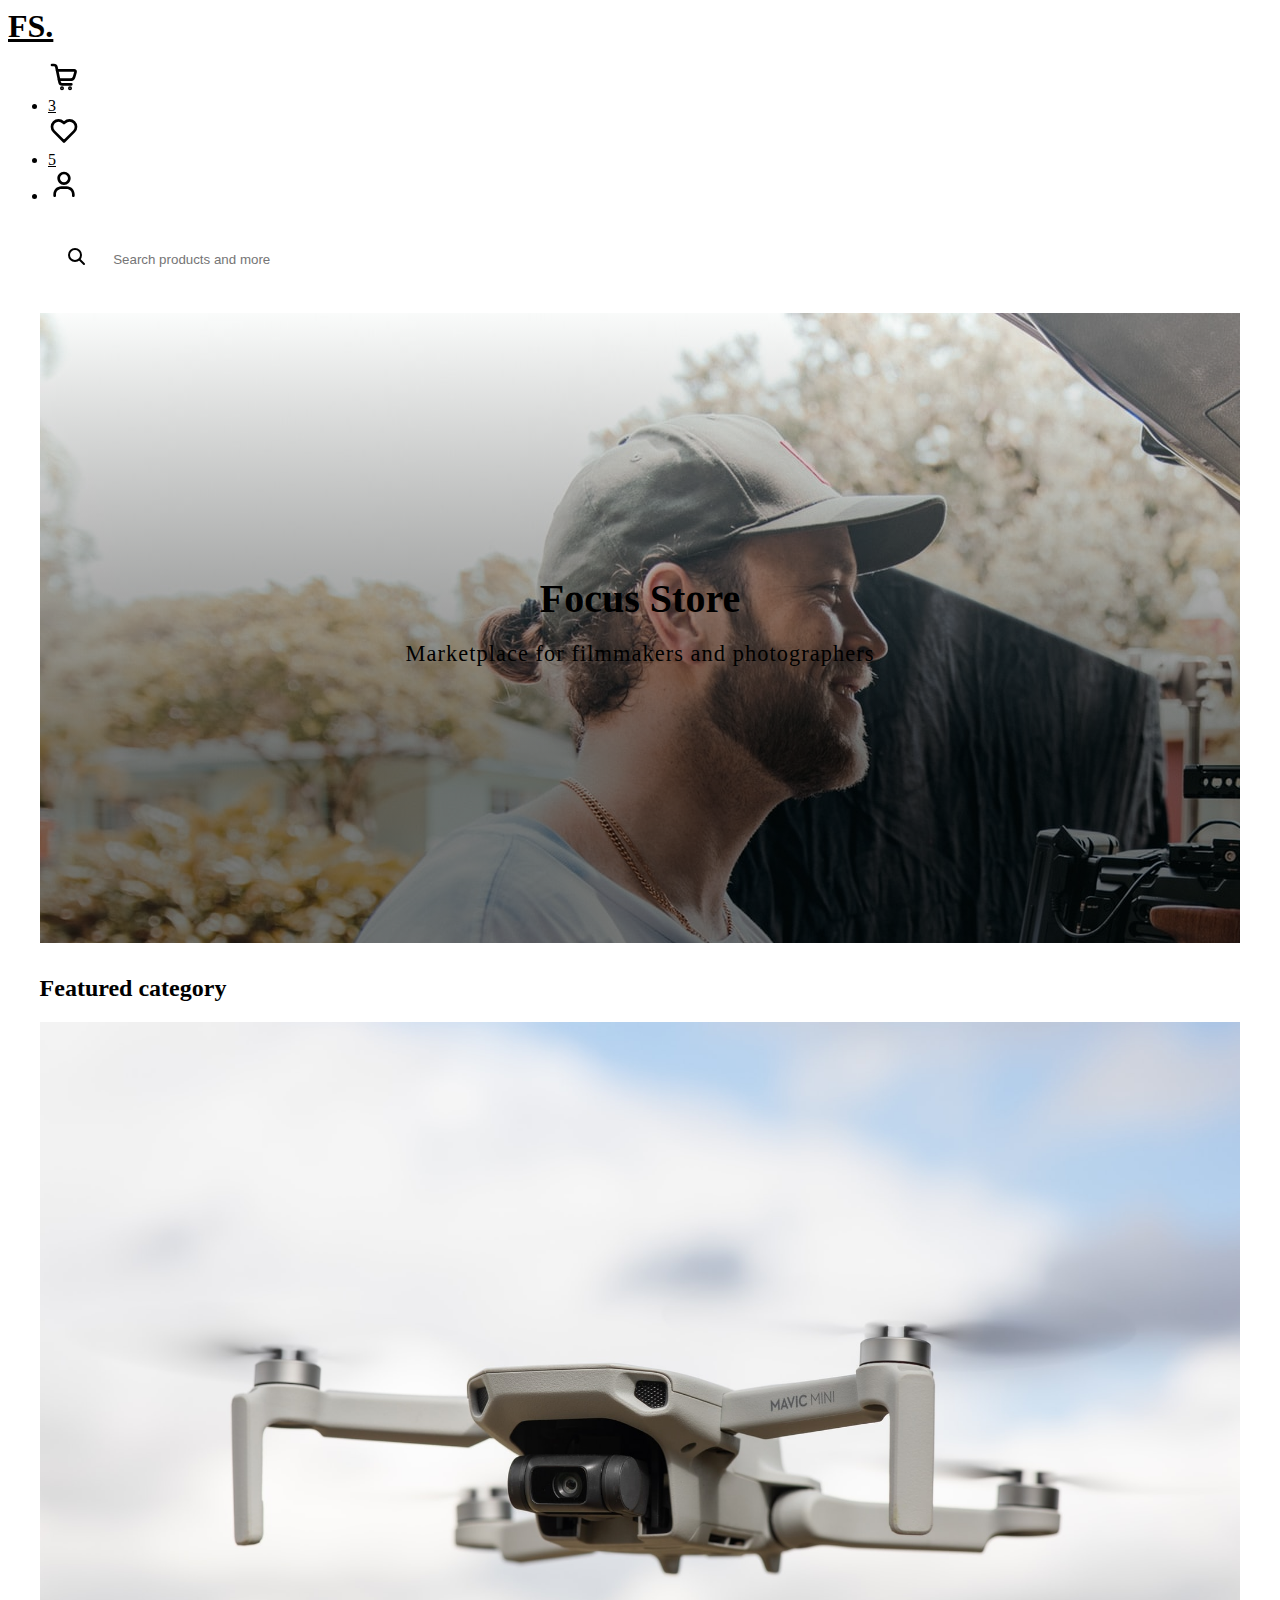
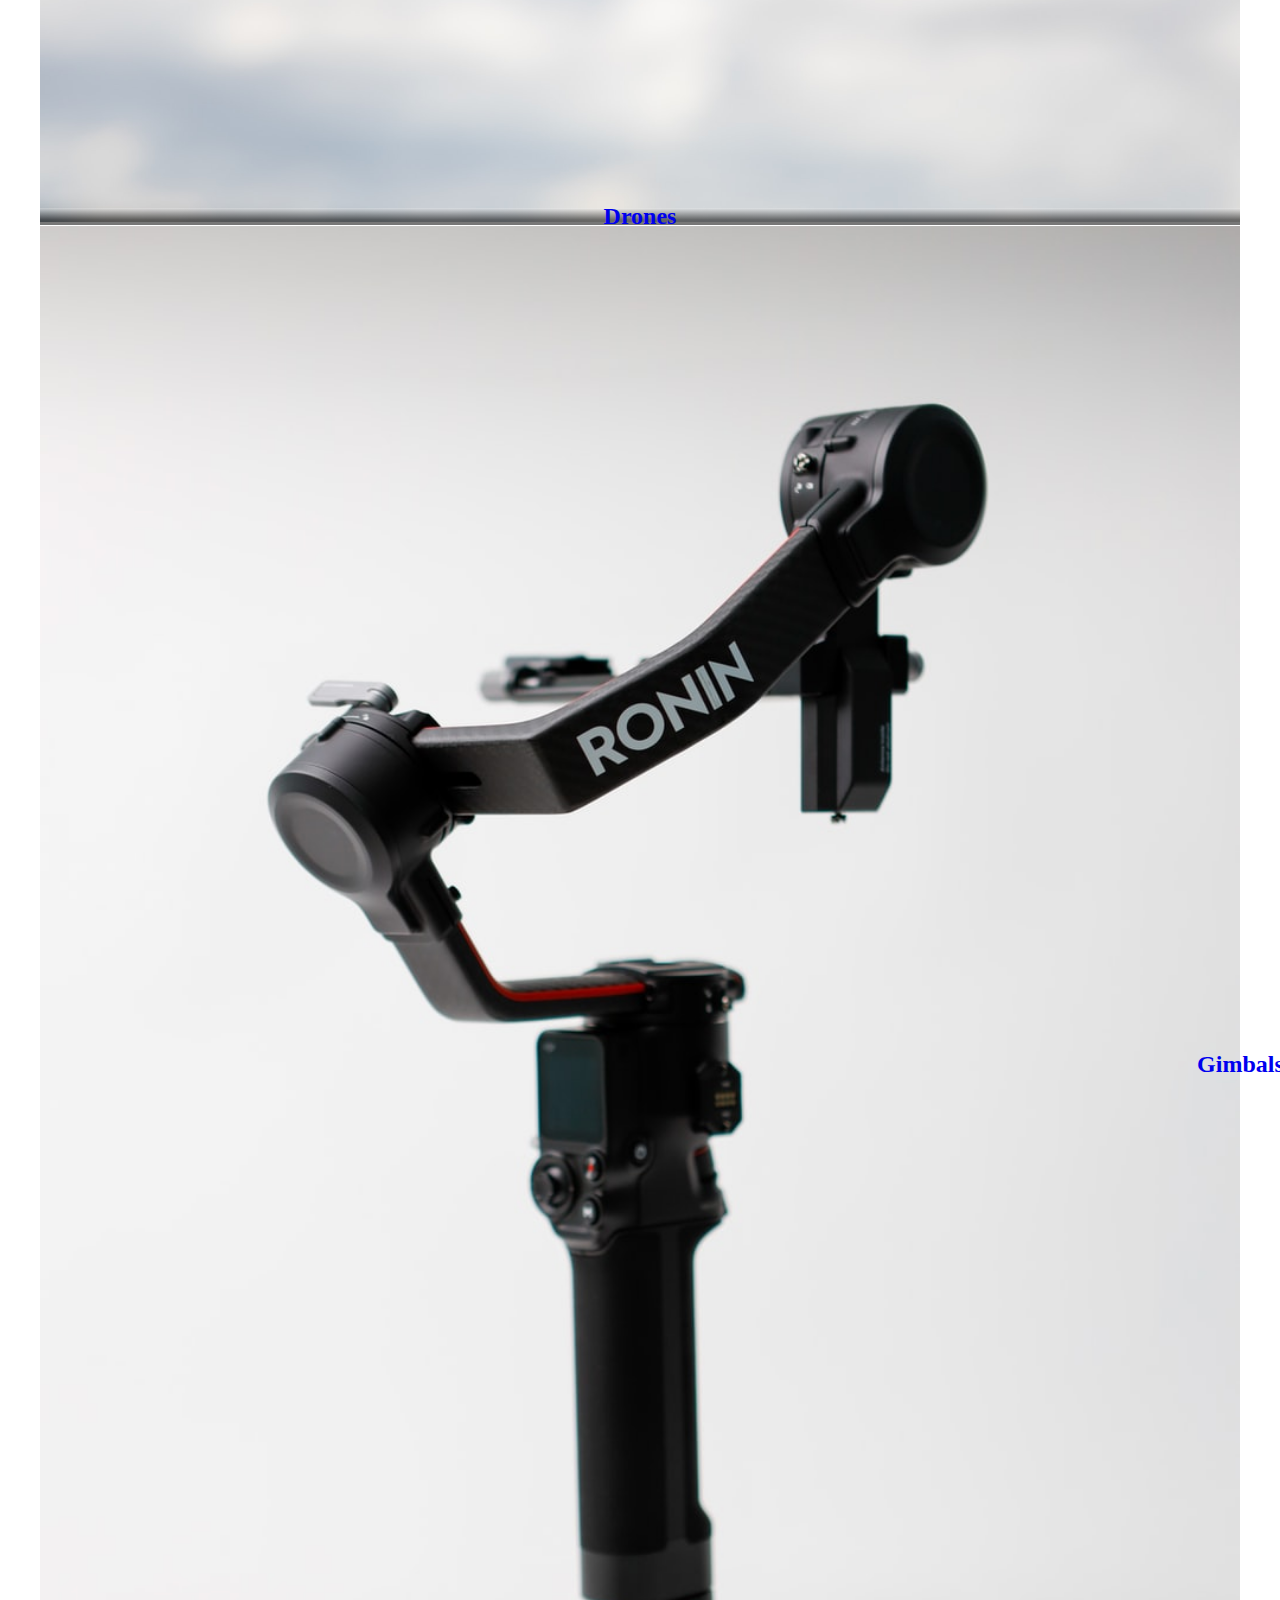
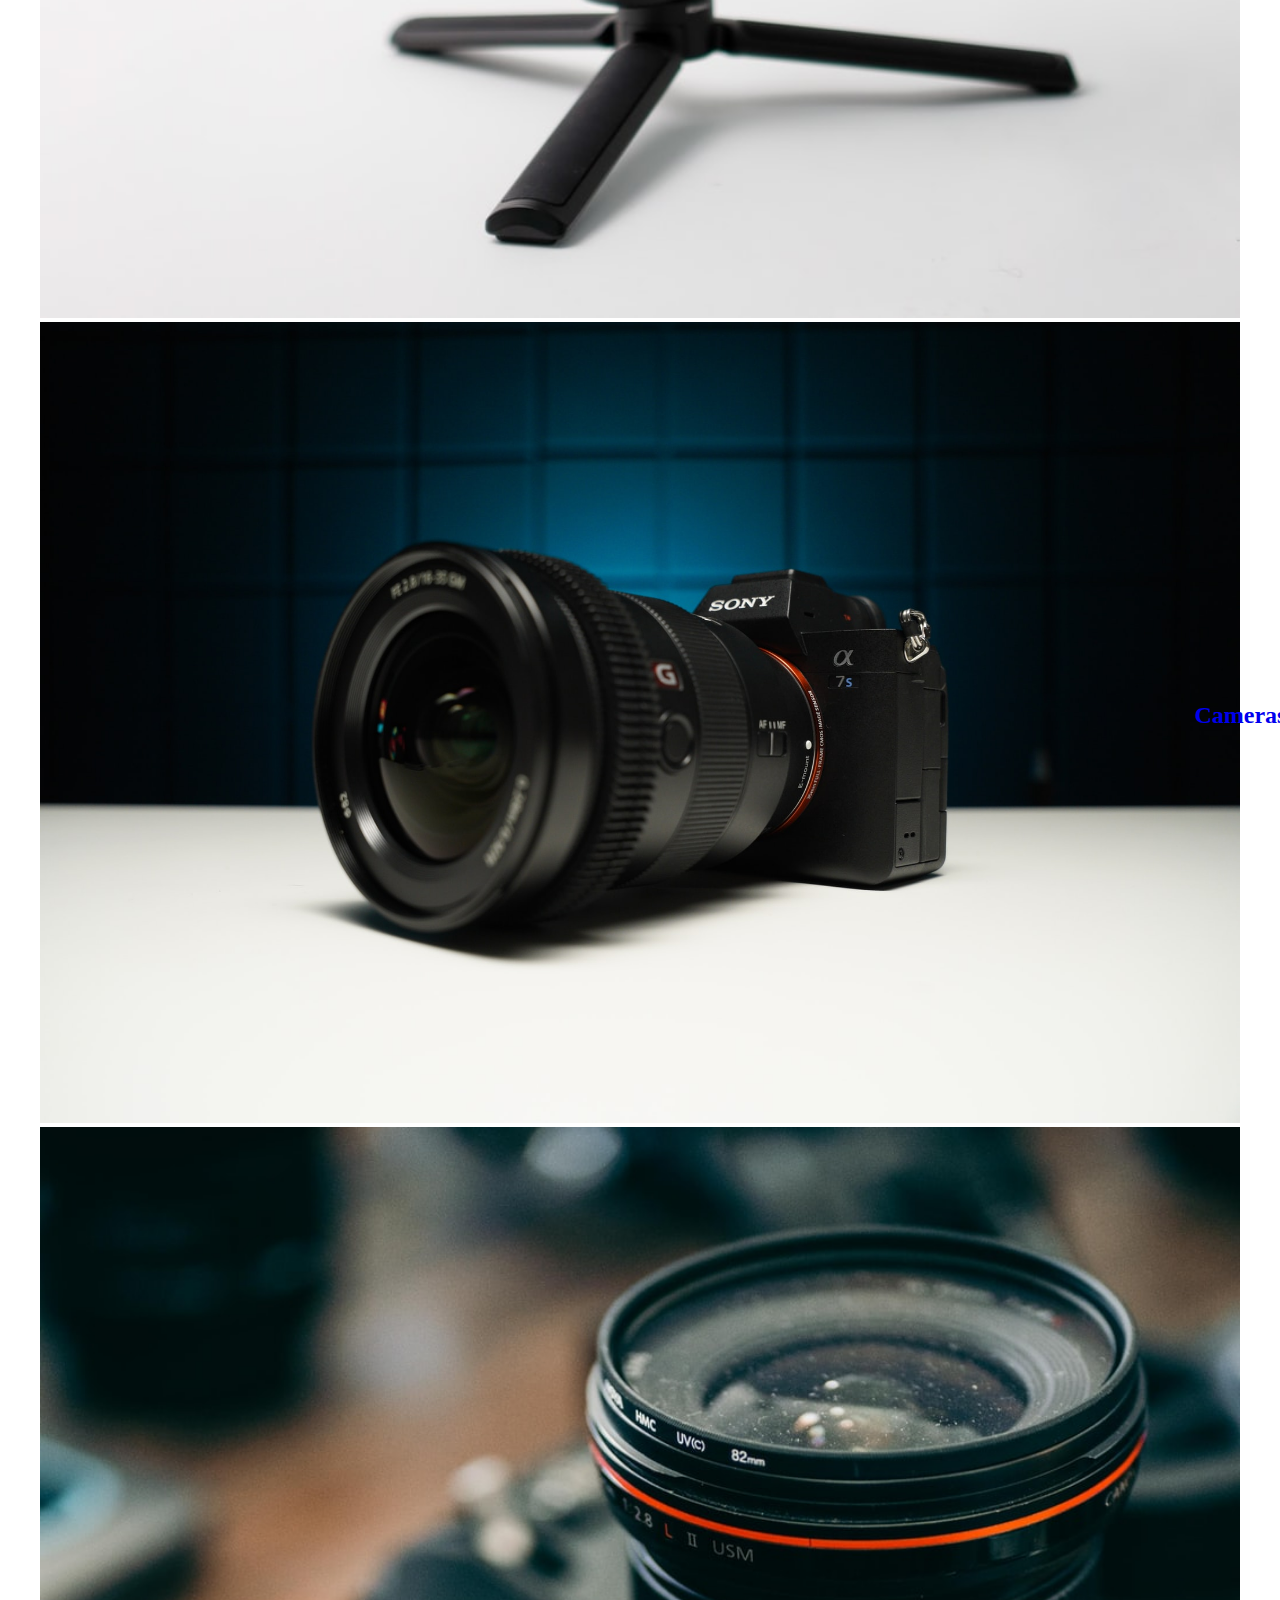
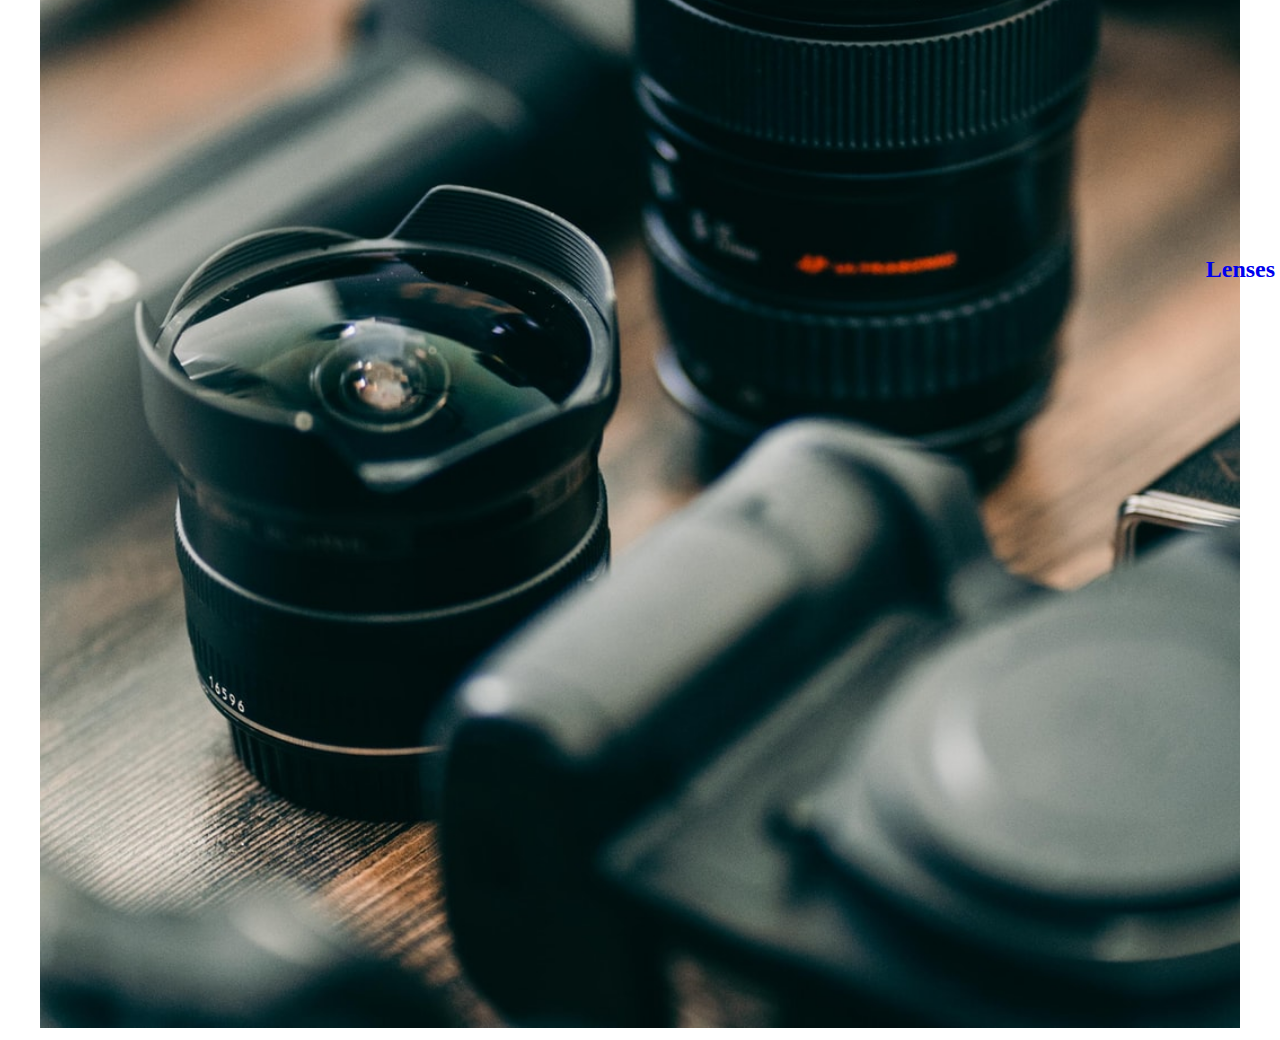
<file: index.html>
<!DOCTYPE html>
<html lang="en">
  <head>
    <meta charset="UTF-8" />
    <meta http-equiv="X-UA-Compatible" content="IE=edge" />
    <meta name="viewport" content="width=device-width, initial-scale=1.0" />
    <link
      rel="icon"
      href="data:image/svg+xml,<svg xmlns=%22http://www.w3.org/2000/svg%22 viewBox=%220 0 100 100%22><text y=%22.9em%22 font-size=%2290%22>📷</text></svg>"
    />
    <link
      href="https://fonts.googleapis.com/css?family=Material+Icons|Material+Icons+Outlined|Material+Icons+Two+Tone|Material+Icons+Round|Material+Icons+Sharp"
      rel="stylesheet"
    />
    <link
      rel="stylesheet"
      href="https://focus-ui.netlify.app/css/components.css"
    />
    <link rel="stylesheet" href="./css/home.css" />
    <title>Home | Focus Store</title>
  </head>
  <body>
    <nav class="navbar">
      <div class="logo">
        <a href="/">FS.</a>
      </div>

      <ul role="list" class="links">
        <li>
          <a class="nav-link" href="./pages/cart.html">
            <div class="icon-badge">
              <img class="icon" src="./assets/icons/cart.svg" alt="cart icon" />
              <div>3</div>
            </div>
          </a>
        </li>
        <li>
          <a class="nav-link" href="./pages/wishlist.html">
            <div class="icon-badge">
              <img
                class="icon"
                src="./assets/icons/wishlist.svg"
                alt="wishlist"
              />
              <div>5</div>
            </div>
          </a>
        </li>
        <li>
          <a class="nav-link" href="./pages/signup.html">
            <div class="icon-badge">
              <img
                class="icon"
                src="./assets/icons/user.svg"
                alt="user-profile icon"
              />
            </div>
          </a>
        </li>
      </ul>
    </nav>

    <div class="wrapper">
      <div class="search-bar">
        <label for="search">
          <img
            class="search-bar-icon"
            src="./assets/icons/search.svg"
            alt="search icon"
          />
        </label>
        <input
          id="search"
          type="text"
          autocomplete="off"
          placeholder="Search products and more"
        />
      </div>

      <header class="hero-section">
        <div class="overlay">
          <h1 class="hero-title">Focus Store</h1>
          <p class="hero-description">
            Marketplace for filmmakers and photographers
          </p>
        </div>
        <img src="./assets/hero section/hero-banner.jpeg" alt="hero banner" />
      </header>

      <h2 class="text-xl text-center m-xl-tb">Featured category</h2>

      <div class="grid-container auto m-md-tb">
        <a href="./pages/drones.html" class="category-card">
          <div class="overlay">
            <h2>Drones</h2>
          </div>
          <img src="./assets/category/drone.jpeg" alt="drone" />
        </a>
        <a href="./pages/gimbals.html" class="category-card">
          <div class="overlay">
            <h2>Gimbals</h2>
          </div>
          <img src="./assets/category/gimbal.jpeg" alt="gimbal" />
        </a>
        <a href="./pages/cameras.html" class="category-card">
          <div class="overlay">
            <h2>Cameras</h2>
          </div>
          <img src="./assets/category/camera.jpeg" alt="camera" />
        </a>
        <a href="./pages/lenses.html" class="category-card">
          <div class="overlay">
            <h2>Lenses</h2>
          </div>
          <img src="./assets/category/lenses.jpeg" alt="lenses" />
        </a>
      </div>
    </div>
  </body>
</html>
</file>
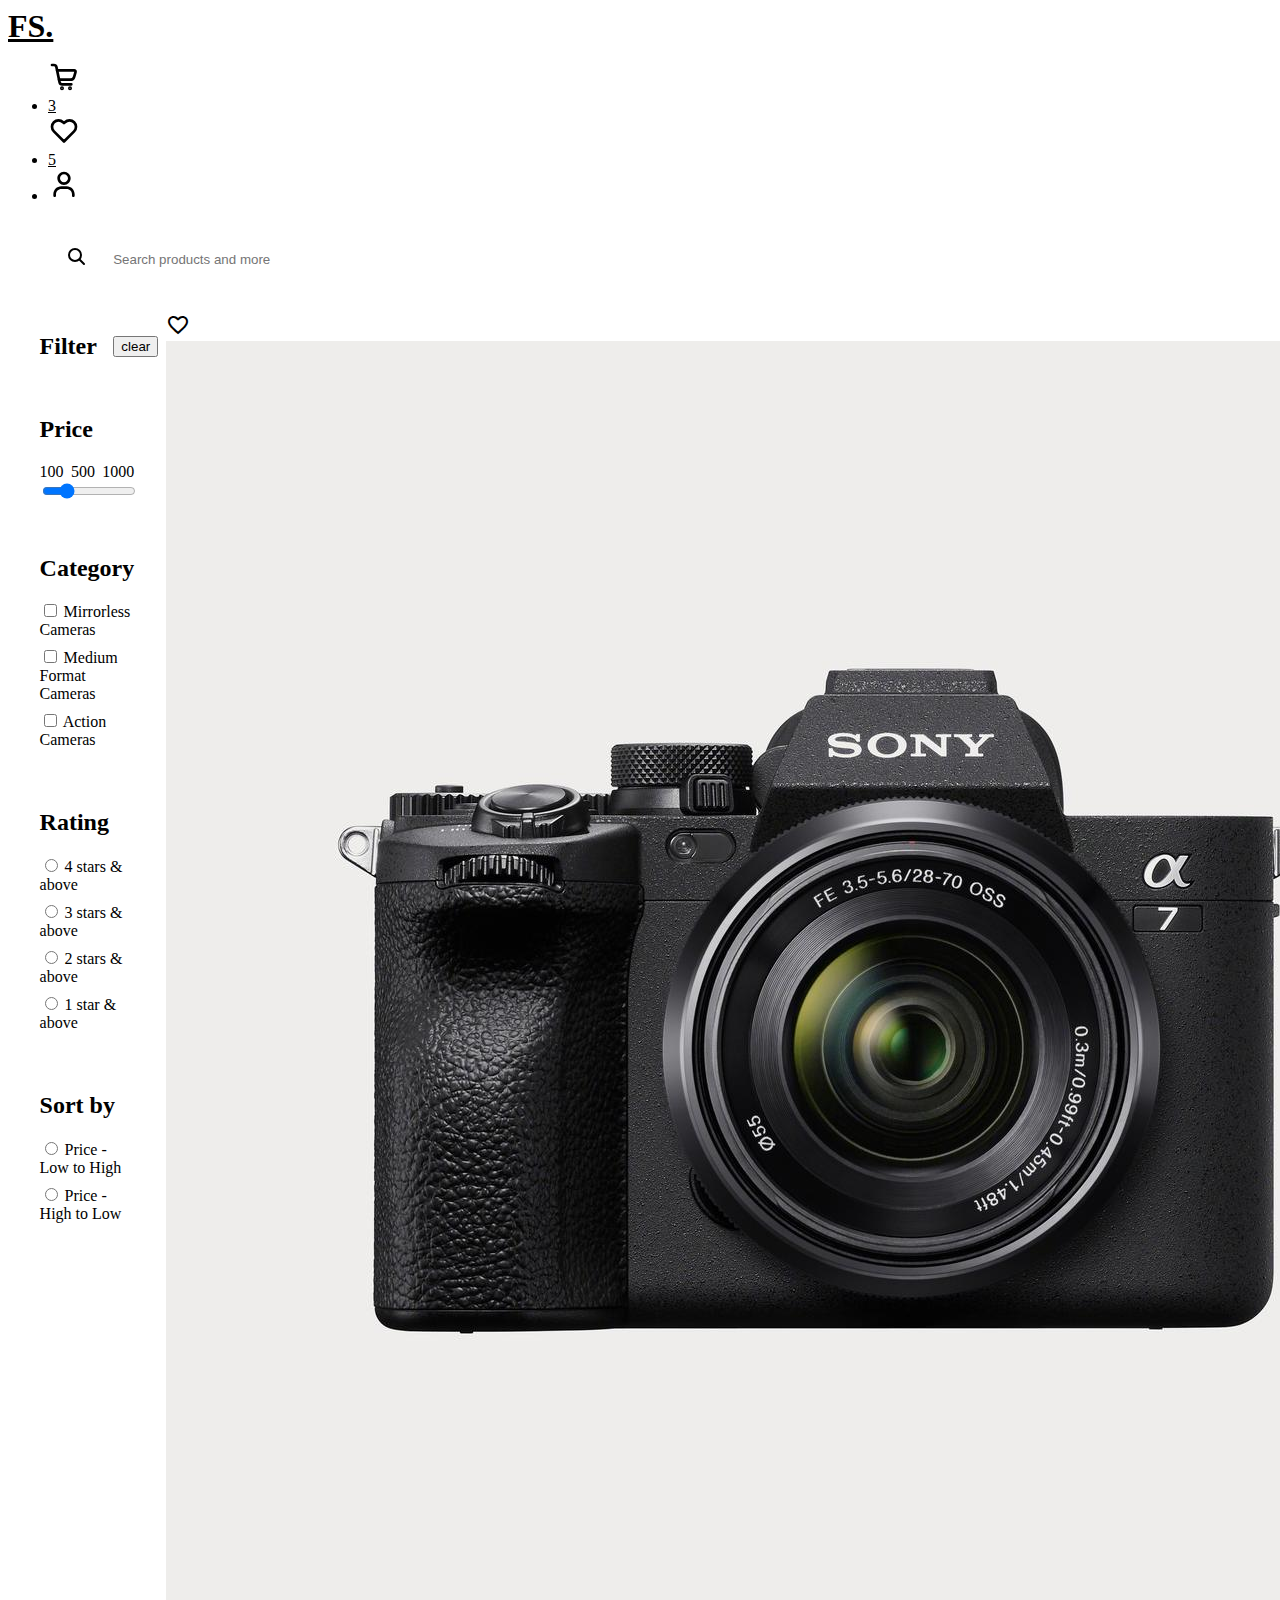
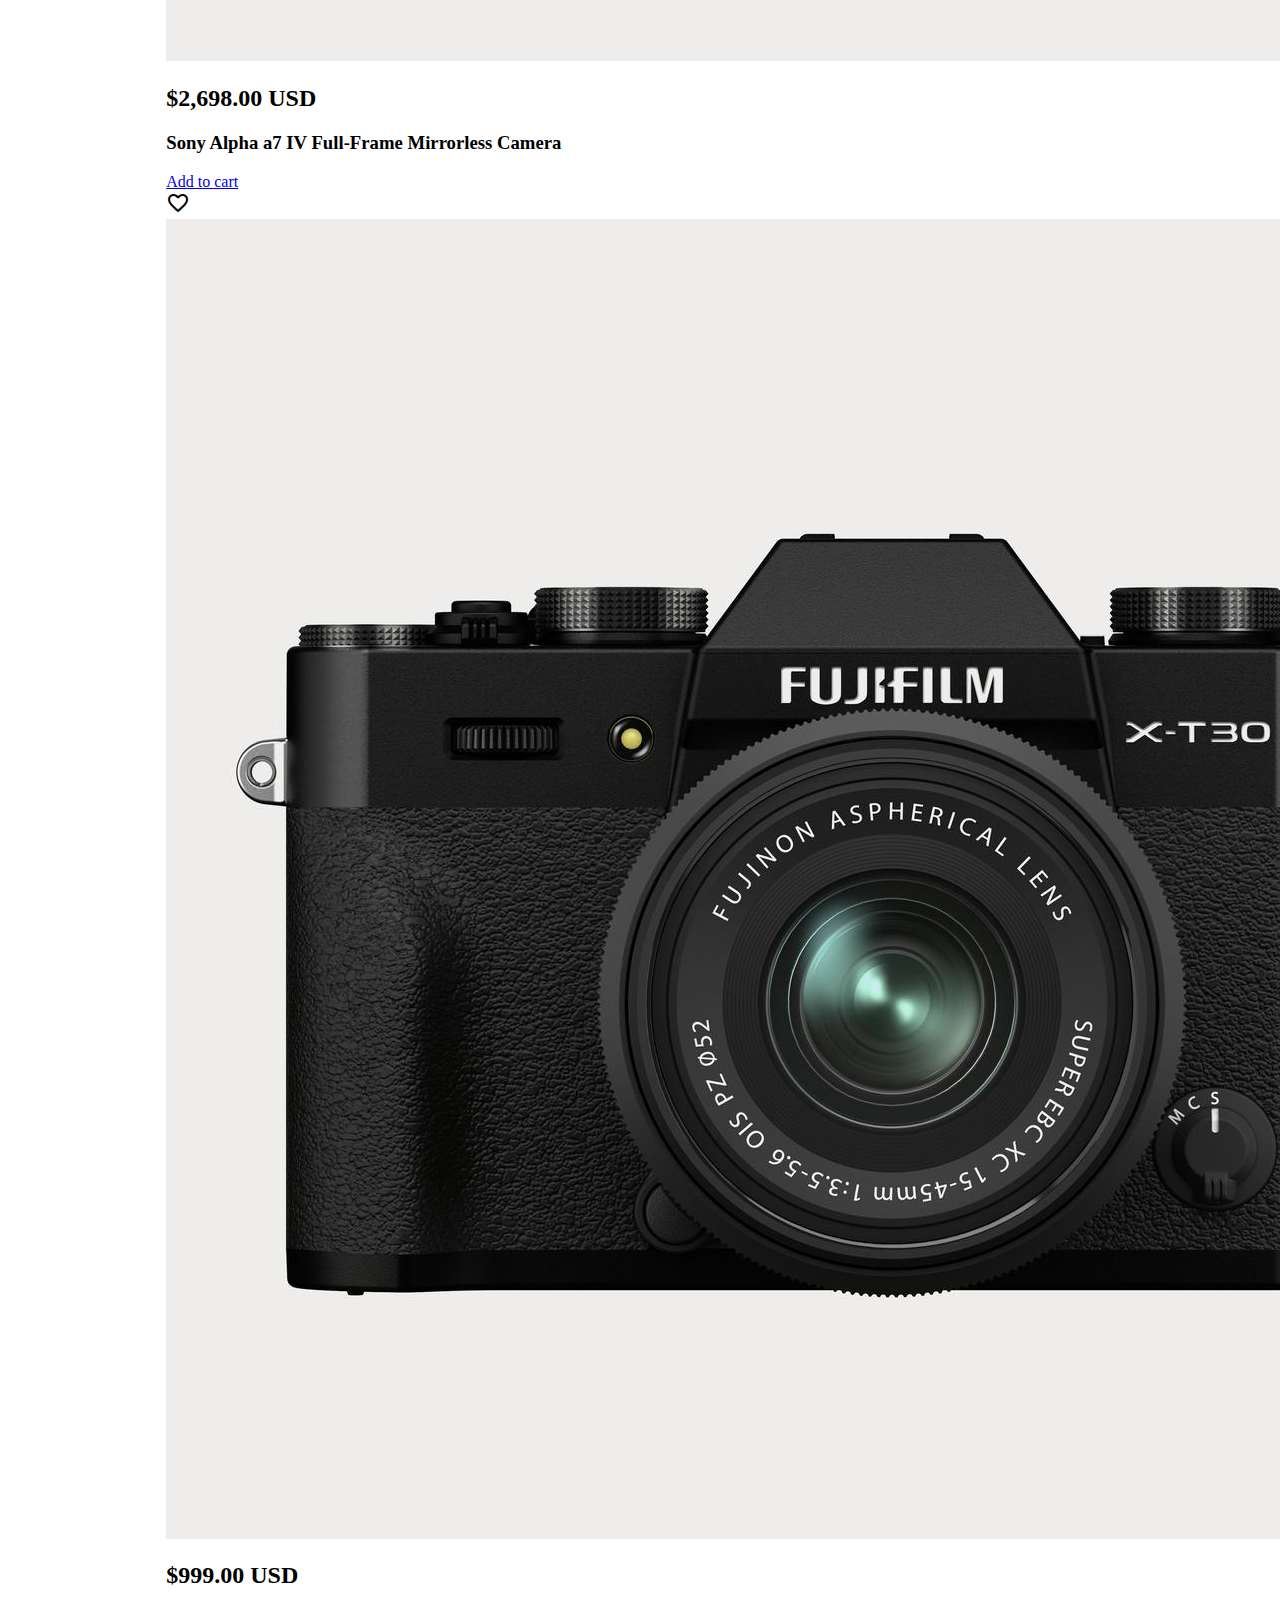
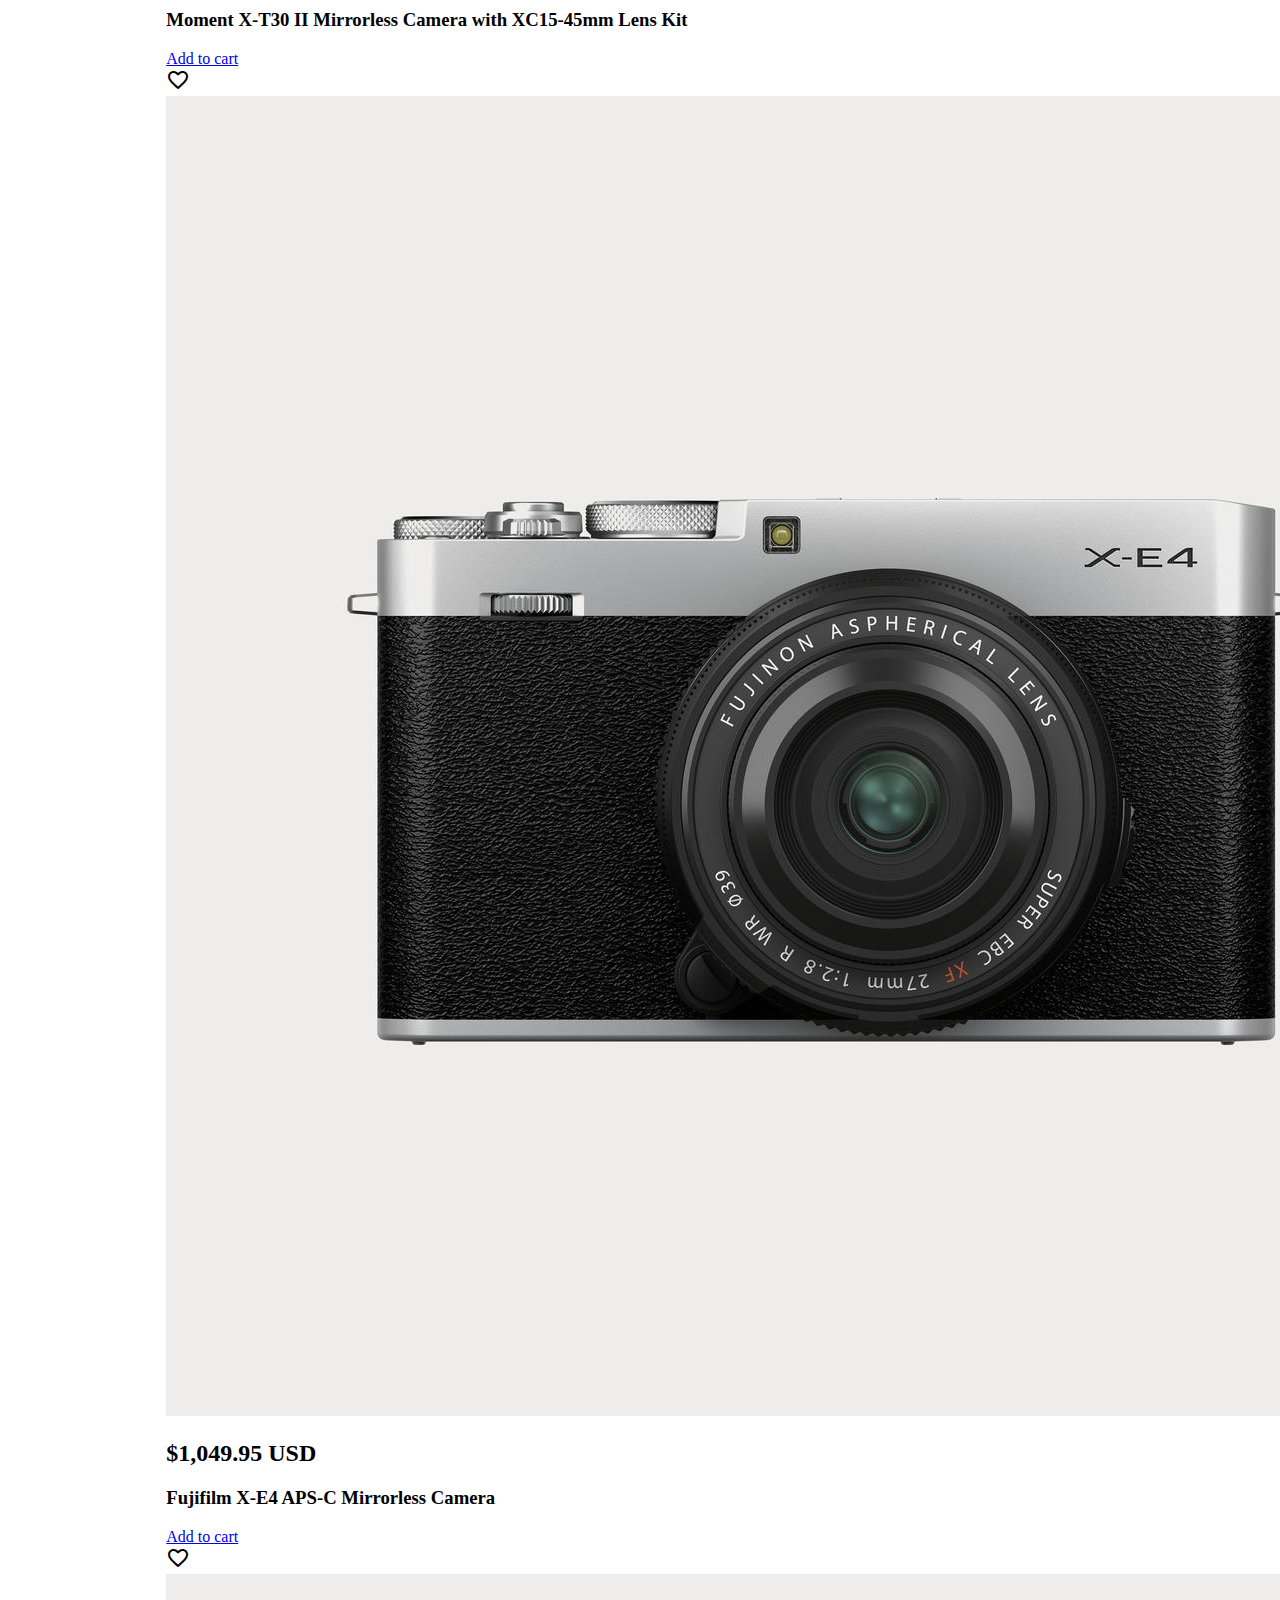
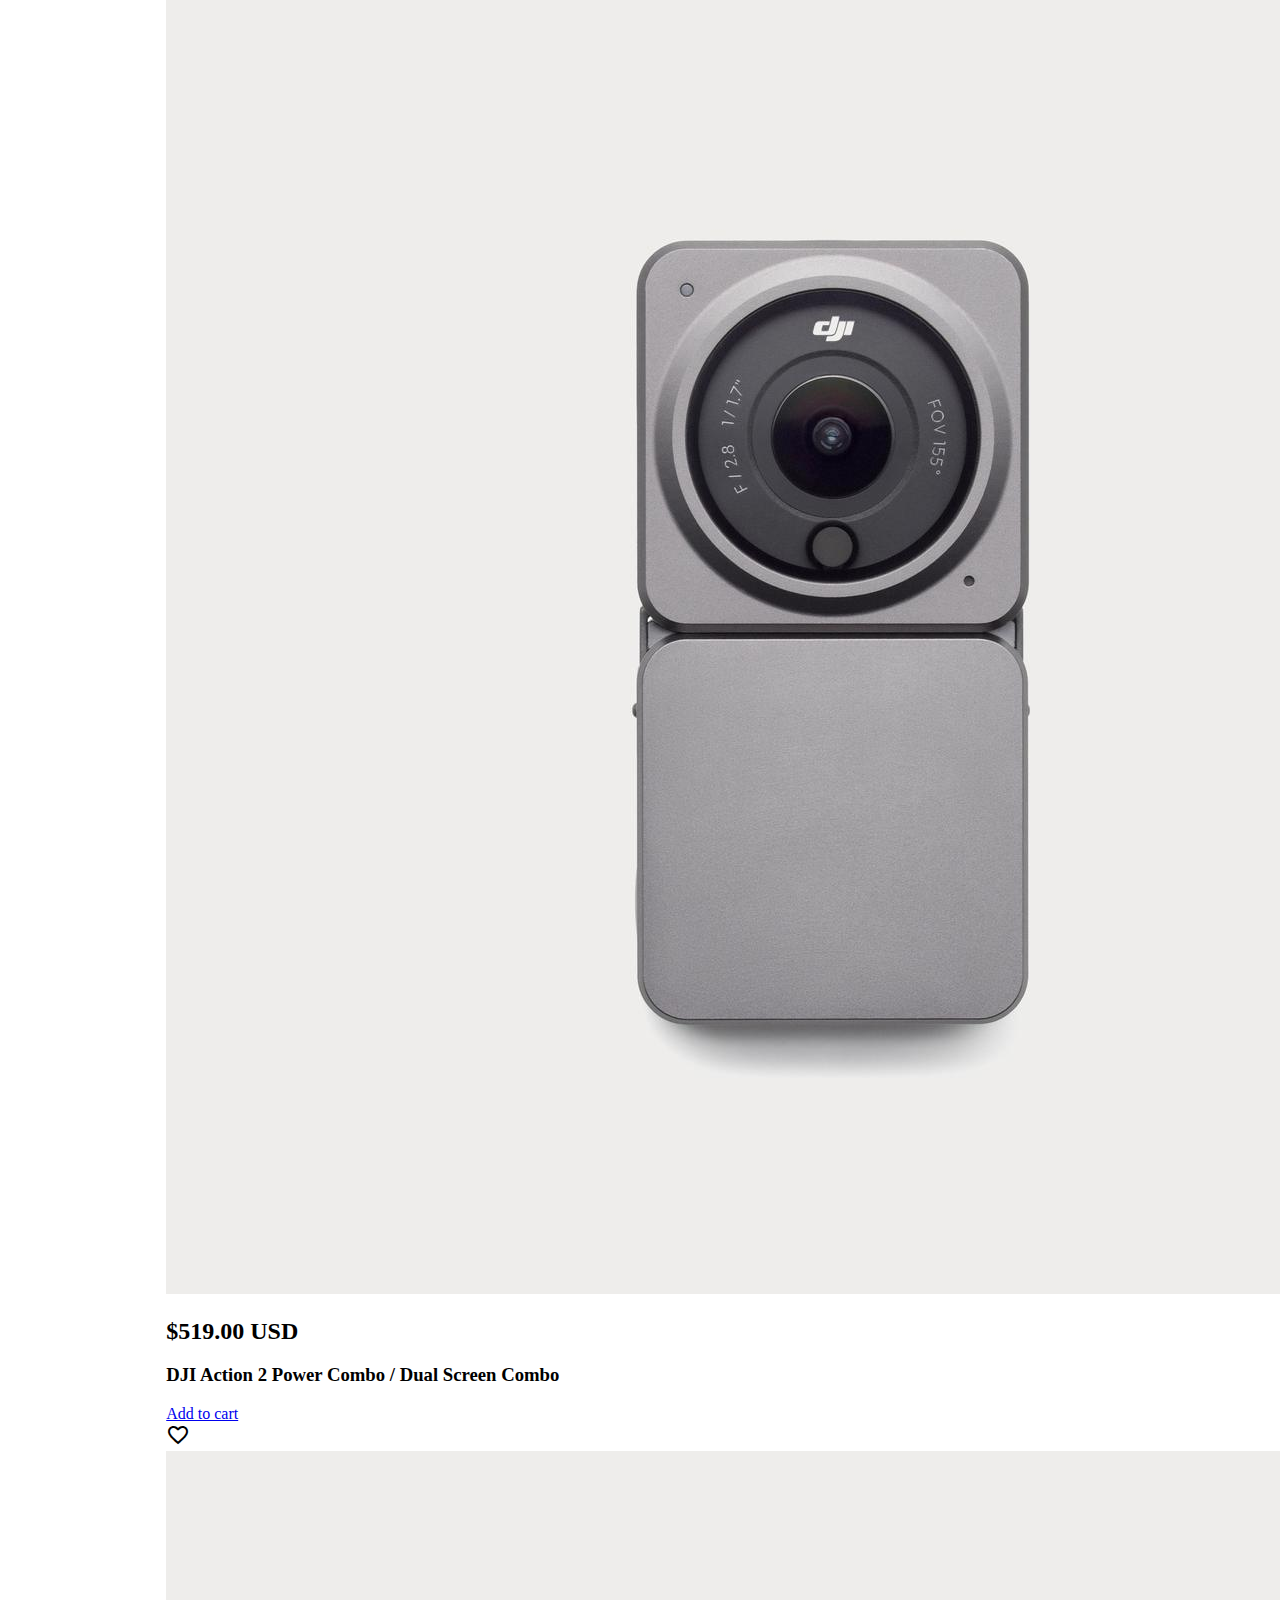
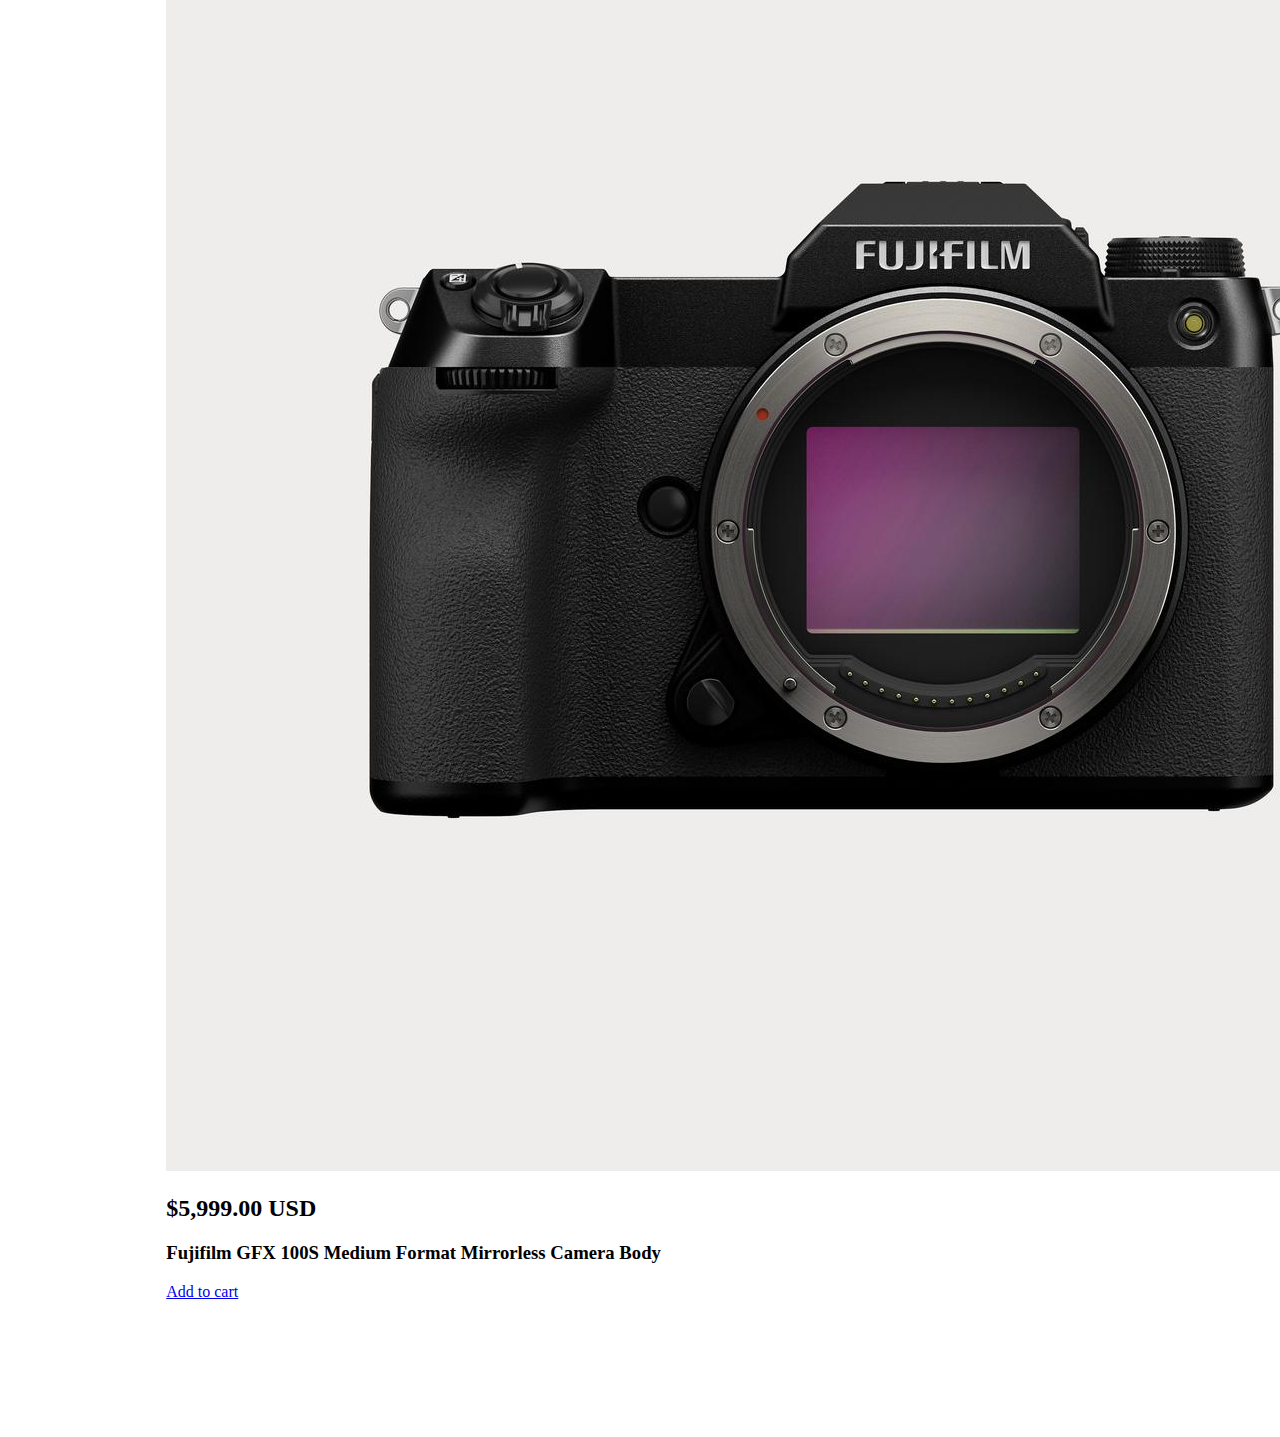
<file: pages/cameras.html>
<!DOCTYPE html>
<html lang="en">
  <head>
    <meta charset="UTF-8" />
    <meta http-equiv="X-UA-Compatible" content="IE=edge" />
    <meta name="viewport" content="width=device-width, initial-scale=1.0" />
    <link
      rel="icon"
      href="data:image/svg+xml,<svg xmlns=%22http://www.w3.org/2000/svg%22 viewBox=%220 0 100 100%22><text y=%22.9em%22 font-size=%2290%22>📷</text></svg>"
    />
    <link
      href="https://fonts.googleapis.com/css?family=Material+Icons|Material+Icons+Outlined|Material+Icons+Two+Tone|Material+Icons+Round|Material+Icons+Sharp"
      rel="stylesheet"
    />
    <link
      rel="stylesheet"
      href="https://focus-ui.netlify.app/css/components.css"
    />
    <link rel="stylesheet" href="../css/product.css" />
    <title>Cameras | Focus Store</title>
  </head>
  <body>
    <nav class="navbar">
      <div class="logo">
        <a href="../index.html">FS.</a>
      </div>

      <ul role="list" class="links">
        <li>
          <a class="nav-link" href="./cart.html">
            <div class="icon-badge">
              <img
                class="icon"
                src="../assets/icons/cart.svg"
                alt="cart icon"
              />
              <div>3</div>
            </div>
          </a>
        </li>
        <li>
          <a class="nav-link" href="./wishlist.html">
            <div class="icon-badge">
              <img
                class="icon"
                src="../assets/icons/wishlist.svg"
                alt="wishlist"
              />
              <div>5</div>
            </div>
          </a>
        </li>
        <li>
          <a class="nav-link" href="./signup.html">
            <div class="icon-badge">
              <img
                class="icon"
                src="../assets/icons/user.svg"
                alt="user-profile icon"
              />
            </div>
          </a>
        </li>
      </ul>
    </nav>

    <div class="wrapper">
      <div class="search-bar">
        <label for="search">
          <img
            class="search-bar-icon"
            src="../assets/icons/search.svg"
            alt="search icon"
          />
        </label>
        <input
          id="search"
          type="text"
          autocomplete="off"
          placeholder="Search products and more"
        />
      </div>
      <div class="filter-mobile">
        <div class="filter-header">
          <div>
            <span class="material-icons-outlined icon-filter">
              filter_list
            </span>
            <span>Filter</span>
          </div>
          <span class="material-icons-outlined icon-expand"> expand_less </span>
        </div>
        <div class="filter-body">
          <div class="filter-controls m-xs-b">
            <button class="btn btn-secondary">clear</button>
          </div>

          <div class="filter-section">
            <h2 class="text-base">Price</h2>
            <div class="slider-range m-xs-t">
              <span>100</span>
              <span>500</span>
              <span>1000</span>
            </div>
            <input
              class="slider"
              type="range"
              min="100"
              max="1000"
              value="300"
            />
          </div>
          <div class="filter-section">
            <h2 class="text-base">Category</h2>
            <label for="Mirrorless-Cameras">
              <input
                type="checkbox"
                name="Mirrorless-Cameras"
                id="Mirrorless-Cameras"
              />
              Mirrorless Cameras
            </label>
            <label for="Medium-Format-Cameras">
              <input
                type="checkbox"
                name="Medium-Format-Cameras"
                id="Medium-Format-Cameras"
              />
              Medium Format Cameras
            </label>
            <label for="Action-Cameras">
              <input
                type="checkbox"
                name="Action-Cameras"
                id="Action-Cameras"
              />
              Action Cameras
            </label>
          </div>
          <div class="filter-section">
            <h2 class="text-base">Rating</h2>
            <label for="4-stars-&-above">
              <input type="radio" name="rating" id="4-stars-&-above" />
              4 stars & above
            </label>
            <label for="3-stars-&-above">
              <input type="radio" name="rating" id="3-stars-&-above" />
              3 stars & above
            </label>
            <label for="2-stars-&-above">
              <input type="radio" name="rating" id="2-stars-&-above" />
              2 stars & above
            </label>
            <label for="1-star-&-above">
              <input type="radio" name="rating" id="1-star-&-above" />
              1 star & above
            </label>
          </div>
          <div class="filter-section">
            <h2 class="text-base">Sort by</h2>
            <label for="low-to-high">
              <input type="radio" name="sort-by-price" id="low-to-high" />
              Price - Low to High
            </label>
            <label for="high-to-low">
              <input type="radio" name="sort-by-price" id="high-to-low" />
              Price - High to Low
            </label>
          </div>
        </div>
      </div>
      <div class="main-wrapper">
        <aside class="sidebar-filter">
          <div class="filter-controls m-xs-b">
            <h2 class="text-base">Filter</h2>
            <button class="btn btn-secondary">clear</button>
          </div>

          <div class="filter-section">
            <h2 class="text-base">Price</h2>
            <div class="slider-range m-xs-t">
              <span>100</span>
              <span>500</span>
              <span>1000</span>
            </div>
            <input
              class="slider"
              type="range"
              min="100"
              max="1000"
              value="300"
            />
          </div>
          <div class="filter-section">
            <h2 class="text-base">Category</h2>
            <label for="Mirrorless-Cameras">
              <input
                type="checkbox"
                name="Mirrorless-Cameras"
                id="Mirrorless-Cameras"
              />
              Mirrorless Cameras
            </label>
            <label for="Medium-Format-Cameras">
              <input
                type="checkbox"
                name="Medium-Format-Cameras"
                id="Medium-Format-Cameras"
              />
              Medium Format Cameras
            </label>
            <label for="Action-Cameras">
              <input
                type="checkbox"
                name="Action-Cameras"
                id="Action-Cameras"
              />
              Action Cameras
            </label>
          </div>
          <div class="filter-section">
            <h2 class="text-base">Rating</h2>
            <label for="4-stars-&-above">
              <input type="radio" name="rating" id="4-stars-&-above" />
              4 stars & above
            </label>
            <label for="3-stars-&-above">
              <input type="radio" name="rating" id="3-stars-&-above" />
              3 stars & above
            </label>
            <label for="2-stars-&-above">
              <input type="radio" name="rating" id="2-stars-&-above" />
              2 stars & above
            </label>
            <label for="1-star-&-above">
              <input type="radio" name="rating" id="1-star-&-above" />
              1 star & above
            </label>
          </div>
          <div class="filter-section">
            <h2 class="text-base">Sort by</h2>
            <label for="low-to-high">
              <input type="radio" name="sort-by-price" id="low-to-high" />
              Price - Low to High
            </label>
            <label for="high-to-low">
              <input type="radio" name="sort-by-price" id="high-to-low" />
              Price - High to Low
            </label>
          </div>
        </aside>
        <main class="main-content grid-container auto">
          <div class="card">
            <span class="material-icons-outlined card-icon-like">
              favorite_border
            </span>
            <div class="card-header m-xs-tb">
              <img
                class="card-img m-xs-tb"
                src="../assets/product/cameras/sony-alpha-a7-IV.jpeg"
                alt="..."
              />
            </div>
            <div class="card-body m-xs-tb">
              <h2 class="item-price m-xs-tb">$2,698.00 USD</h2>
              <h3 class="card-title m-xs-tb">
                Sony Alpha a7 IV Full-Frame Mirrorless Camera
              </h3>
            </div>
            <div class="card-footer m-xs-tb">
              <a class="btn btn-primary card-btn" href="#">Add to cart</a>
            </div>
          </div>
          <div class="card">
            <span class="material-icons-outlined card-icon-like">
              favorite_border
            </span>
            <div class="card-header m-xs-tb">
              <img
                class="card-img m-xs-tb"
                src="../assets/product/cameras/X-130-II.jpeg"
                alt="..."
              />
            </div>
            <div class="card-body m-xs-tb">
              <h2 class="item-price m-xs-tb">$999.00 USD</h2>
              <h3 class="card-title m-xs-tb">
                Moment X-T30 II Mirrorless Camera with XC15-45mm Lens Kit
              </h3>
            </div>
            <div class="card-footer m-xs-tb">
              <a class="btn btn-primary card-btn" href="#">Add to cart</a>
            </div>
          </div>
          <div class="card">
            <span class="material-icons-outlined card-icon-like">
              favorite_border
            </span>
            <div class="card-header m-xs-tb">
              <img
                class="card-img m-xs-tb"
                src="../assets/product/cameras/fujifilm-X-E4.jpeg"
                alt="..."
              />
            </div>
            <div class="card-body m-xs-tb">
              <h2 class="item-price m-xs-tb">$1,049.95 USD</h2>
              <h3 class="card-title m-xs-tb">
                Fujifilm X-E4 APS-C Mirrorless Camera
              </h3>
            </div>
            <div class="card-footer m-xs-tb">
              <a class="btn btn-primary card-btn" href="#">Add to cart</a>
            </div>
          </div>
          <div class="card">
            <span class="material-icons-outlined card-icon-like">
              favorite_border
            </span>
            <div class="card-header m-xs-tb">
              <img
                class="card-img m-xs-tb"
                src="../assets/product/cameras/DJI-Action-2.jpeg"
                alt="..."
              />
            </div>
            <div class="card-body m-xs-tb">
              <h2 class="item-price m-xs-tb">$519.00 USD</h2>
              <h3 class="card-title m-xs-tb">
                DJI Action 2 Power Combo / Dual Screen Combo
              </h3>
            </div>
            <div class="card-footer m-xs-tb">
              <a class="btn btn-primary card-btn" href="#">Add to cart</a>
            </div>
          </div>
          <div class="card">
            <span class="material-icons-outlined card-icon-like">
              favorite_border
            </span>
            <div class="card-header m-xs-tb">
              <img
                class="card-img m-xs-tb"
                src="../assets/product/cameras/fujifilm-GFX-100S.jpeg"
                alt="..."
              />
            </div>
            <div class="card-body m-xs-tb">
              <h2 class="item-price m-xs-tb">$5,999.00 USD</h2>
              <h3 class="card-title m-xs-tb">
                Fujifilm GFX 100S Medium Format Mirrorless Camera Body
              </h3>
            </div>
            <div class="card-footer m-xs-tb">
              <a class="btn btn-primary card-btn" href="#">Add to cart</a>
            </div>
          </div>
        </main>
      </div>
    </div>
    <script src="../scripts/filter.js"></script>
  </body>
</html>
</file>
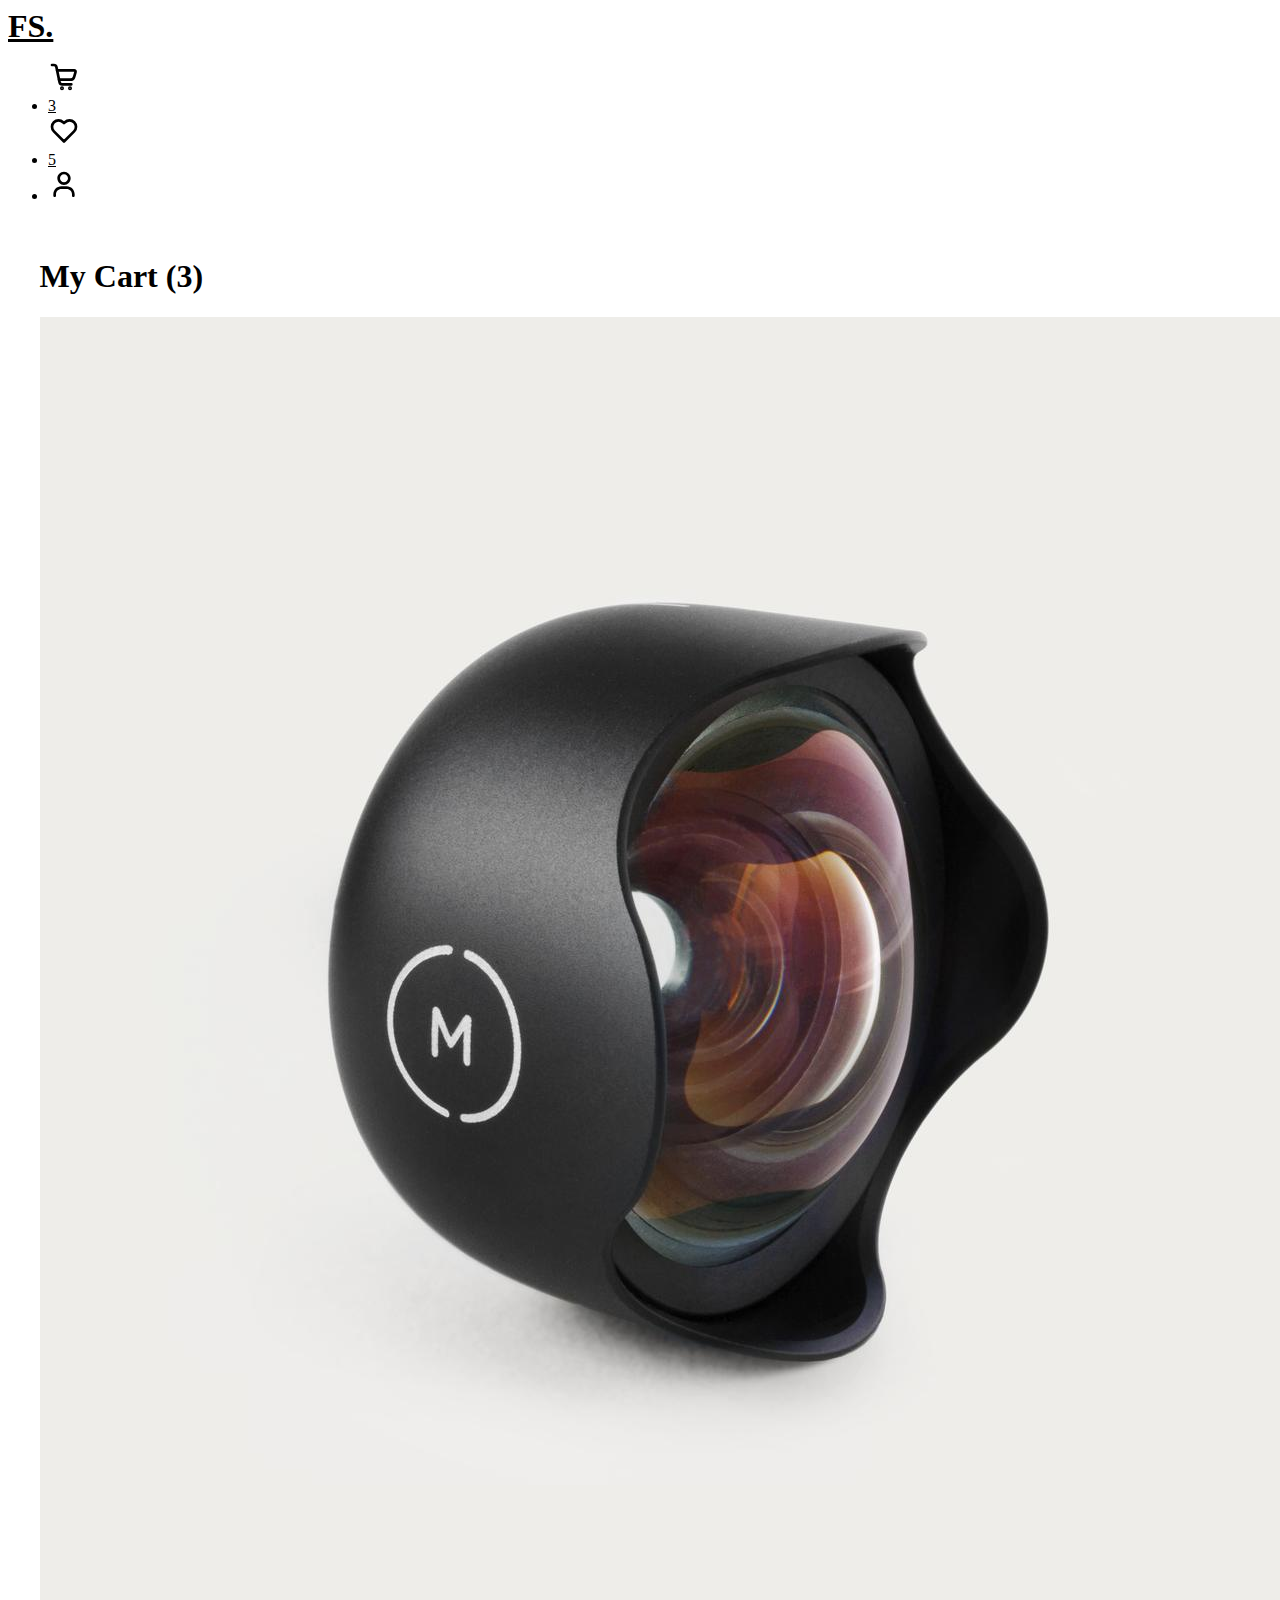
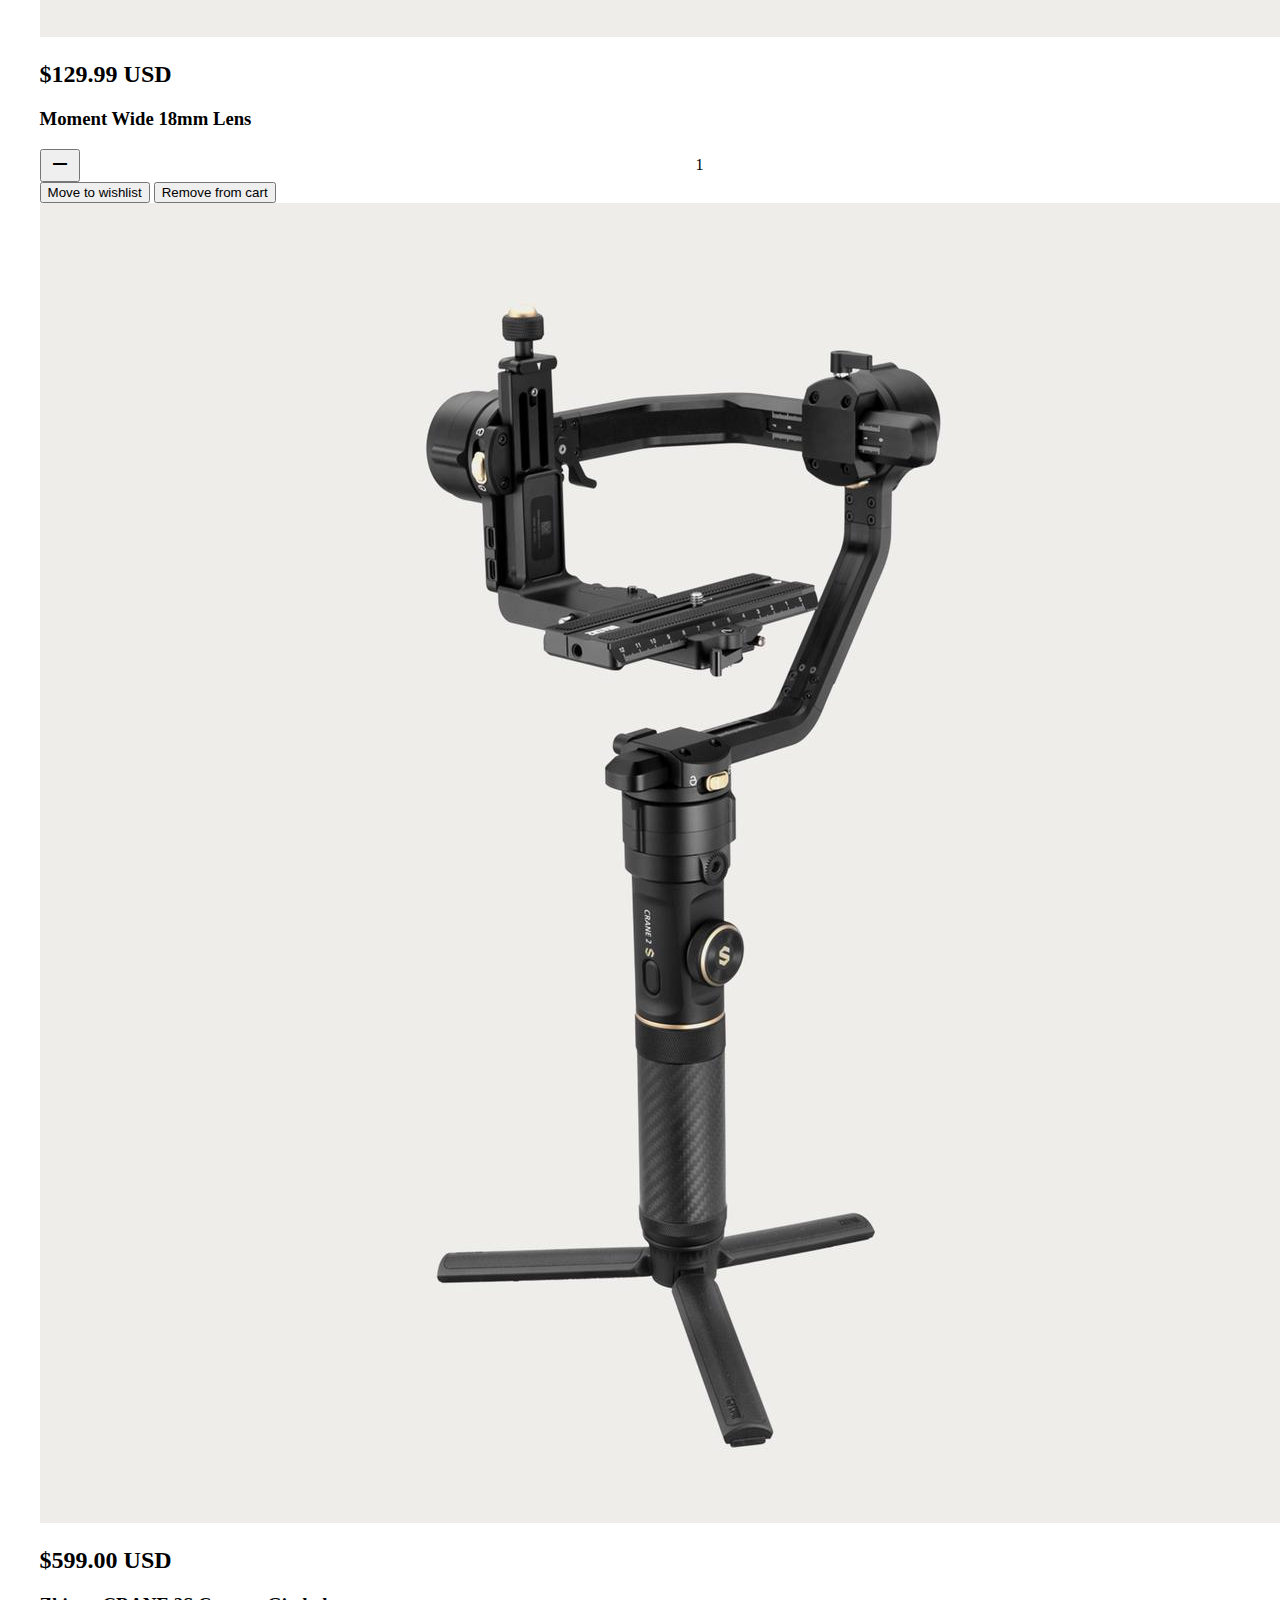
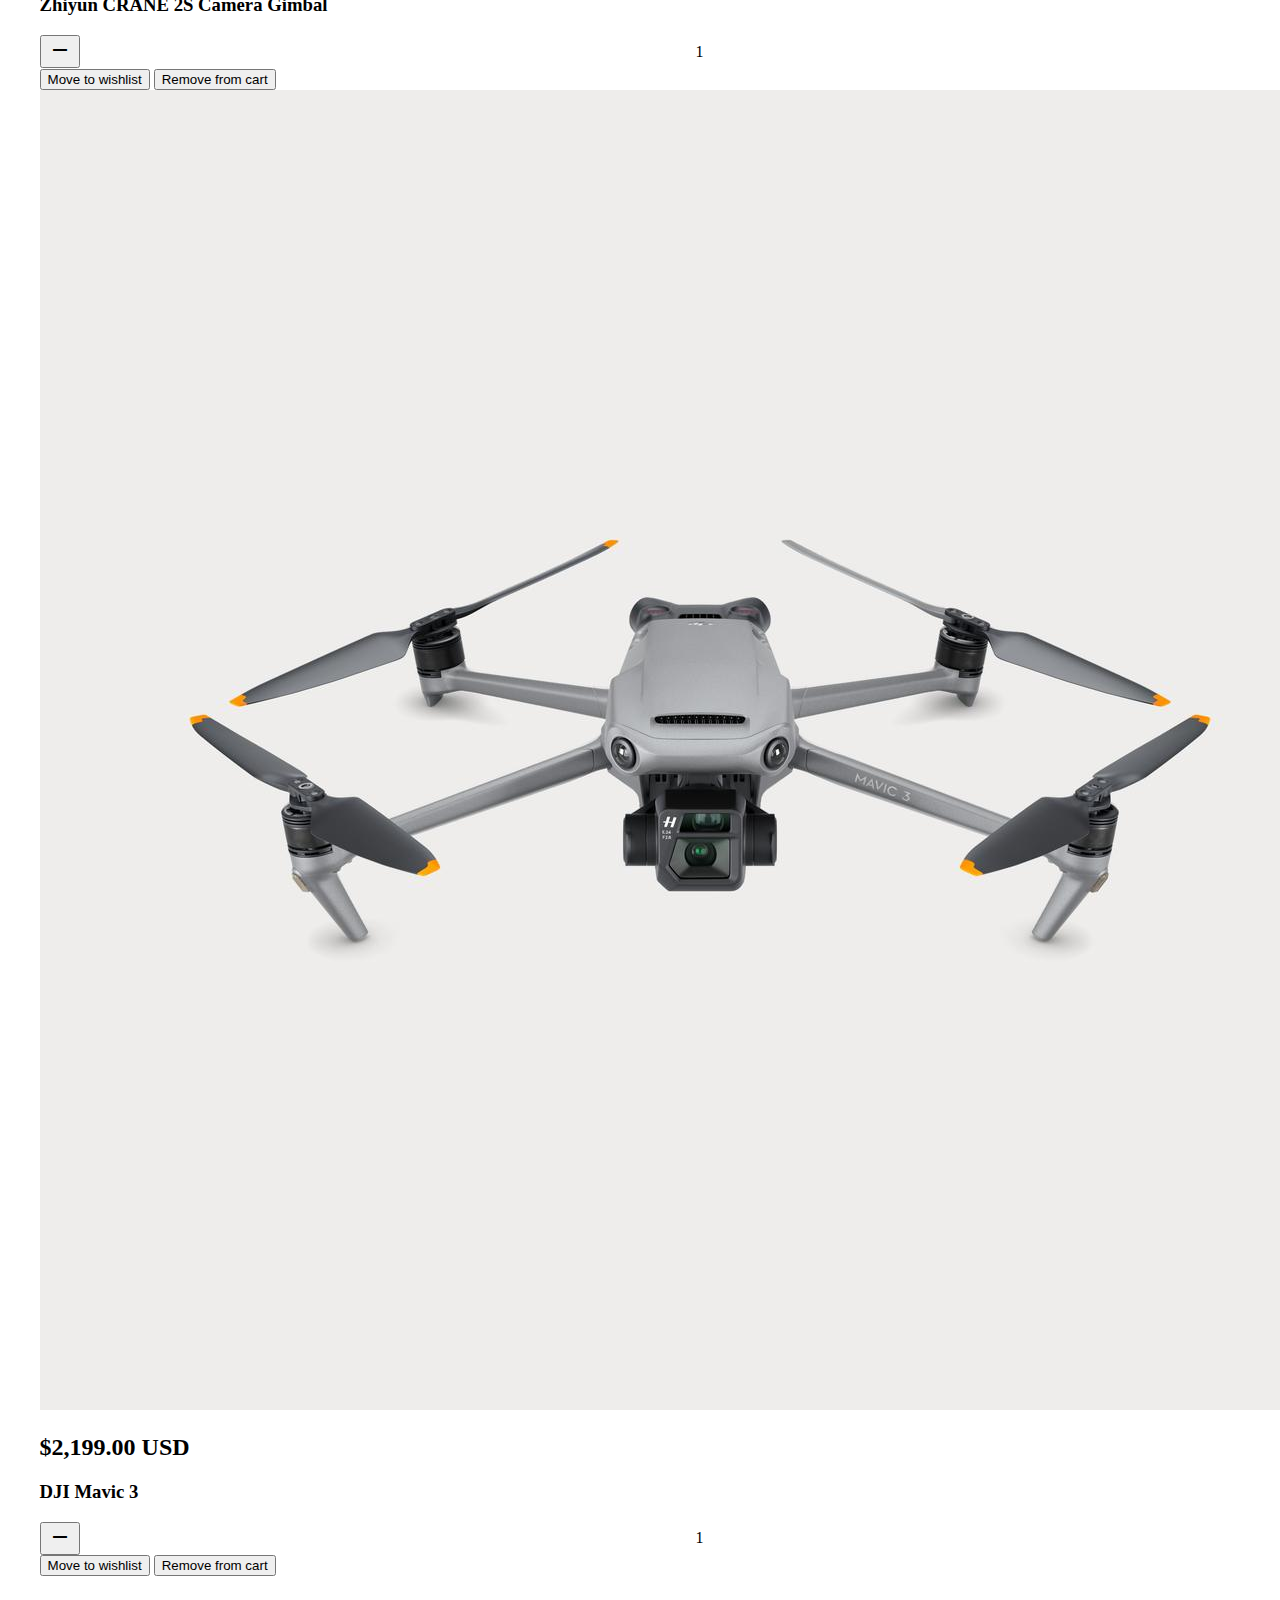
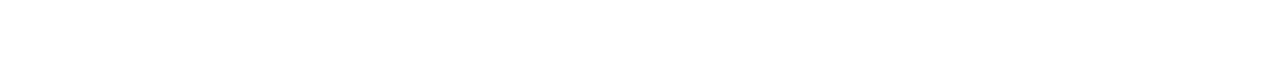
<file: pages/cart.html>
<!DOCTYPE html>
<html lang="en">
  <head>
    <meta charset="UTF-8" />
    <meta http-equiv="X-UA-Compatible" content="IE=edge" />
    <meta name="viewport" content="width=device-width, initial-scale=1.0" />
    <link
      rel="icon"
      href="data:image/svg+xml,<svg xmlns=%22http://www.w3.org/2000/svg%22 viewBox=%220 0 100 100%22><text y=%22.9em%22 font-size=%2290%22>📷</text></svg>"
    />
    <link
      href="https://fonts.googleapis.com/css?family=Material+Icons|Material+Icons+Outlined|Material+Icons+Two+Tone|Material+Icons+Round|Material+Icons+Sharp"
      rel="stylesheet"
    />
    <link
      rel="stylesheet"
      href="https://focus-ui.netlify.app/css/components.css"
    />
    <link rel="stylesheet" href="../css/cart.css" />
    <title>Cart | Focus Store</title>
  </head>
  <body>
    <nav class="navbar">
      <div class="logo">
        <a href="../index.html">FS.</a>
      </div>

      <ul role="list" class="links">
        <li>
          <a class="nav-link" href="./cart.html">
            <div class="icon-badge">
              <img
                class="icon"
                src="../assets/icons/cart.svg"
                alt="cart icon"
              />
              <div>3</div>
            </div>
          </a>
        </li>
        <li>
          <a class="nav-link" href="./wishlist.html">
            <div class="icon-badge">
              <img
                class="icon"
                src="../assets/icons/wishlist.svg"
                alt="wishlist"
              />
              <div>5</div>
            </div>
          </a>
        </li>
        <li>
          <a class="nav-link" href="./signup.html">
            <div class="icon-badge">
              <img
                class="icon"
                src="../assets/icons/user.svg"
                alt="user-profile icon"
              />
            </div>
          </a>
        </li>
      </ul>
    </nav>

    <div class="wrapper">
      <main class="main-content">
        <h1 class="text-lg text-center m-lg-tb">My Cart (3)</h1>
        <div class="content-wrapper">
          <div class="cart-items grid-container auto">
            <div class="card">
              <div class="card-header m-xs-tb">
                <img
                  class="card-img m-xs-tb"
                  src="../assets/product/lenses/Moment-Wide-18mm-Lens.jpeg"
                  alt="..."
                />
              </div>
              <div class="card-body m-xs-tb">
                <h2 class="item-price m-xs-tb">$129.99 USD</h2>
                <h3 class="card-title m-xs-tb">Moment Wide 18mm Lens</h3>
              </div>
              <div class="card-footer m-xs-tb">
                <div class="product-qty-controls">
                  <button class="btn btn-primary">
                    <span class="material-icons-outlined"> remove </span>
                  </button>
                  <div class="qty">1</div>
                  <button class="btn btn-primary">
                    <span class="material-icons-outlined"> add </span>
                  </button>
                </div>
                <button class="btn btn-secondary card-btn m-sm-t">
                  Move to wishlist
                </button>
                <button class="btn btn-secondary outlined card-btn m-sm-t">
                  Remove from cart
                </button>
              </div>
            </div>
            <div class="card">
              <div class="card-header m-xs-tb">
                <img
                  class="card-img m-xs-tb"
                  src="../assets/product/gimbals/Zhiyun-CRANE-2S.jpeg"
                  alt="..."
                />
              </div>
              <div class="card-body m-xs-tb">
                <h2 class="item-price m-xs-tb">$599.00 USD</h2>
                <h3 class="card-title m-xs-tb">
                  Zhiyun CRANE 2S Camera Gimbal
                </h3>
              </div>
              <div class="card-footer m-xs-tb">
                <div class="product-qty-controls">
                  <button class="btn btn-primary">
                    <span class="material-icons-outlined"> remove </span>
                  </button>
                  <div class="qty">1</div>
                  <button class="btn btn-primary">
                    <span class="material-icons-outlined"> add </span>
                  </button>
                </div>
                <button class="btn btn-secondary card-btn m-sm-t">
                  Move to wishlist
                </button>
                <button class="btn btn-secondary outlined card-btn m-sm-t">
                  Remove from cart
                </button>
              </div>
            </div>

            <div class="card">
              <div class="card-header m-xs-tb">
                <img
                  class="card-img m-xs-tb"
                  src="../assets/product/drones/DJI-Mavic-3.jpeg"
                  alt="..."
                />
              </div>
              <div class="card-body m-xs-tb">
                <h2 class="item-price m-xs-tb">$2,199.00 USD</h2>
                <h3 class="card-title m-xs-tb">DJI Mavic 3</h3>
              </div>
              <div class="card-footer m-xs-tb">
                <div class="product-qty-controls">
                  <button class="btn btn-primary">
                    <span class="material-icons-outlined"> remove </span>
                  </button>
                  <div class="qty">1</div>
                  <button class="btn btn-primary">
                    <span class="material-icons-outlined"> add </span>
                  </button>
                </div>
                <button class="btn btn-secondary card-btn m-sm-t">
                  Move to wishlist
                </button>
                <button class="btn btn-secondary outlined card-btn m-sm-t">
                  Remove from cart
                </button>
              </div>
            </div>
          </div>
          <div class="cart-details">
            <div class="cart-detail-card">
              <h2 class="text-base m-sm-tb">Price Details</h2>
              <div class="m-sm-tb">
                <span>Price (3 item)</span>
                <span>$2927.99 USD</span>
              </div>
              <div class="m-sm-tb">
                <span>Discount</span>
                <span>- $50.00 USD</span>
              </div>
              <div class="m-sm-tb">
                <span>Delivery Charges</span>
                <span>$20.00 USD</span>
              </div>
              <h2 class="text-base m-sm-tb">
                <span>Total Amount</span>
                <span>$2897.99 USD</span>
              </h2>
              <p class="text-sm text-gray text-center m-xs-tb">
                You will save $99.99 USD on this order
              </p>
              <button class="btn btn-primary m-xs-tb">PLACE ORDER</button>
            </div>
          </div>
        </div>
      </main>
    </div>
  </body>
</html>
</file>
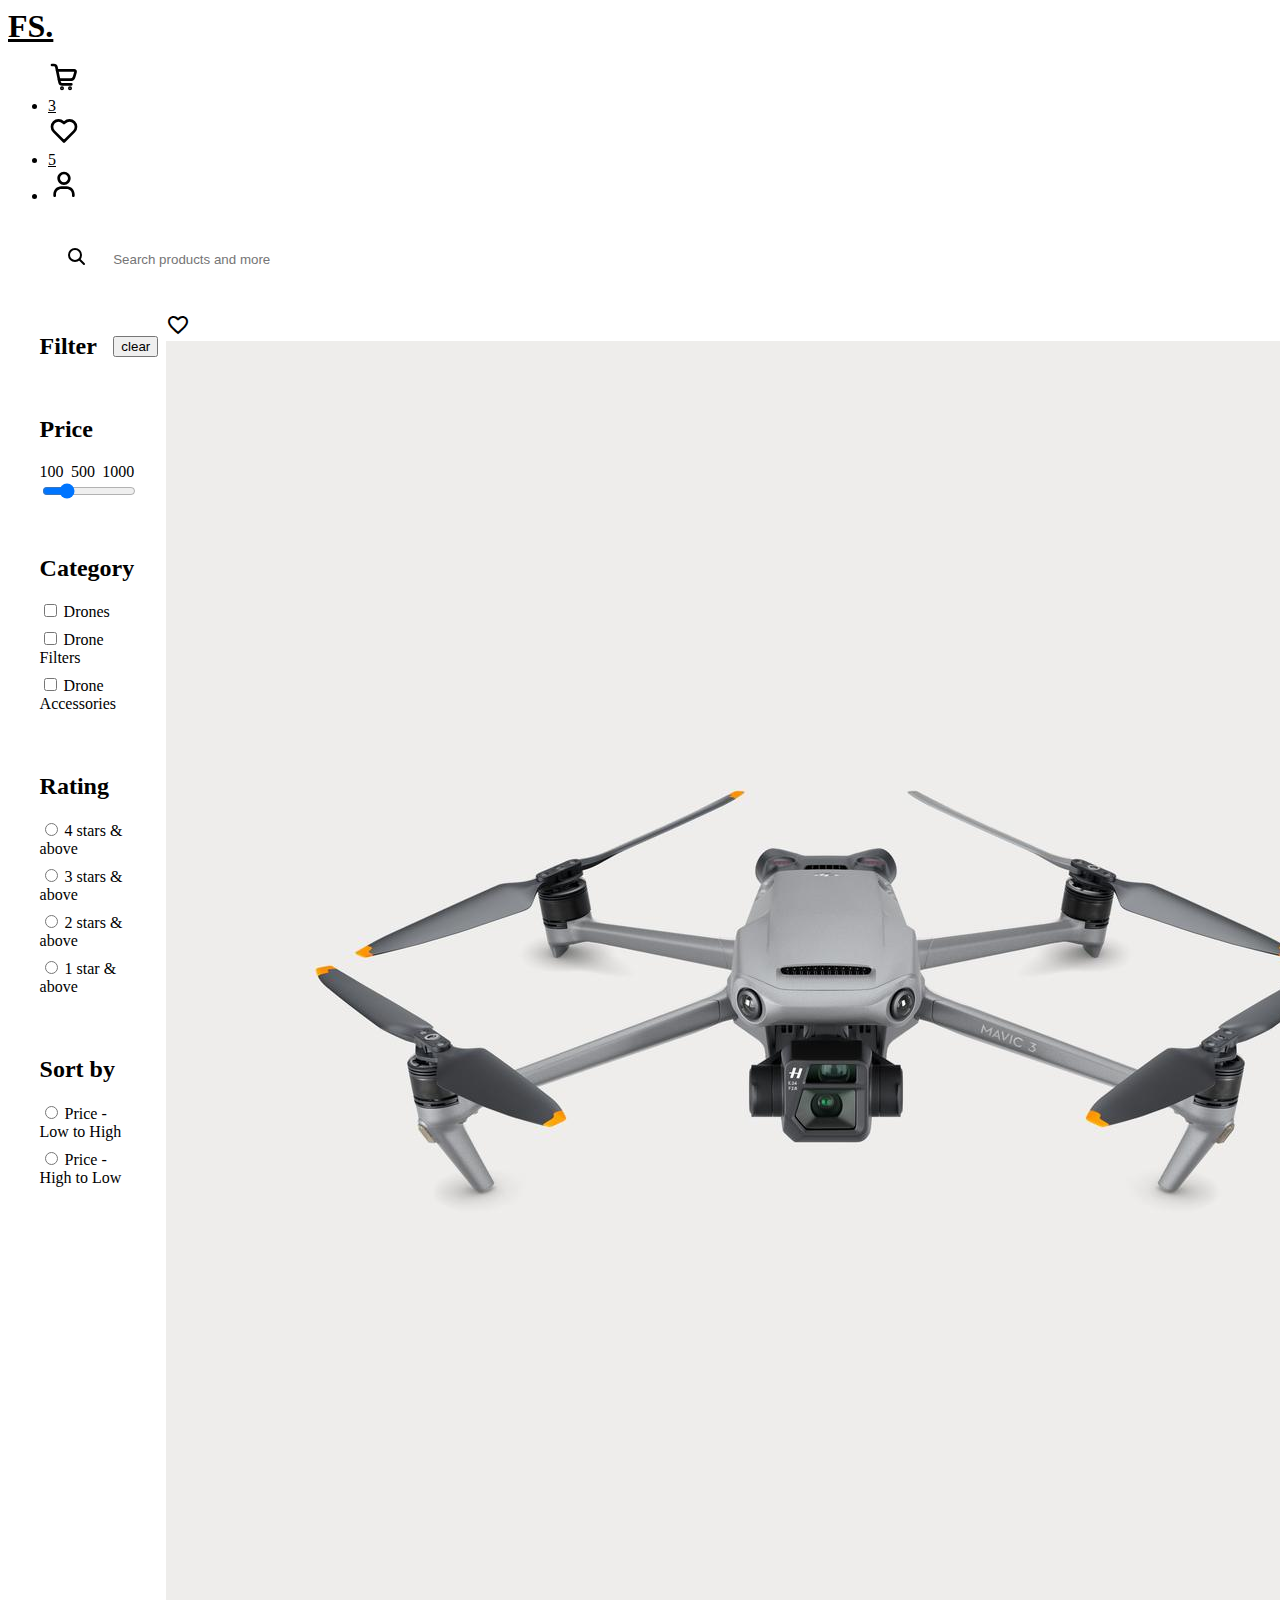
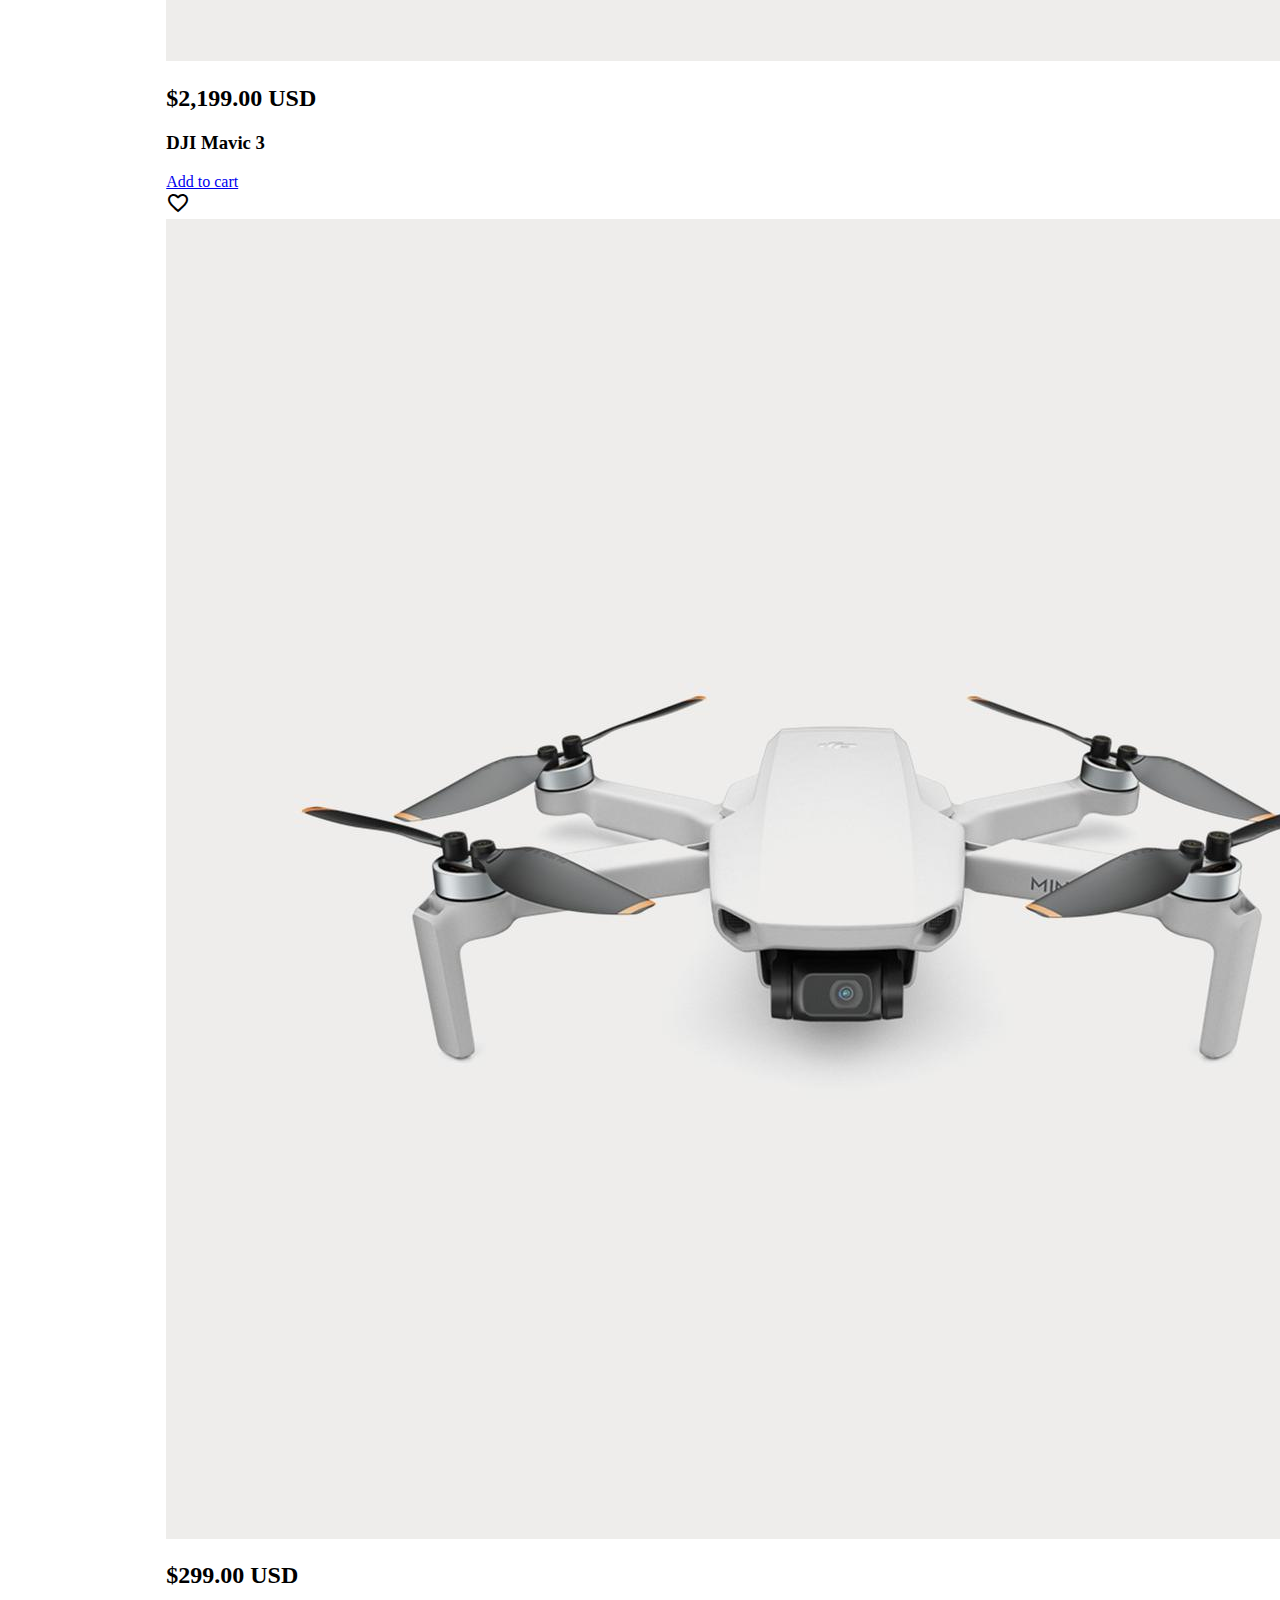
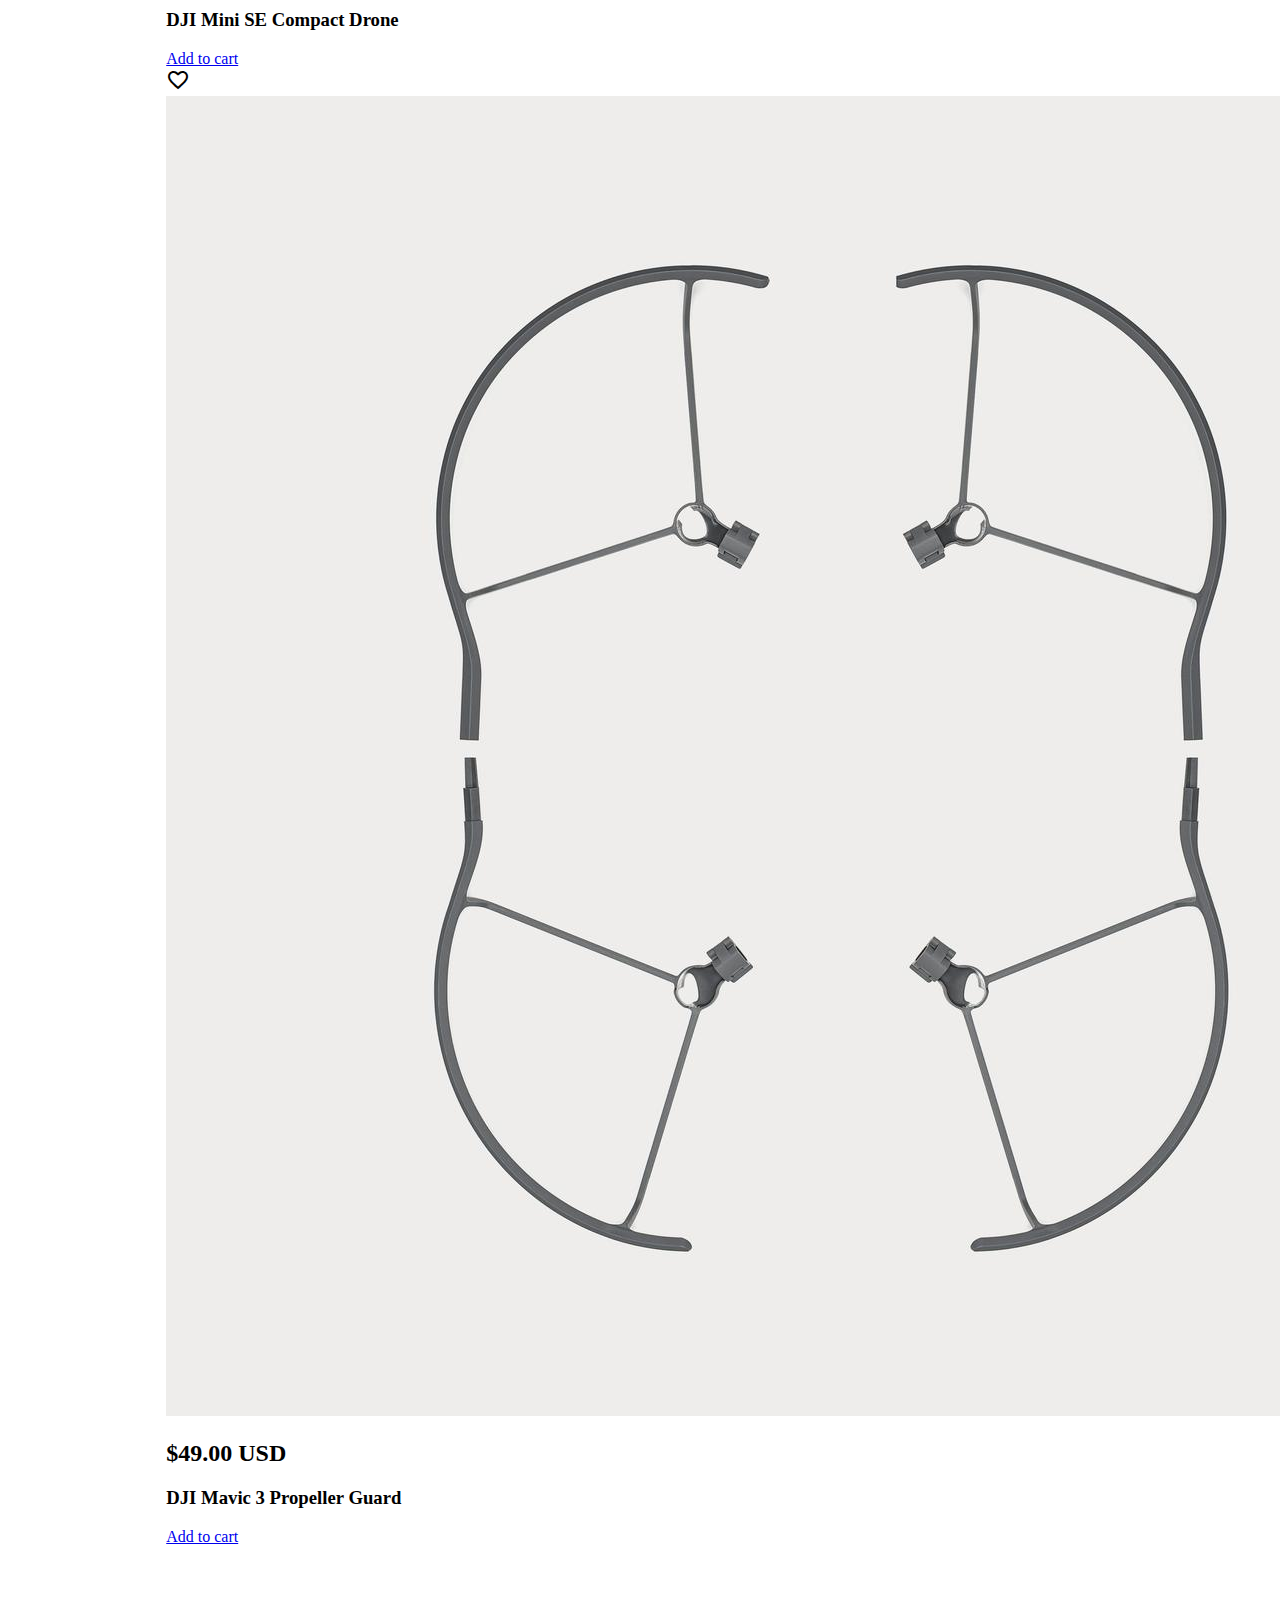
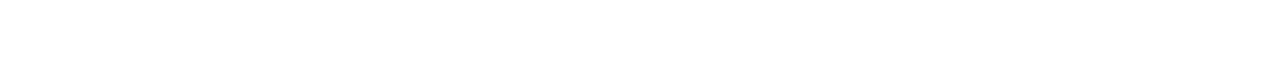
<file: pages/drones.html>
<!DOCTYPE html>
<html lang="en">
  <head>
    <meta charset="UTF-8" />
    <meta http-equiv="X-UA-Compatible" content="IE=edge" />
    <meta name="viewport" content="width=device-width, initial-scale=1.0" />
    <link
      rel="icon"
      href="data:image/svg+xml,<svg xmlns=%22http://www.w3.org/2000/svg%22 viewBox=%220 0 100 100%22><text y=%22.9em%22 font-size=%2290%22>📷</text></svg>"
    />
    <link
      href="https://fonts.googleapis.com/css?family=Material+Icons|Material+Icons+Outlined|Material+Icons+Two+Tone|Material+Icons+Round|Material+Icons+Sharp"
      rel="stylesheet"
    />
    <link
      rel="stylesheet"
      href="https://focus-ui.netlify.app/css/components.css"
    />
    <link rel="stylesheet" href="../css/product.css" />
    <title>Drones | Focus Store</title>
  </head>
  <body>
    <nav class="navbar">
      <div class="logo">
        <a href="../index.html">FS.</a>
      </div>

      <ul role="list" class="links">
        <li>
          <a class="nav-link" href="./cart.html">
            <div class="icon-badge">
              <img
                class="icon"
                src="../assets/icons/cart.svg"
                alt="cart icon"
              />
              <div>3</div>
            </div>
          </a>
        </li>
        <li>
          <a class="nav-link" href="./wishlist.html">
            <div class="icon-badge">
              <img
                class="icon"
                src="../assets/icons/wishlist.svg"
                alt="wishlist"
              />
              <div>5</div>
            </div>
          </a>
        </li>
        <li>
          <a class="nav-link" href="./signup.html">
            <div class="icon-badge">
              <img
                class="icon"
                src="../assets/icons/user.svg"
                alt="user-profile icon"
              />
            </div>
          </a>
        </li>
      </ul>
    </nav>

    <div class="wrapper">
      <div class="search-bar">
        <label for="search">
          <img
            class="search-bar-icon"
            src="../assets/icons/search.svg"
            alt="search icon"
          />
        </label>
        <input
          id="search"
          type="text"
          autocomplete="off"
          placeholder="Search products and more"
        />
      </div>
      <div class="filter-mobile">
        <div class="filter-header">
          <div>
            <span class="material-icons-outlined icon-filter">
              filter_list
            </span>
            <span>Filter</span>
          </div>
          <span class="material-icons-outlined icon-expand"> expand_less </span>
        </div>
        <div class="filter-body">
          <div class="filter-controls m-xs-b">
            <button class="btn btn-secondary">clear</button>
          </div>

          <div class="filter-section">
            <h2 class="text-base">Price</h2>
            <div class="slider-range m-xs-t">
              <span>100</span>
              <span>500</span>
              <span>1000</span>
            </div>
            <input
              class="slider"
              type="range"
              min="100"
              max="1000"
              value="300"
            />
          </div>
          <div class="filter-section">
            <h2 class="text-base">Category</h2>
            <label for="Drones">
                <input
                  type="checkbox"
                  name="Drones"
                  id="Drones"
                />
                Drones
              </label>
              <label for="Drone-Filters">
                <input
                  type="checkbox"
                  name="Drone-Filters"
                  id="Drone-Filters"
                />
                  Drone Filters
              </label>
              <label for="Drone-Accessories">
                <input
                  type="checkbox"
                  name="Drone-Accessories"
                  id="Drone-Accessories"
                />
                Drone Accessories
              </label>
          </div>
          <div class="filter-section">
            <h2 class="text-base">Rating</h2>
            <label for="4-stars-&-above">
              <input type="radio" name="rating" id="4-stars-&-above" />
              4 stars & above
            </label>
            <label for="3-stars-&-above">
              <input type="radio" name="rating" id="3-stars-&-above" />
              3 stars & above
            </label>
            <label for="2-stars-&-above">
              <input type="radio" name="rating" id="2-stars-&-above" />
              2 stars & above
            </label>
            <label for="1-star-&-above">
              <input type="radio" name="rating" id="1-star-&-above" />
              1 star & above
            </label>
          </div>
          <div class="filter-section">
            <h2 class="text-base">Sort by</h2>
            <label for="low-to-high">
              <input type="radio" name="sort-by-price" id="low-to-high" />
              Price - Low to High
            </label>
            <label for="high-to-low">
              <input type="radio" name="sort-by-price" id="high-to-low" />
              Price - High to Low
            </label>
          </div>
        </div>
      </div>
      <div class="main-wrapper">
        <aside class="sidebar-filter">
          <div class="filter-controls m-xs-b">
            <h2 class="text-base">Filter</h2>
            <button class="btn btn-secondary">clear</button>
          </div>

          <div class="filter-section">
            <h2 class="text-base">Price</h2>
            <div class="slider-range m-xs-t">
              <span>100</span>
              <span>500</span>
              <span>1000</span>
            </div>
            <input
              class="slider"
              type="range"
              min="100"
              max="1000"
              value="300"
            />
          </div>
          <div class="filter-section">
            <h2 class="text-base">Category</h2>
            <label for="Drones">
              <input
                type="checkbox"
                name="Drones"
                id="Drones"
              />
              Drones
            </label>
            <label for="Drone-Filters">
              <input
                type="checkbox"
                name="Drone-Filters"
                id="Drone-Filters"
              />
                Drone Filters
            </label>
            <label for="Drone-Accessories">
              <input
                type="checkbox"
                name="Drone-Accessories"
                id="Drone-Accessories"
              />
              Drone Accessories
            </label>
          </div>
          <div class="filter-section">
            <h2 class="text-base">Rating</h2>
            <label for="4-stars-&-above">
              <input type="radio" name="rating" id="4-stars-&-above" />
              4 stars & above
            </label>
            <label for="3-stars-&-above">
              <input type="radio" name="rating" id="3-stars-&-above" />
              3 stars & above
            </label>
            <label for="2-stars-&-above">
              <input type="radio" name="rating" id="2-stars-&-above" />
              2 stars & above
            </label>
            <label for="1-star-&-above">
              <input type="radio" name="rating" id="1-star-&-above" />
              1 star & above
            </label>
          </div>
          <div class="filter-section">
            <h2 class="text-base">Sort by</h2>
            <label for="low-to-high">
              <input type="radio" name="sort-by-price" id="low-to-high" />
              Price - Low to High
            </label>
            <label for="high-to-low">
              <input type="radio" name="sort-by-price" id="high-to-low" />
              Price - High to Low
            </label>
          </div>
        </aside>
        <main class="main-content grid-container auto">
          <div class="card">
            <span class="material-icons-outlined card-icon-like">
              favorite_border
            </span>
            <div class="card-header m-xs-tb">
              <img
                class="card-img m-xs-tb"
                src="../assets/product/drones/DJI-Mavic-3.jpeg"
                alt="..."
              />
            </div>
            <div class="card-body m-xs-tb">
              <h2 class="item-price m-xs-tb">$2,199.00 USD</h2>
              <h3 class="card-title m-xs-tb">DJI Mavic 3</h3>
            </div>
            <div class="card-footer m-xs-tb">
              <a class="btn btn-primary card-btn" href="#">Add to cart</a>
            </div>
          </div>
          <div class="card">
            <span class="material-icons-outlined card-icon-like">
              favorite_border
            </span>
            <div class="card-header m-xs-tb">
              <img
                class="card-img m-xs-tb"
                src="../assets/product/drones/DJI-Mini-SE.jpeg"
                alt="..."
              />
            </div>
            <div class="card-body m-xs-tb">
              <h2 class="item-price m-xs-tb">$299.00 USD</h2>
              <h3 class="card-title m-xs-tb">DJI Mini SE Compact Drone</h3>
            </div>
            <div class="card-footer m-xs-tb">
              <a class="btn btn-primary card-btn" href="#">Add to cart</a>
            </div>
          </div>
          <div class="card">
            <span class="material-icons-outlined card-icon-like">
              favorite_border
            </span>
            <div class="card-header m-xs-tb">
              <img
                class="card-img m-xs-tb"
                src="../assets/product/drones/DJI-Mavic-3-propeller-guard.jpeg"
                alt="..."
              />
            </div>
            <div class="card-body m-xs-tb">
              <h2 class="item-price m-xs-tb">$49.00 USD</h2>
              <h3 class="card-title m-xs-tb">DJI Mavic 3 Propeller Guard</h3>
            </div>
            <div class="card-footer m-xs-tb">
              <a class="btn btn-primary card-btn" href="#">Add to cart</a>
          </div>
        </main>
      </div>
    </div>
    <script src="../scripts/filter.js"></script>
  </body>
</html>
</file>
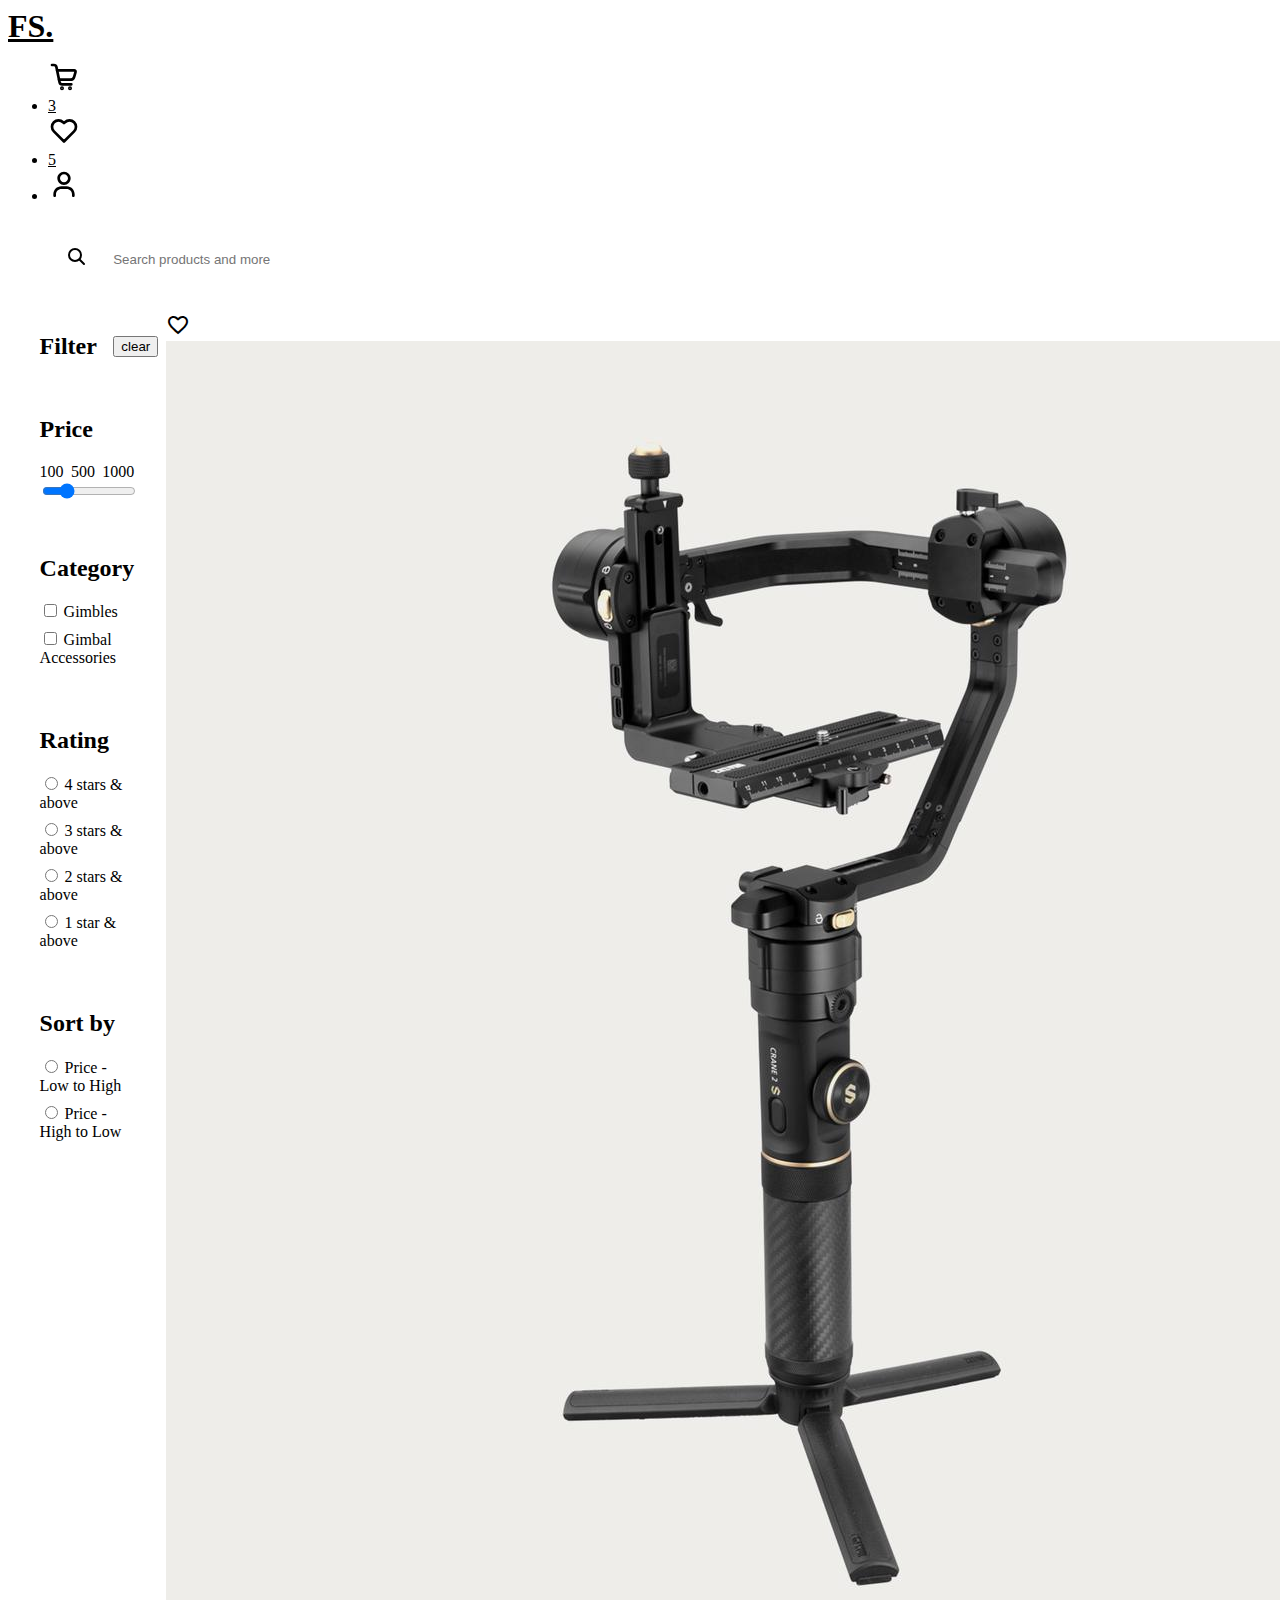
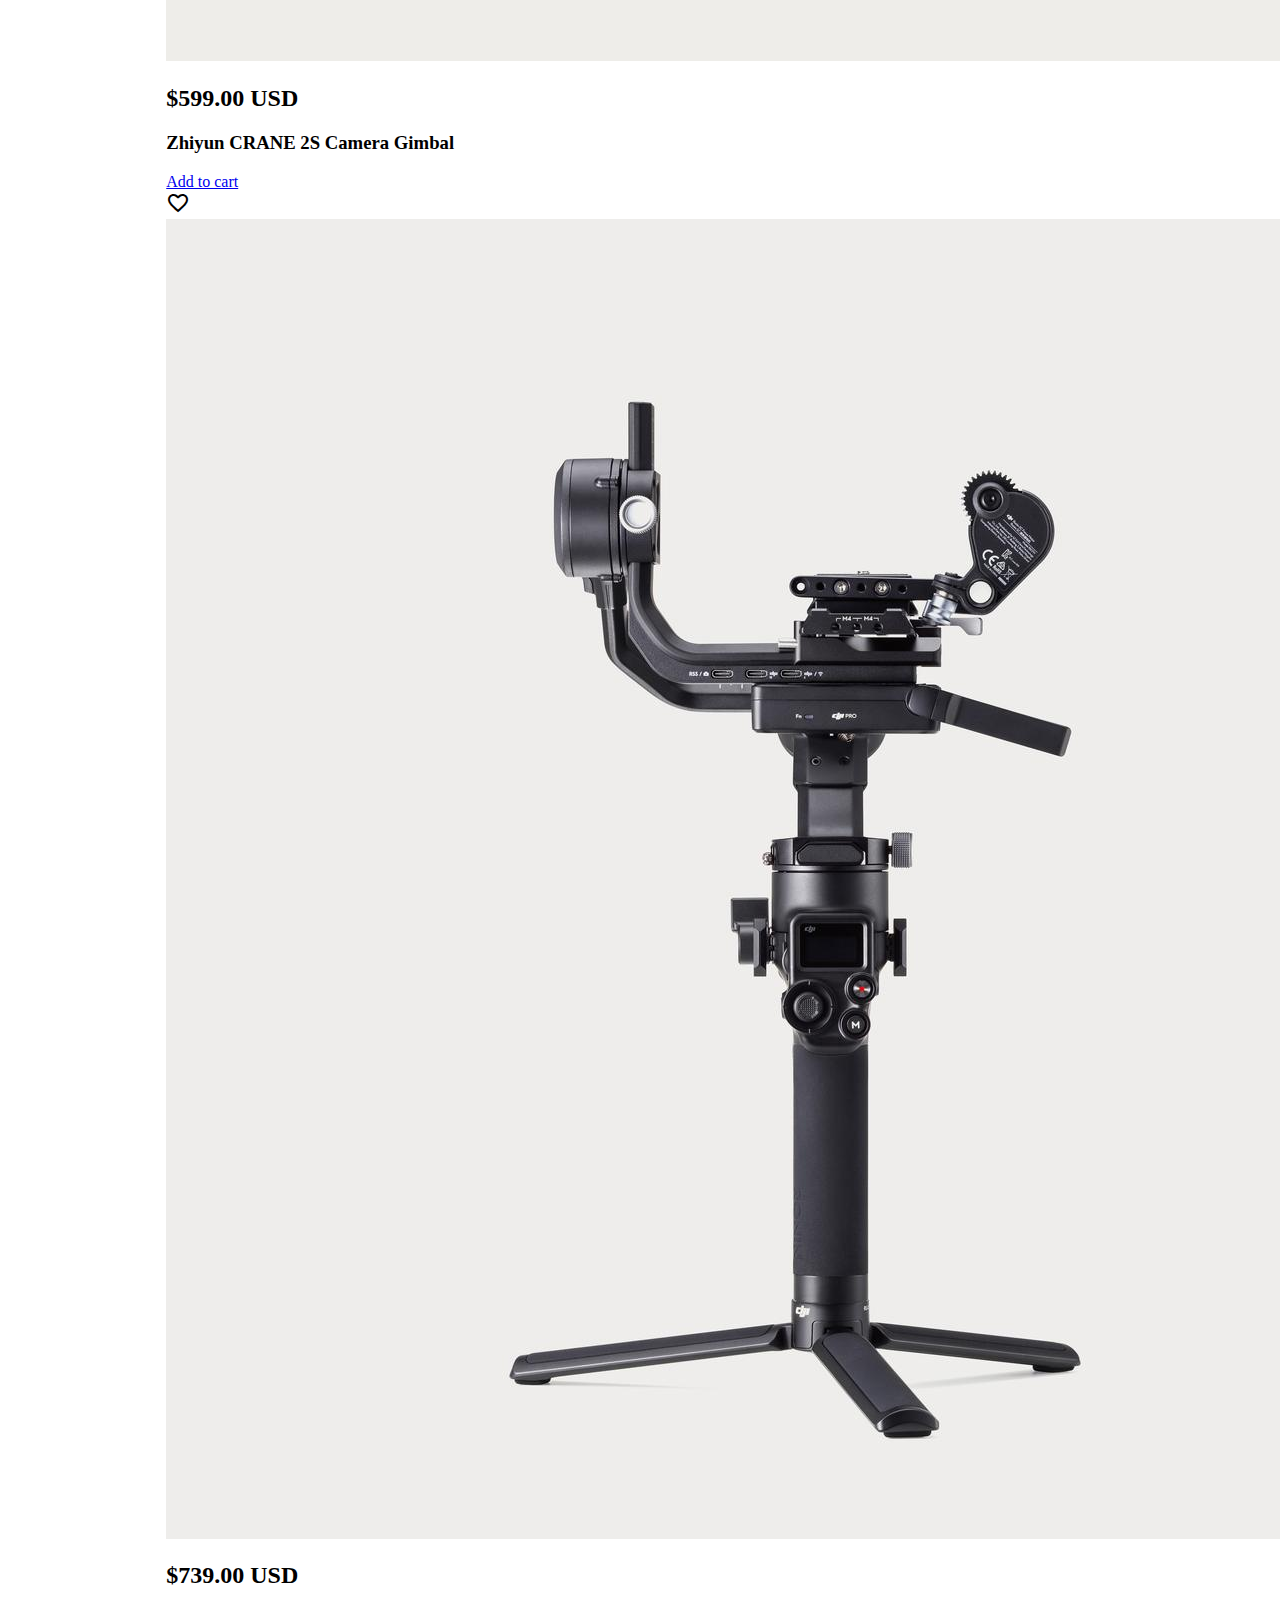
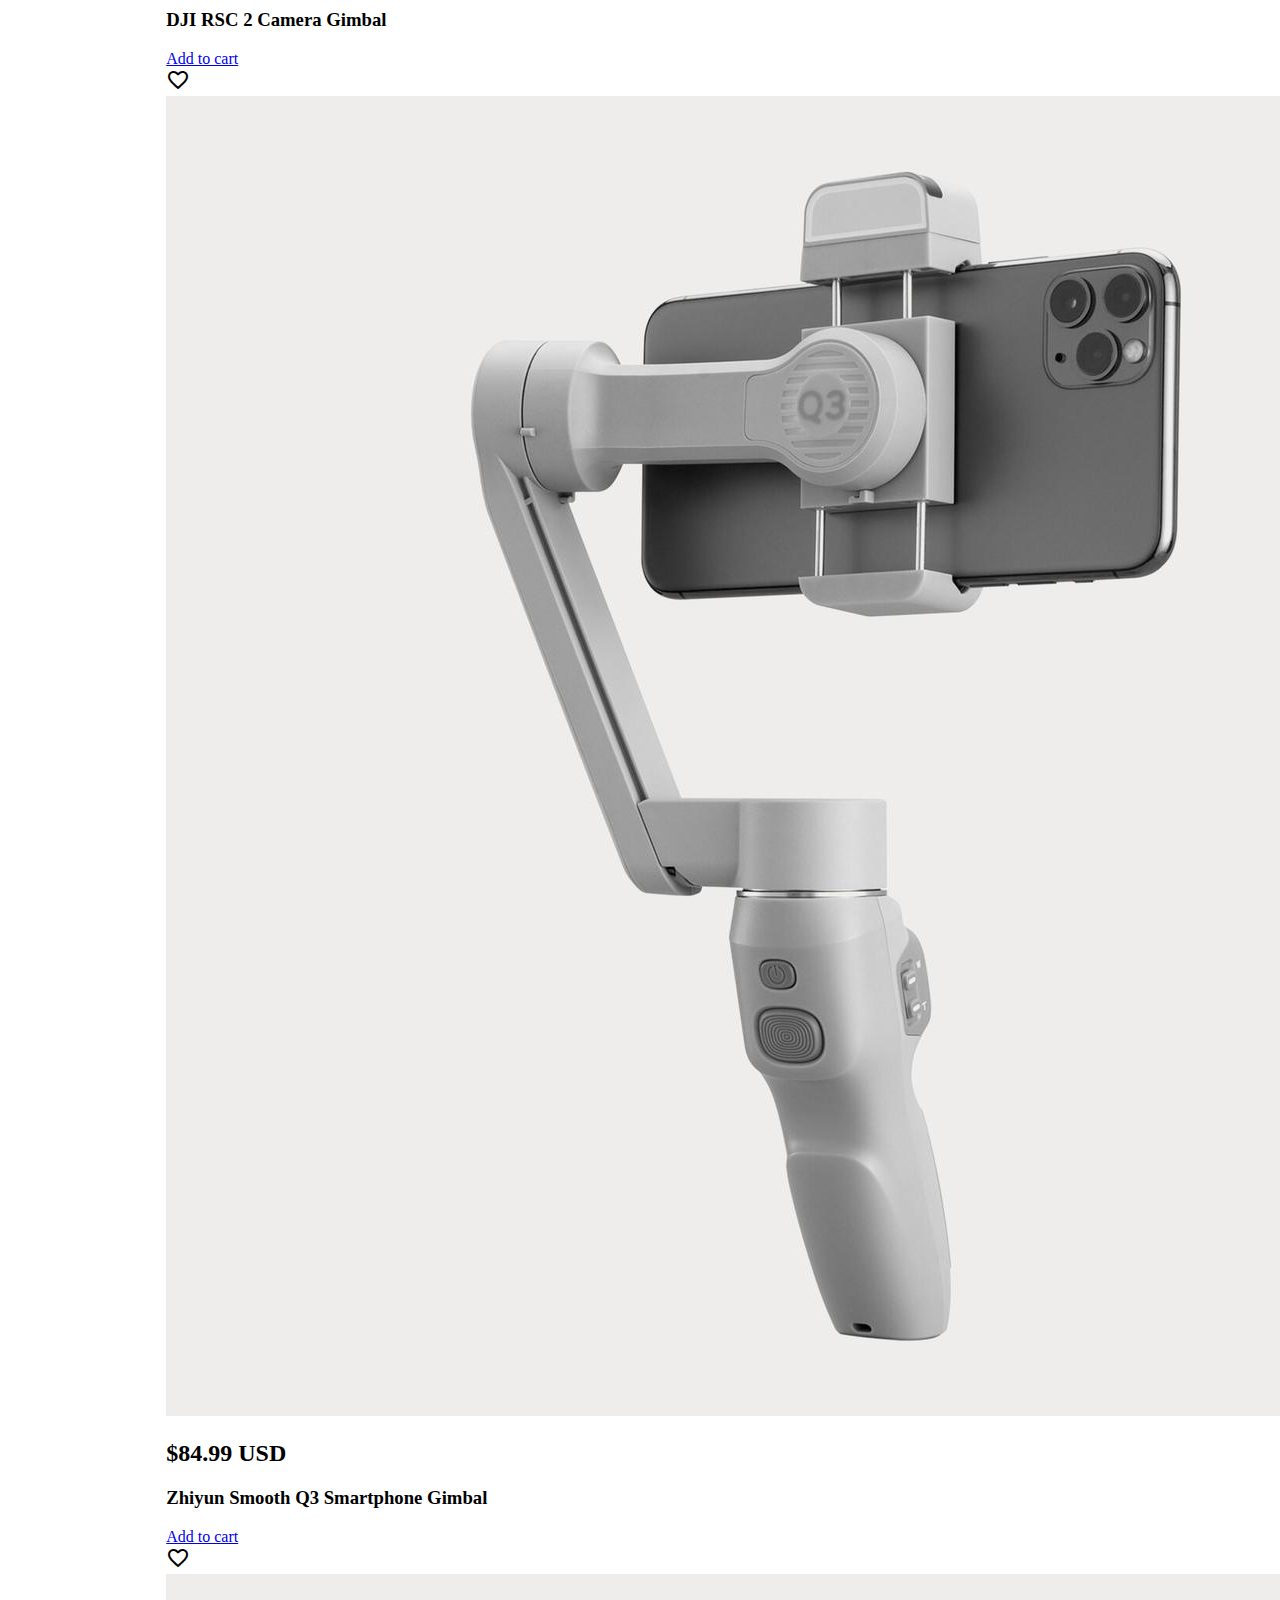
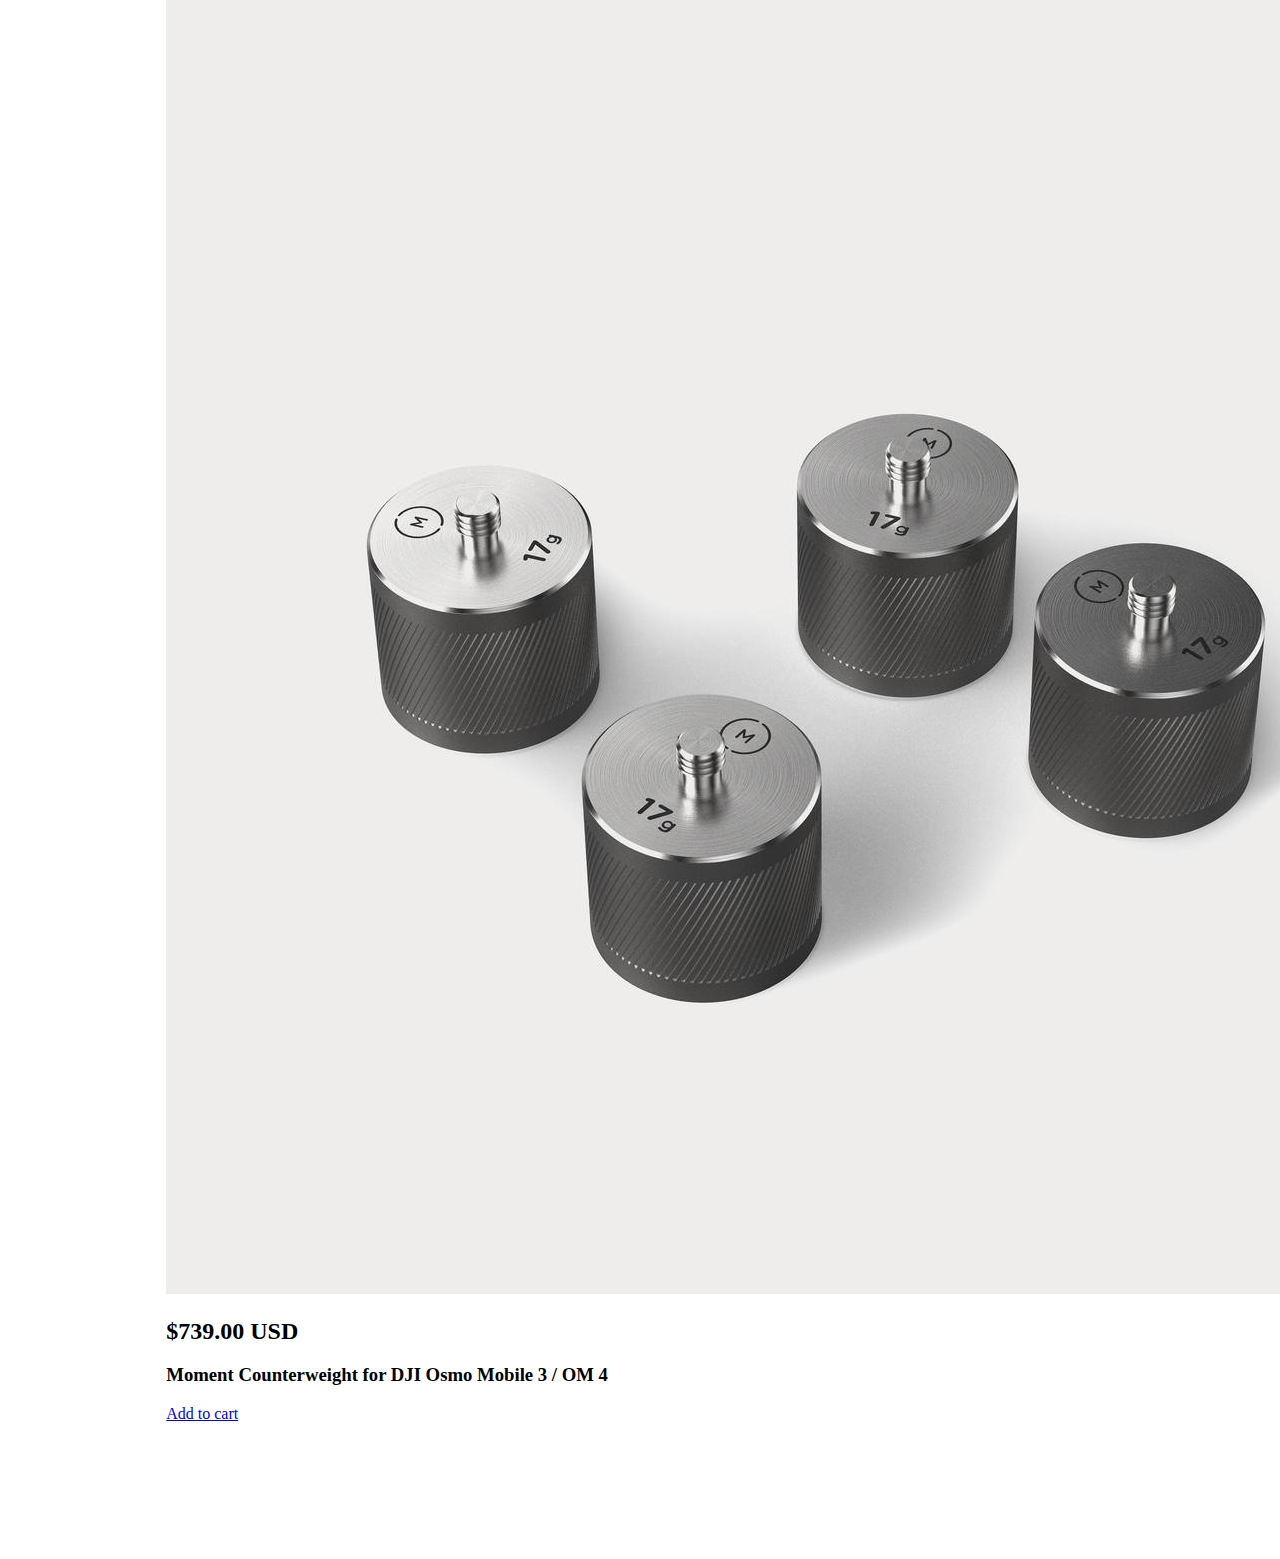
<file: pages/gimbals.html>
<!DOCTYPE html>
<html lang="en">
  <head>
    <meta charset="UTF-8" />
    <meta http-equiv="X-UA-Compatible" content="IE=edge" />
    <meta name="viewport" content="width=device-width, initial-scale=1.0" />
    <link
      rel="icon"
      href="data:image/svg+xml,<svg xmlns=%22http://www.w3.org/2000/svg%22 viewBox=%220 0 100 100%22><text y=%22.9em%22 font-size=%2290%22>📷</text></svg>"
    />
    <link
      href="https://fonts.googleapis.com/css?family=Material+Icons|Material+Icons+Outlined|Material+Icons+Two+Tone|Material+Icons+Round|Material+Icons+Sharp"
      rel="stylesheet"
    />
    <link
      rel="stylesheet"
      href="https://focus-ui.netlify.app/css/components.css"
    />
    <link rel="stylesheet" href="../css/product.css" />
    <title>Gimbals | Focus Store</title>
  </head>
  <body>
    <nav class="navbar">
      <div class="logo">
        <a href="../index.html">FS.</a>
      </div>

      <ul role="list" class="links">
        <li>
          <a class="nav-link" href="./cart.html">
            <div class="icon-badge">
              <img
                class="icon"
                src="../assets/icons/cart.svg"
                alt="cart icon"
              />
              <div>3</div>
            </div>
          </a>
        </li>
        <li>
          <a class="nav-link" href="./wishlist.html">
            <div class="icon-badge">
              <img
                class="icon"
                src="../assets/icons/wishlist.svg"
                alt="wishlist"
              />
              <div>5</div>
            </div>
          </a>
        </li>
        <li>
          <a class="nav-link" href="./signup.html">
            <div class="icon-badge">
              <img
                class="icon"
                src="../assets/icons/user.svg"
                alt="user-profile icon"
              />
            </div>
          </a>
        </li>
      </ul>
    </nav>

    <div class="wrapper">
      <div class="search-bar">
        <label for="search">
          <img
            class="search-bar-icon"
            src="../assets/icons/search.svg"
            alt="search icon"
          />
        </label>
        <input
          id="search"
          type="text"
          autocomplete="off"
          placeholder="Search products and more"
        />
      </div>
      <div class="filter-mobile">
        <div class="filter-header">
          <div>
            <span class="material-icons-outlined icon-filter">
              filter_list
            </span>
            <span>Filter</span>
          </div>
          <span class="material-icons-outlined icon-expand"> expand_less </span>
        </div>
        <div class="filter-body">
          <div class="filter-controls m-xs-b">
            <button class="btn btn-secondary">clear</button>
          </div>

          <div class="filter-section">
            <h2 class="text-base">Price</h2>
            <div class="slider-range m-xs-t">
              <span>100</span>
              <span>500</span>
              <span>1000</span>
            </div>
            <input
              class="slider"
              type="range"
              min="100"
              max="1000"
              value="300"
            />
          </div>
          <div class="filter-section">
            <h2 class="text-base">Category</h2>
            <label for="Gimbles">
              <input type="checkbox" name="Gimbles" id="Gimbles" />
              Gimbles
            </label>
            <label for="Gimbal-Accessories">
              <input
                type="checkbox"
                name="Gimbal-Accessories"
                id="Gimbal-Accessories"
              />
              Gimbal Accessories
            </label>
          </div>
          <div class="filter-section">
            <h2 class="text-base">Rating</h2>
            <label for="4-stars-&-above">
              <input type="radio" name="rating" id="4-stars-&-above" />
              4 stars & above
            </label>
            <label for="3-stars-&-above">
              <input type="radio" name="rating" id="3-stars-&-above" />
              3 stars & above
            </label>
            <label for="2-stars-&-above">
              <input type="radio" name="rating" id="2-stars-&-above" />
              2 stars & above
            </label>
            <label for="1-star-&-above">
              <input type="radio" name="rating" id="1-star-&-above" />
              1 star & above
            </label>
          </div>
          <div class="filter-section">
            <h2 class="text-base">Sort by</h2>
            <label for="low-to-high">
              <input type="radio" name="sort-by-price" id="low-to-high" />
              Price - Low to High
            </label>
            <label for="high-to-low">
              <input type="radio" name="sort-by-price" id="high-to-low" />
              Price - High to Low
            </label>
          </div>
        </div>
      </div>
      <div class="main-wrapper">
        <aside class="sidebar-filter">
          <div class="filter-controls m-xs-b">
            <h2 class="text-base">Filter</h2>
            <button class="btn btn-secondary">clear</button>
          </div>

          <div class="filter-section">
            <h2 class="text-base">Price</h2>
            <div class="slider-range m-xs-t">
              <span>100</span>
              <span>500</span>
              <span>1000</span>
            </div>
            <input
              class="slider"
              type="range"
              min="100"
              max="1000"
              value="300"
            />
          </div>
          <div class="filter-section">
            <h2 class="text-base">Category</h2>
            <label for="Gimbles">
              <input type="checkbox" name="Gimbles" id="Gimbles" />
              Gimbles
            </label>
            <label for="Gimbal-Accessories">
              <input
                type="checkbox"
                name="Gimbal-Accessories"
                id="Gimbal-Accessories"
              />
              Gimbal Accessories
            </label>
          </div>
          <div class="filter-section">
            <h2 class="text-base">Rating</h2>
            <label for="4-stars-&-above">
              <input type="radio" name="rating" id="4-stars-&-above" />
              4 stars & above
            </label>
            <label for="3-stars-&-above">
              <input type="radio" name="rating" id="3-stars-&-above" />
              3 stars & above
            </label>
            <label for="2-stars-&-above">
              <input type="radio" name="rating" id="2-stars-&-above" />
              2 stars & above
            </label>
            <label for="1-star-&-above">
              <input type="radio" name="rating" id="1-star-&-above" />
              1 star & above
            </label>
          </div>
          <div class="filter-section">
            <h2 class="text-base">Sort by</h2>
            <label for="low-to-high">
              <input type="radio" name="sort-by-price" id="low-to-high" />
              Price - Low to High
            </label>
            <label for="high-to-low">
              <input type="radio" name="sort-by-price" id="high-to-low" />
              Price - High to Low
            </label>
          </div>
        </aside>
        <main class="main-content grid-container auto">
          <div class="card">
            <span class="material-icons-outlined card-icon-like">
              favorite_border
            </span>
            <div class="card-header m-xs-tb">
              <img
                class="card-img m-xs-tb"
                src="../assets/product/gimbals/Zhiyun-CRANE-2S.jpeg"
                alt="..."
              />
            </div>
            <div class="card-body m-xs-tb">
              <h2 class="item-price m-xs-tb">$599.00 USD</h2>
              <h3 class="card-title m-xs-tb">Zhiyun CRANE 2S Camera Gimbal</h3>
            </div>
            <div class="card-footer m-xs-tb">
              <a class="btn btn-primary card-btn" href="#">Add to cart</a>
            </div>
          </div>

          <div class="card">
            <span class="material-icons-outlined card-icon-like">
              favorite_border
            </span>
            <div class="card-header m-xs-tb">
              <img
                class="card-img m-xs-tb"
                src="../assets/product/gimbals/DJI-RSC-2.jpeg"
                alt="..."
              />
            </div>
            <div class="card-body m-xs-tb">
              <h2 class="item-price m-xs-tb">$739.00 USD</h2>
              <h3 class="card-title m-xs-tb">DJI RSC 2 Camera Gimbal</h3>
            </div>
            <div class="card-footer m-xs-tb">
              <a class="btn btn-primary card-btn" href="#">Add to cart</a>
            </div>
          </div>

          <div class="card">
            <span class="material-icons-outlined card-icon-like">
              favorite_border
            </span>
            <div class="card-header m-xs-tb">
              <img
                class="card-img m-xs-tb"
                src="../assets/product/gimbals/Zhiyun-Smooth-Q3.jpeg"
                alt="..."
              />
            </div>
            <div class="card-body m-xs-tb">
              <h2 class="item-price m-xs-tb">$84.99 USD</h2>
              <h3 class="card-title m-xs-tb">
                Zhiyun Smooth Q3 Smartphone Gimbal
              </h3>
            </div>
            <div class="card-footer m-xs-tb">
              <a class="btn btn-primary card-btn" href="#">Add to cart</a>
            </div>
          </div>
          <div class="card">
            <span class="material-icons-outlined card-icon-like">
              favorite_border
            </span>
            <div class="card-header m-xs-tb">
              <img
                class="card-img m-xs-tb"
                src="../assets/product/gimbals/Moment-Counterweight-For-DJI-Osmo-mobile-3.jpeg"
                alt="..."
              />
            </div>
            <div class="card-body m-xs-tb">
              <h2 class="item-price m-xs-tb">$739.00 USD</h2>
              <h3 class="card-title m-xs-tb">
                Moment Counterweight for DJI Osmo Mobile 3 / OM 4
              </h3>
            </div>
            <div class="card-footer m-xs-tb">
              <a class="btn btn-primary card-btn" href="#">Add to cart</a>
            </div>
          </div>
        </main>
      </div>
    </div>
    <script src="../scripts/filter.js"></script>
  </body>
</html>
</file>
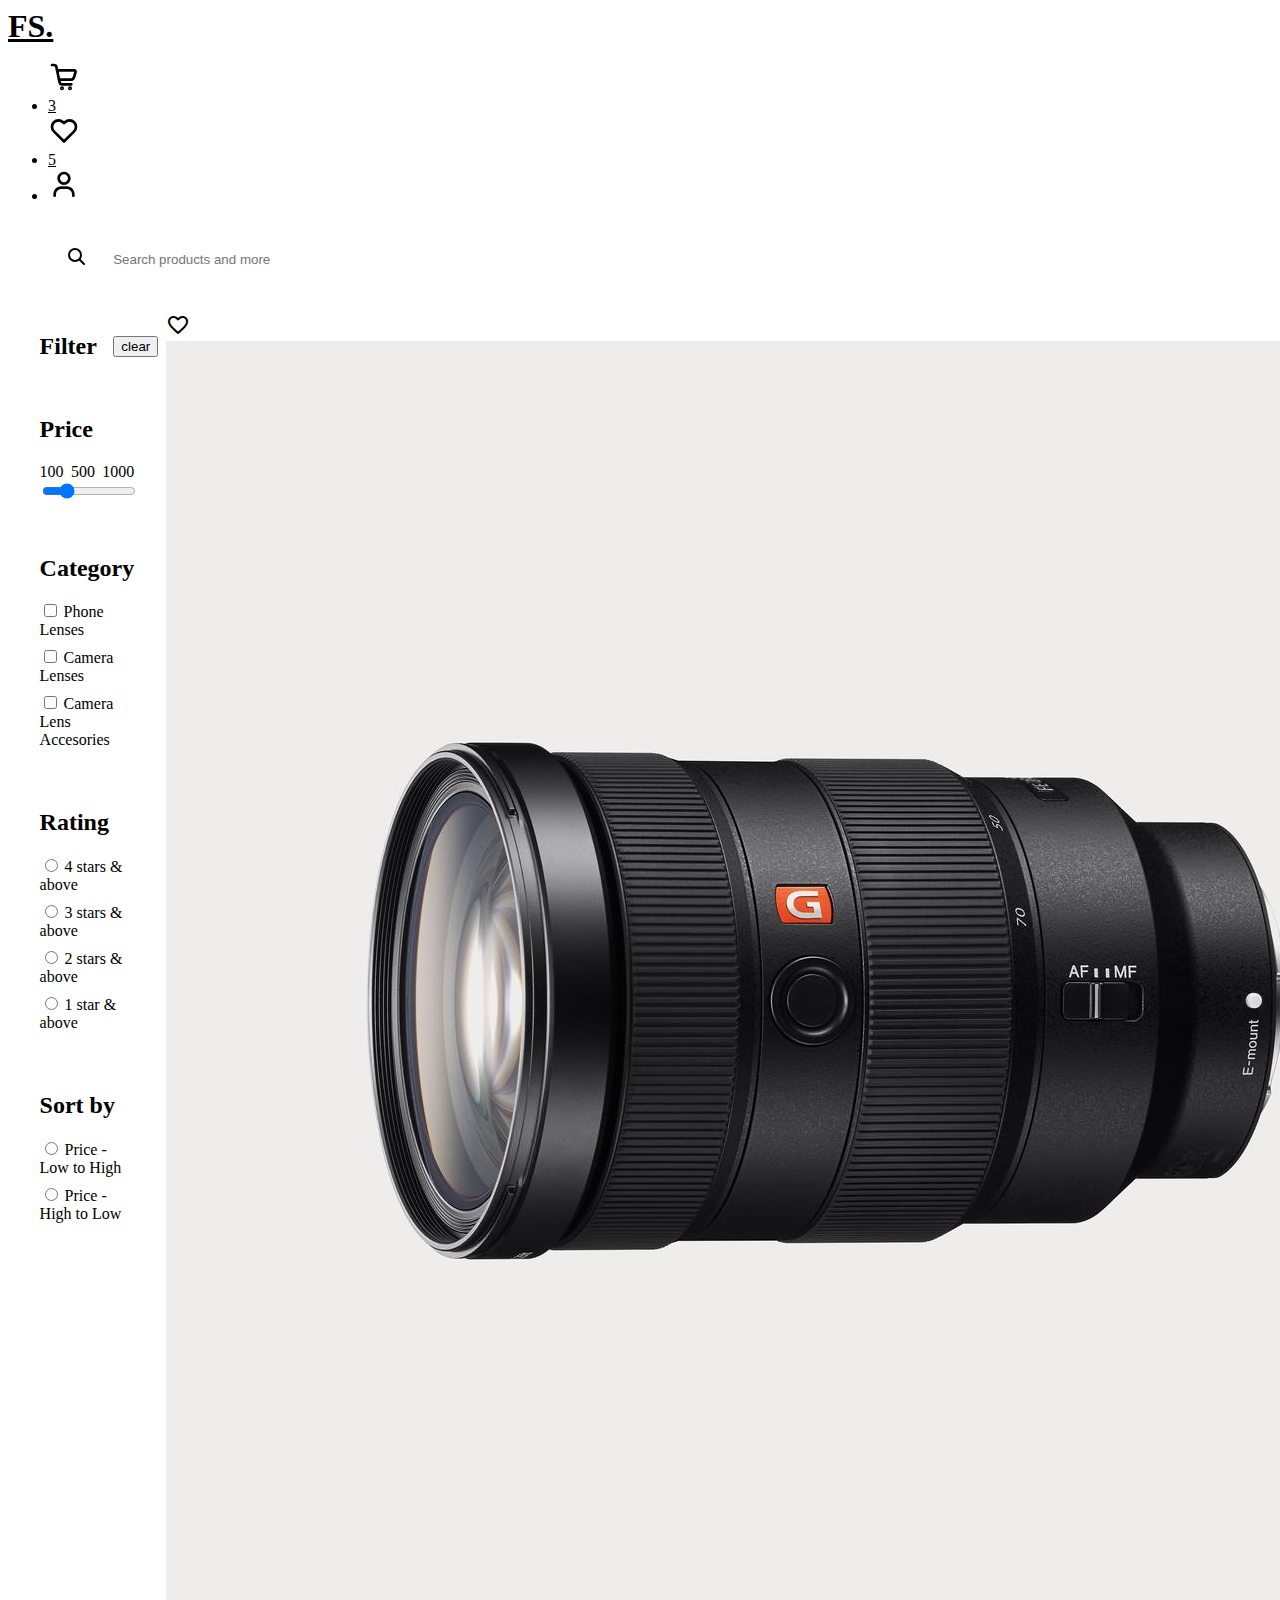
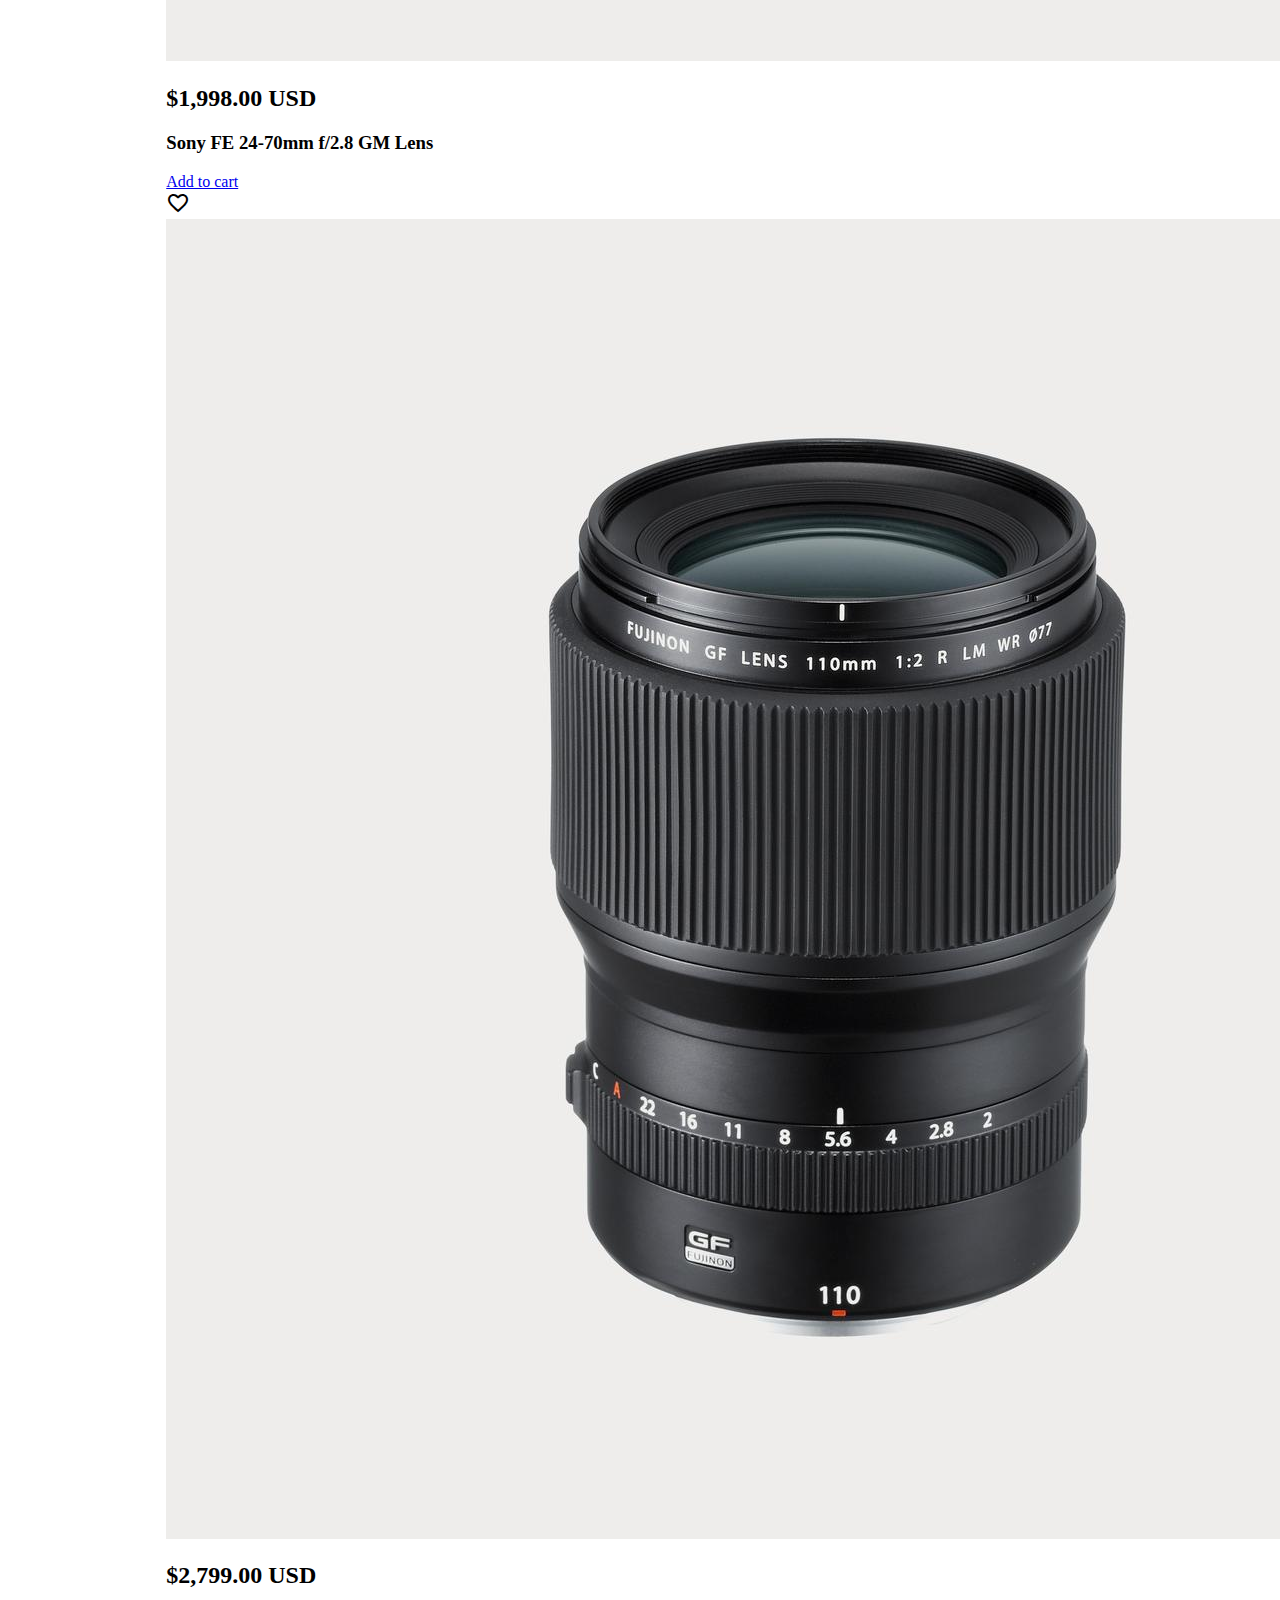
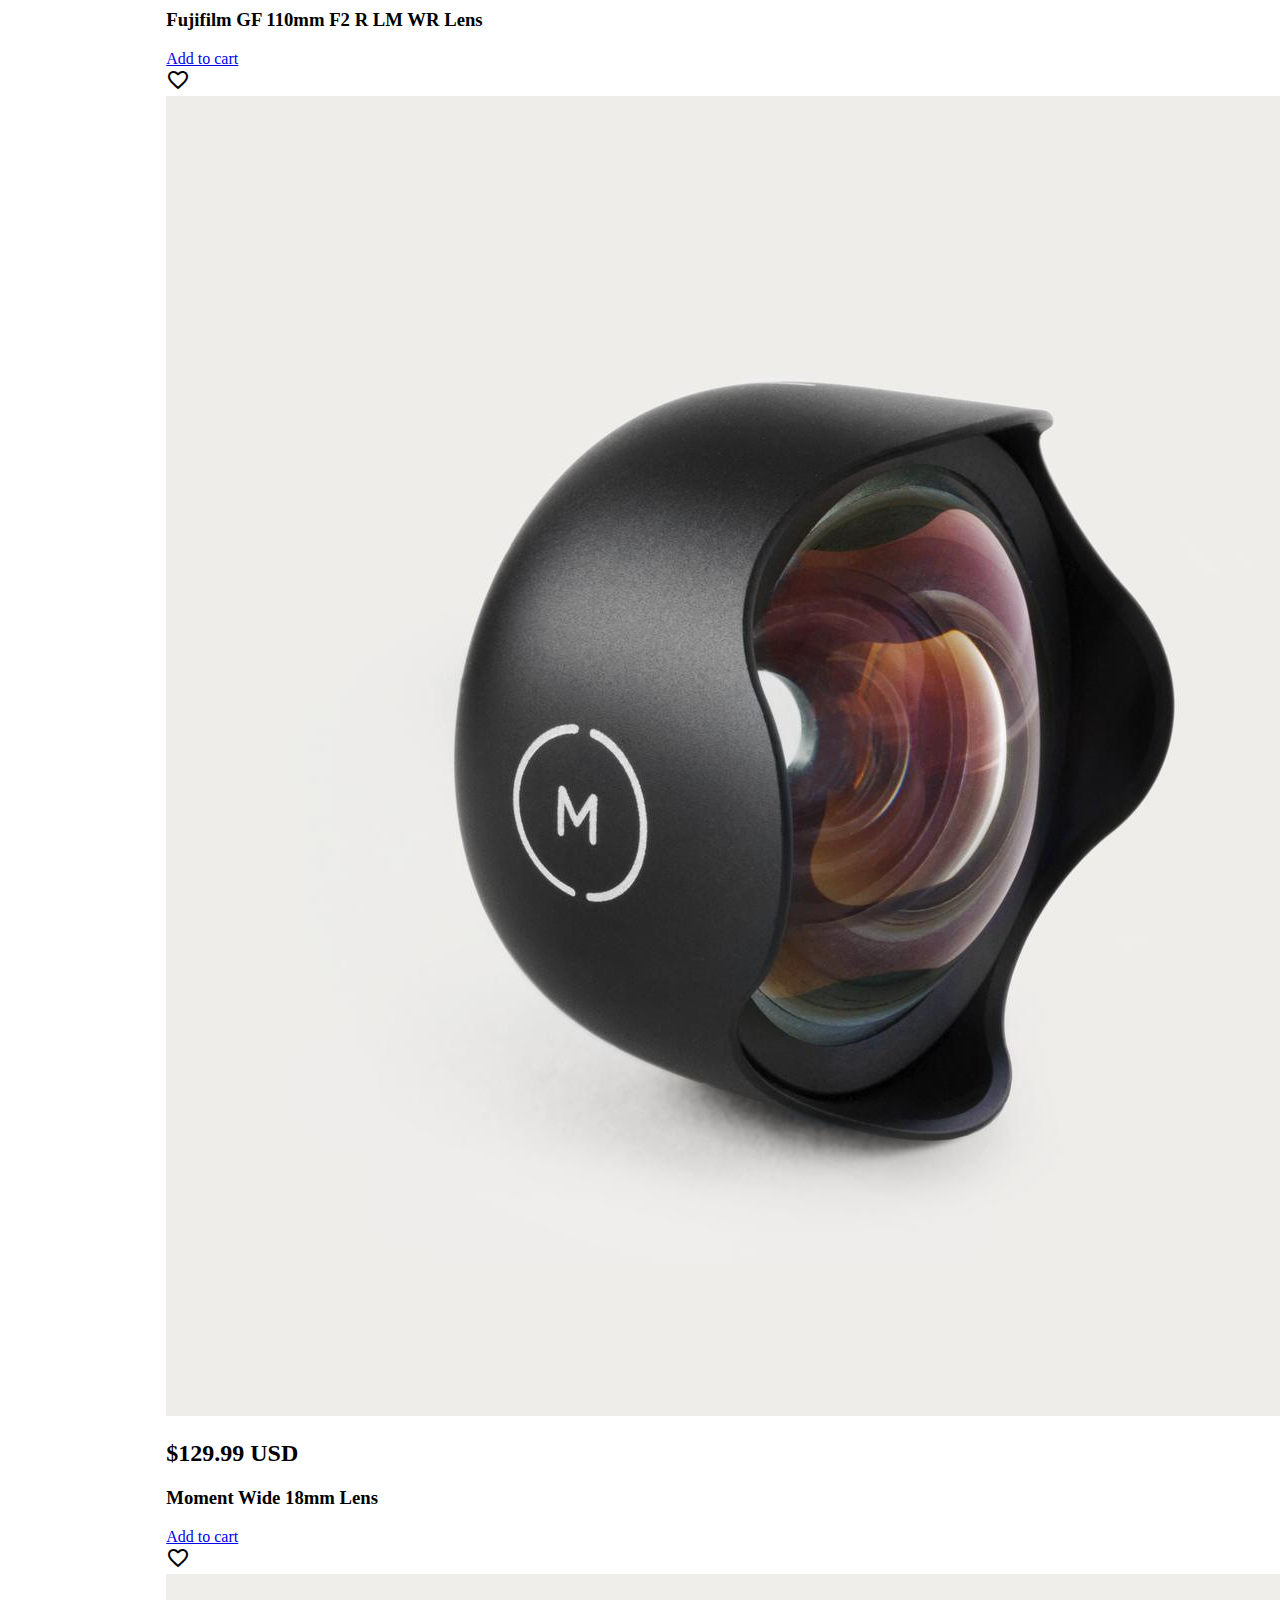
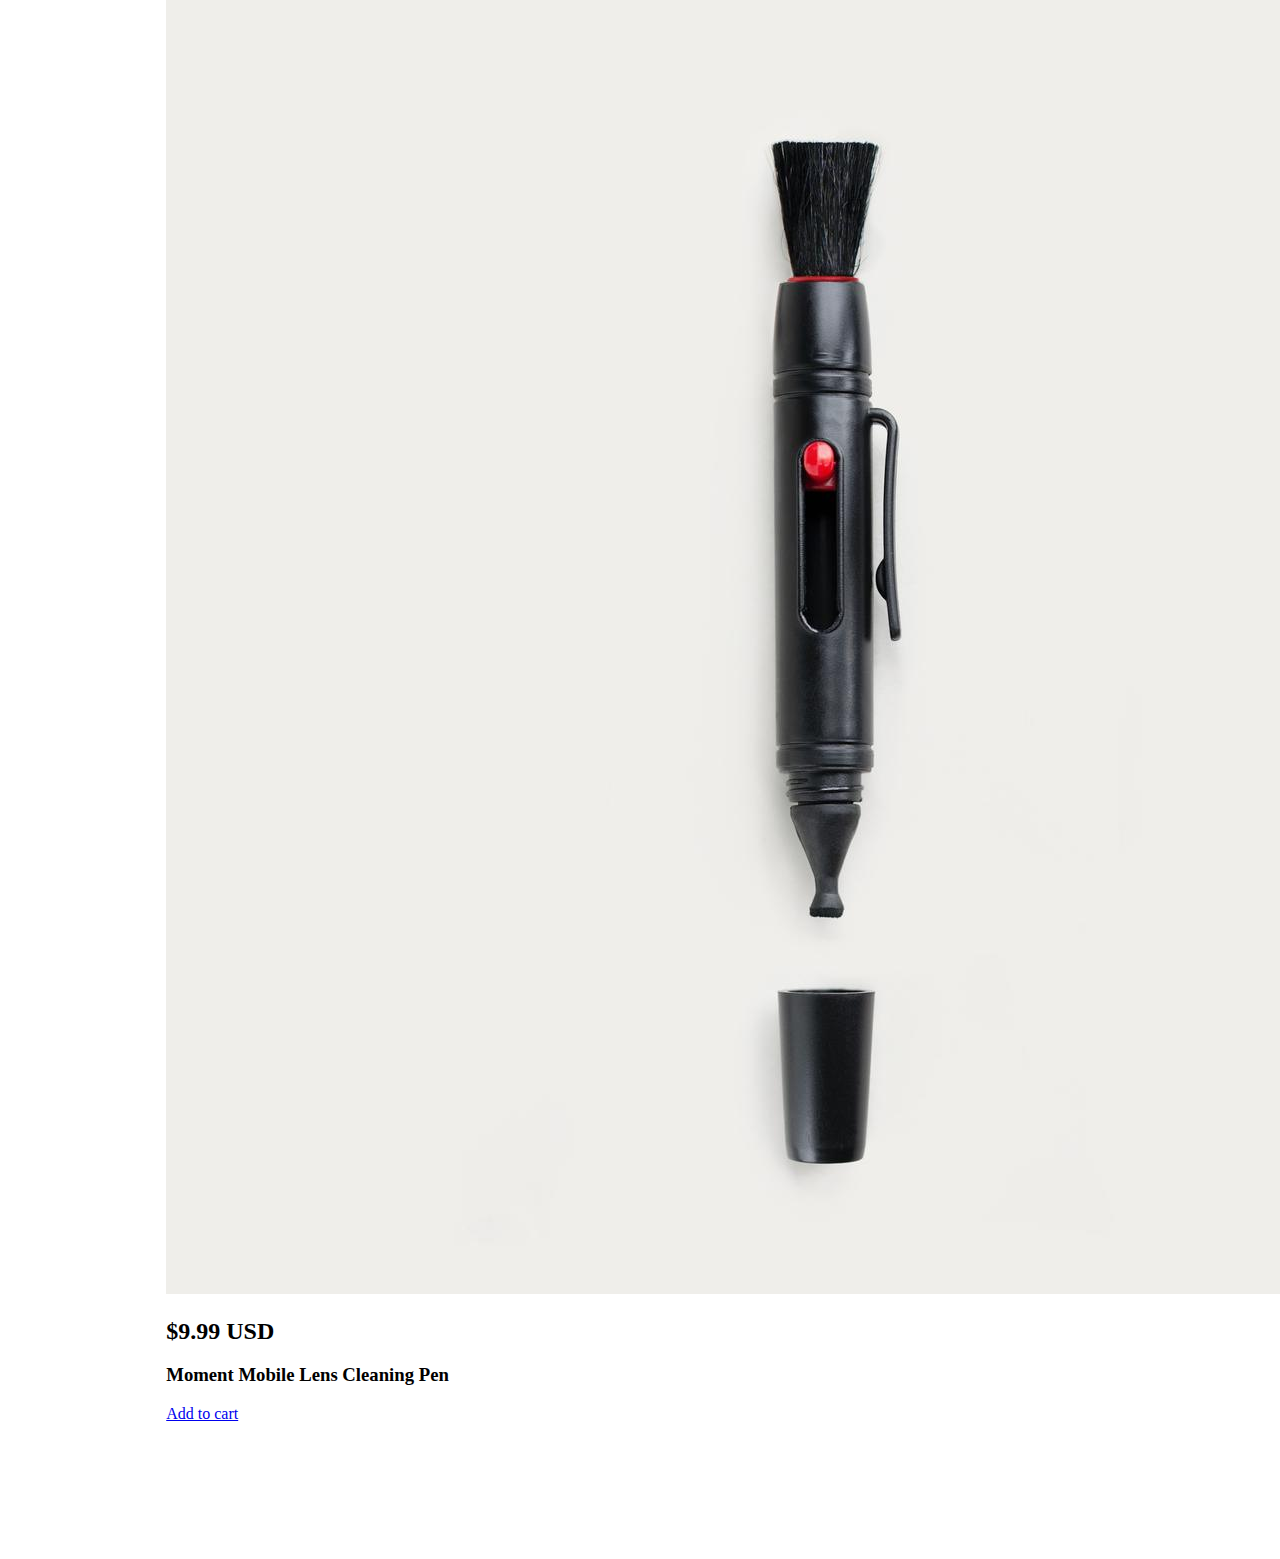
<file: pages/lenses.html>
<!DOCTYPE html>
<html lang="en">
  <head>
    <meta charset="UTF-8" />
    <meta http-equiv="X-UA-Compatible" content="IE=edge" />
    <meta name="viewport" content="width=device-width, initial-scale=1.0" />
    <link
      rel="icon"
      href="data:image/svg+xml,<svg xmlns=%22http://www.w3.org/2000/svg%22 viewBox=%220 0 100 100%22><text y=%22.9em%22 font-size=%2290%22>📷</text></svg>"
    />
    <link
      href="https://fonts.googleapis.com/css?family=Material+Icons|Material+Icons+Outlined|Material+Icons+Two+Tone|Material+Icons+Round|Material+Icons+Sharp"
      rel="stylesheet"
    />
    <link
      rel="stylesheet"
      href="https://focus-ui.netlify.app/css/components.css"
    />
    <link rel="stylesheet" href="../css/product.css" />
    <title>Lenses | Focus Store</title>
  </head>
  <body>
    <nav class="navbar">
      <div class="logo">
        <a href="../index.html">FS.</a>
      </div>

      <ul role="list" class="links">
        <li>
          <a class="nav-link" href="./cart.html">
            <div class="icon-badge">
              <img
                class="icon"
                src="../assets/icons/cart.svg"
                alt="cart icon"
              />
              <div>3</div>
            </div>
          </a>
        </li>
        <li>
          <a class="nav-link" href="./wishlist.html">
            <div class="icon-badge">
              <img
                class="icon"
                src="../assets/icons/wishlist.svg"
                alt="wishlist"
              />
              <div>5</div>
            </div>
          </a>
        </li>
        <li>
          <a class="nav-link" href="./signup.html">
            <div class="icon-badge">
              <img
                class="icon"
                src="../assets/icons/user.svg"
                alt="user-profile icon"
              />
            </div>
          </a>
        </li>
      </ul>
    </nav>

    <div class="wrapper">
      <div class="search-bar">
        <label for="search">
          <img
            class="search-bar-icon"
            src="../assets/icons/search.svg"
            alt="search icon"
          />
        </label>
        <input
          id="search"
          type="text"
          autocomplete="off"
          placeholder="Search products and more"
        />
      </div>
      <div class="filter-mobile">
        <div class="filter-header">
          <div>
            <span class="material-icons-outlined icon-filter">
              filter_list
            </span>
            <span>Filter</span>
          </div>
          <span class="material-icons-outlined icon-expand"> expand_less </span>
        </div>
        <div class="filter-body">
          <div class="filter-controls m-xs-b">
            <button class="btn btn-secondary">clear</button>
          </div>

          <div class="filter-section">
            <h2 class="text-base">Price</h2>
            <div class="slider-range m-xs-t">
              <span>100</span>
              <span>500</span>
              <span>1000</span>
            </div>
            <input
              class="slider"
              type="range"
              min="100"
              max="1000"
              value="300"
            />
          </div>
          <div class="filter-section">
            <h2 class="text-base">Category</h2>
            <label for="Phone-Lenses">
              <input type="checkbox" name="Phone-Lenses" id="Phone-Lenses" />
              Phone Lenses
            </label>
            <label for="Camera-Lenses">
              <input type="checkbox" name="Camera-Lenses" id="Camera-Lenses" />
              Camera Lenses
            </label>
            <label for="Camera-Lens-Accesories">
              <input
                type="checkbox"
                name="Camera-Lens-Accesories"
                id="Camera-Lens-Accesories"
              />
              Camera Lens Accesories
            </label>
          </div>
          <div class="filter-section">
            <h2 class="text-base">Rating</h2>
            <label for="4-stars-&-above">
              <input type="radio" name="rating" id="4-stars-&-above" />
              4 stars & above
            </label>
            <label for="3-stars-&-above">
              <input type="radio" name="rating" id="3-stars-&-above" />
              3 stars & above
            </label>
            <label for="2-stars-&-above">
              <input type="radio" name="rating" id="2-stars-&-above" />
              2 stars & above
            </label>
            <label for="1-star-&-above">
              <input type="radio" name="rating" id="1-star-&-above" />
              1 star & above
            </label>
          </div>
          <div class="filter-section">
            <h2 class="text-base">Sort by</h2>
            <label for="low-to-high">
              <input type="radio" name="sort-by-price" id="low-to-high" />
              Price - Low to High
            </label>
            <label for="high-to-low">
              <input type="radio" name="sort-by-price" id="high-to-low" />
              Price - High to Low
            </label>
          </div>
        </div>
      </div>
      <div class="main-wrapper">
        <aside class="sidebar-filter">
          <div class="filter-controls m-xs-b">
            <h2 class="text-base">Filter</h2>
            <button class="btn btn-secondary">clear</button>
          </div>

          <div class="filter-section">
            <h2 class="text-base">Price</h2>
            <div class="slider-range m-xs-t">
              <span>100</span>
              <span>500</span>
              <span>1000</span>
            </div>
            <input
              class="slider"
              type="range"
              min="100"
              max="1000"
              value="300"
            />
          </div>
          <div class="filter-section">
            <h2 class="text-base">Category</h2>
            <label for="Phone-Lenses">
              <input type="checkbox" name="Phone-Lenses" id="Phone-Lenses" />
              Phone Lenses
            </label>
            <label for="Camera-Lenses">
              <input type="checkbox" name="Camera-Lenses" id="Camera-Lenses" />
              Camera Lenses
            </label>
            <label for="Camera-Lens-Accesories">
              <input
                type="checkbox"
                name="Camera-Lens-Accesories"
                id="Camera-Lens-Accesories"
              />
              Camera Lens Accesories
            </label>
          </div>
          <div class="filter-section">
            <h2 class="text-base">Rating</h2>
            <label for="4-stars-&-above">
              <input type="radio" name="rating" id="4-stars-&-above" />
              4 stars & above
            </label>
            <label for="3-stars-&-above">
              <input type="radio" name="rating" id="3-stars-&-above" />
              3 stars & above
            </label>
            <label for="2-stars-&-above">
              <input type="radio" name="rating" id="2-stars-&-above" />
              2 stars & above
            </label>
            <label for="1-star-&-above">
              <input type="radio" name="rating" id="1-star-&-above" />
              1 star & above
            </label>
          </div>
          <div class="filter-section">
            <h2 class="text-base">Sort by</h2>
            <label for="low-to-high">
              <input type="radio" name="sort-by-price" id="low-to-high" />
              Price - Low to High
            </label>
            <label for="high-to-low">
              <input type="radio" name="sort-by-price" id="high-to-low" />
              Price - High to Low
            </label>
          </div>
        </aside>
        <main class="main-content grid-container auto">
          <div class="card">
            <span class="material-icons-outlined card-icon-like">
              favorite_border
            </span>
            <div class="card-header m-xs-tb">
              <img
                class="card-img m-xs-tb"
                src="../assets/product/lenses/Sony-FE-24-70mm.jpeg"
                alt="..."
              />
            </div>
            <div class="card-body m-xs-tb">
              <h2 class="item-price m-xs-tb">$1,998.00 USD</h2>
              <h3 class="card-title m-xs-tb">Sony FE 24-70mm f/2.8 GM Lens</h3>
            </div>
            <div class="card-footer m-xs-tb">
              <a class="btn btn-primary card-btn" href="#">Add to cart</a>
            </div>
          </div>

          <div class="card">
            <span class="material-icons-outlined card-icon-like">
              favorite_border
            </span>
            <div class="card-header m-xs-tb">
              <img
                class="card-img m-xs-tb"
                src="../assets/product/lenses/Fujifilm-GF-110mm-F2-R.jpeg"
                alt="..."
              />
            </div>
            <div class="card-body m-xs-tb">
              <h2 class="item-price m-xs-tb">$2,799.00 USD</h2>
              <h3 class="card-title m-xs-tb">
                Fujifilm GF 110mm F2 R LM WR Lens
              </h3>
            </div>
            <div class="card-footer m-xs-tb">
              <a class="btn btn-primary card-btn" href="#">Add to cart</a>
            </div>
          </div>

          <div class="card">
            <span class="material-icons-outlined card-icon-like">
              favorite_border
            </span>
            <div class="card-header m-xs-tb">
              <img
                class="card-img m-xs-tb"
                src="../assets/product/lenses/Moment-Wide-18mm-Lens.jpeg"
                alt="..."
              />
            </div>
            <div class="card-body m-xs-tb">
              <h2 class="item-price m-xs-tb">$129.99 USD</h2>
              <h3 class="card-title m-xs-tb">Moment Wide 18mm Lens</h3>
            </div>
            <div class="card-footer m-xs-tb">
              <a class="btn btn-primary card-btn" href="#">Add to cart</a>
            </div>
          </div>
          <div class="card">
            <span class="material-icons-outlined card-icon-like">
              favorite_border
            </span>
            <div class="card-header m-xs-tb">
              <img
                class="card-img m-xs-tb"
                src="../assets/product/lenses/Moment-Mobile-Lens-Cleaning-Pen.jpeg"
                alt="..."
              />
            </div>
            <div class="card-body m-xs-tb">
              <h2 class="item-price m-xs-tb">$9.99 USD</h2>
              <h3 class="card-title m-xs-tb">
                Moment Mobile Lens Cleaning Pen
              </h3>
            </div>
            <div class="card-footer m-xs-tb">
              <a class="btn btn-primary card-btn" href="#">Add to cart</a>
            </div>
          </div>
        </main>
      </div>
    </div>
    <script src="../scripts/filter.js"></script>
  </body>
</html>
</file>
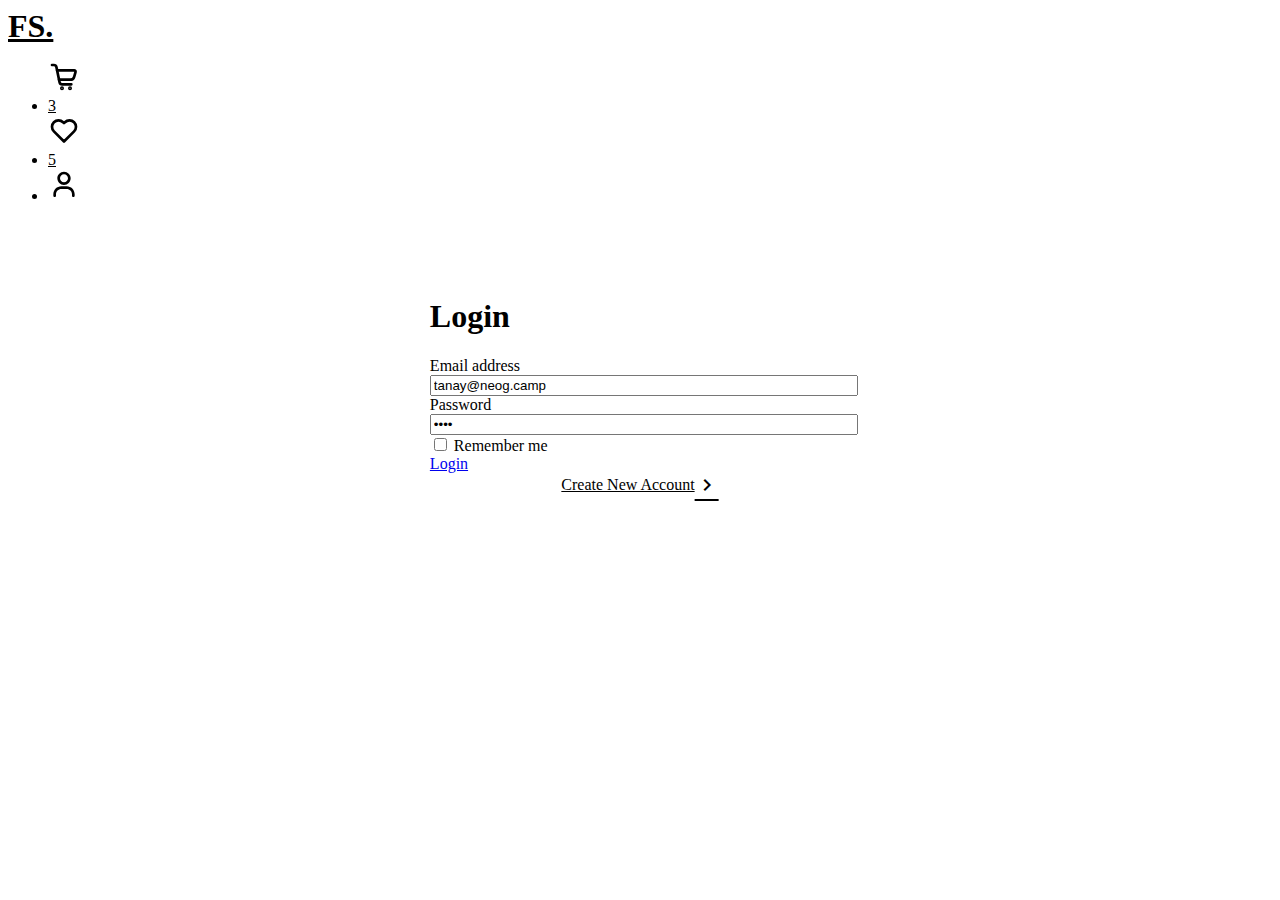
<file: pages/login.html>
<!DOCTYPE html>
<html lang="en">
  <head>
    <meta charset="UTF-8" />
    <meta http-equiv="X-UA-Compatible" content="IE=edge" />
    <meta name="viewport" content="width=device-width, initial-scale=1.0" />
    <link
      rel="icon"
      href="data:image/svg+xml,<svg xmlns=%22http://www.w3.org/2000/svg%22 viewBox=%220 0 100 100%22><text y=%22.9em%22 font-size=%2290%22>📷</text></svg>"
    />
    <link
      href="https://fonts.googleapis.com/css?family=Material+Icons|Material+Icons+Outlined|Material+Icons+Two+Tone|Material+Icons+Round|Material+Icons+Sharp"
      rel="stylesheet"
    />
    <link
      rel="stylesheet"
      href="https://focus-ui.netlify.app/css/components.css"
    />
    <link rel="stylesheet" href="../css/login.css" />
    <title>Login | Focus Store</title>
  </head>
  <body>
    <nav class="navbar">
      <div class="logo">
        <a href="../index.html">FS.</a>
      </div>

      <ul role="list" class="links">
        <li>
          <a class="nav-link" href="./cart.html">
            <div class="icon-badge">
              <img
                class="icon"
                src="../assets/icons/cart.svg"
                alt="cart icon"
              />
              <div>3</div>
            </div>
          </a>
        </li>
        <li>
          <a class="nav-link" href="./wishlist.html">
            <div class="icon-badge">
              <img
                class="icon"
                src="../assets/icons/wishlist.svg"
                alt="wishlist"
              />
              <div>5</div>
            </div>
          </a>
        </li>
        <li>
          <a class="nav-link" href="./signup.html">
            <div class="icon-badge">
              <img
                class="icon"
                src="../assets/icons/user.svg"
                alt="user-profile icon"
              />
            </div>
          </a>
        </li>
      </ul>
    </nav>

    <div class="wrapper">
      <form class="form" action="">
        <h1 class="text-xl text-center m-xs-tb">Login</h1>
        <label class="m-sm-t" for="email">
          Email address
          <input
            class="input m-xs-t"
            type="email"
            name="email"
            id="email"
            value="tanay@neog.camp"
            placeholder="Enter email"
            required
          />
        </label>
        <label class="m-sm-t" for="password">
          Password
          <input
            class="input m-xs-t"
            type="password"
            name="password"
            id="password"
            value="1234"
            placeholder="Enter password"
            required
          />
        </label>
        <label class="m-sm-t" for="t&c ">
          <input type="checkbox" name="t&c" id="t&c" />
          <span class="text-sm">Remember me</span>
        </label>
        <a href="/" class="btn btn-primary m-sm-tb">Login</a>
        <a class="form-link" href="./signup.html">
          <span>Create New Account</span>
          <span class="material-icons-outlined"> chevron_right </span>
        </a>
      </form>
    </div>
  </body>
</html>
</file>
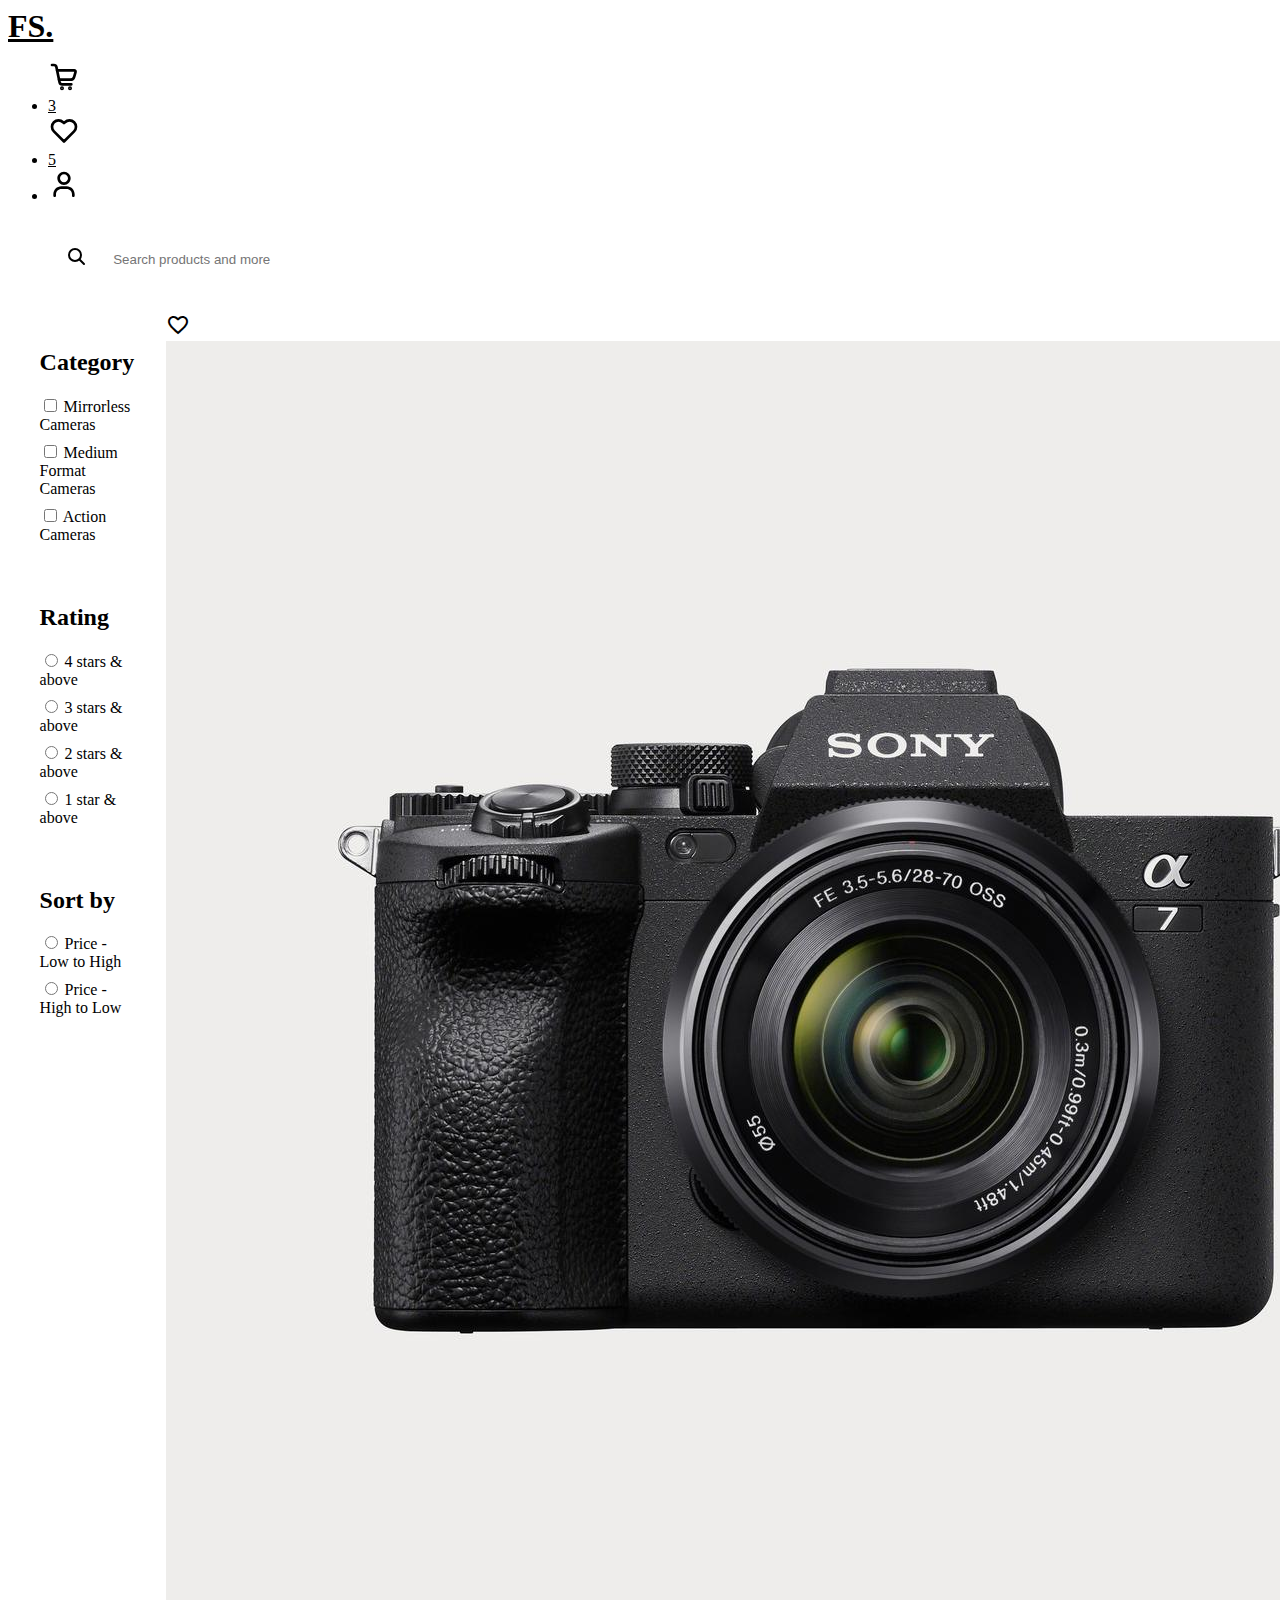
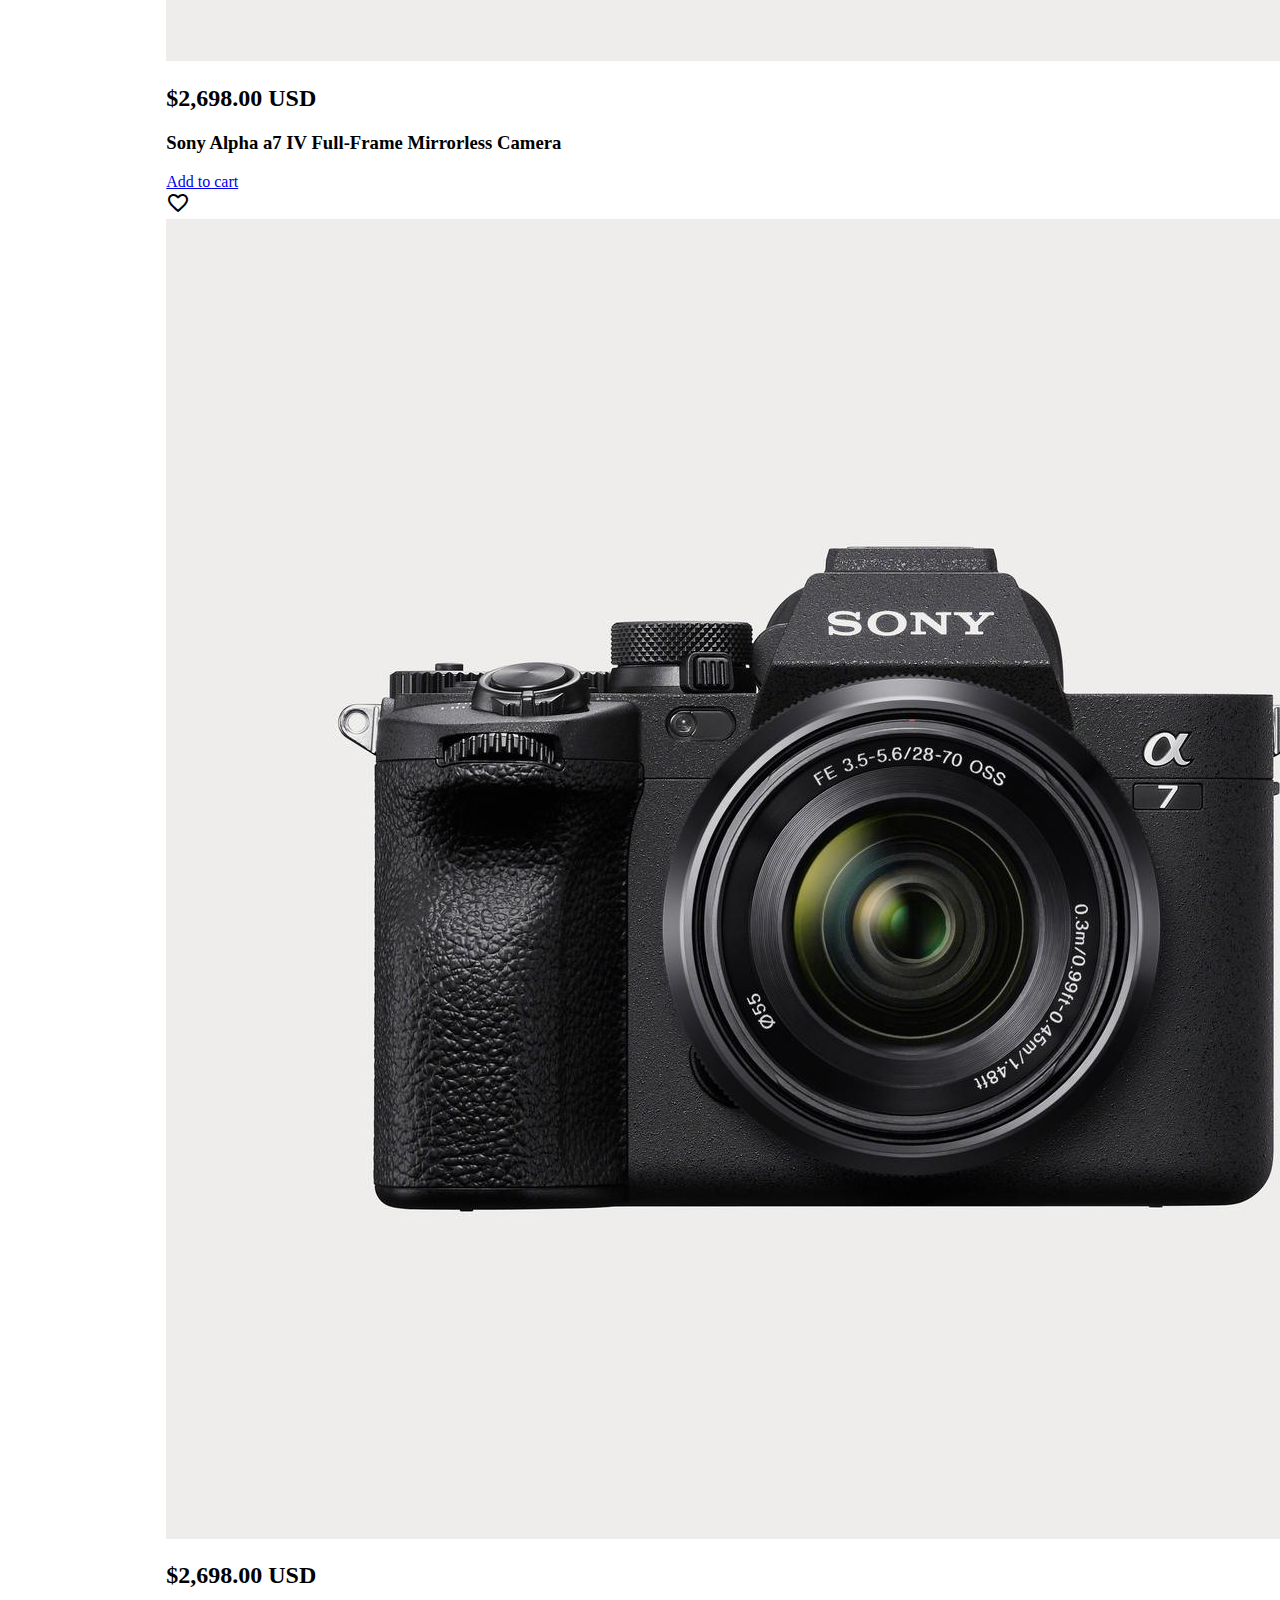
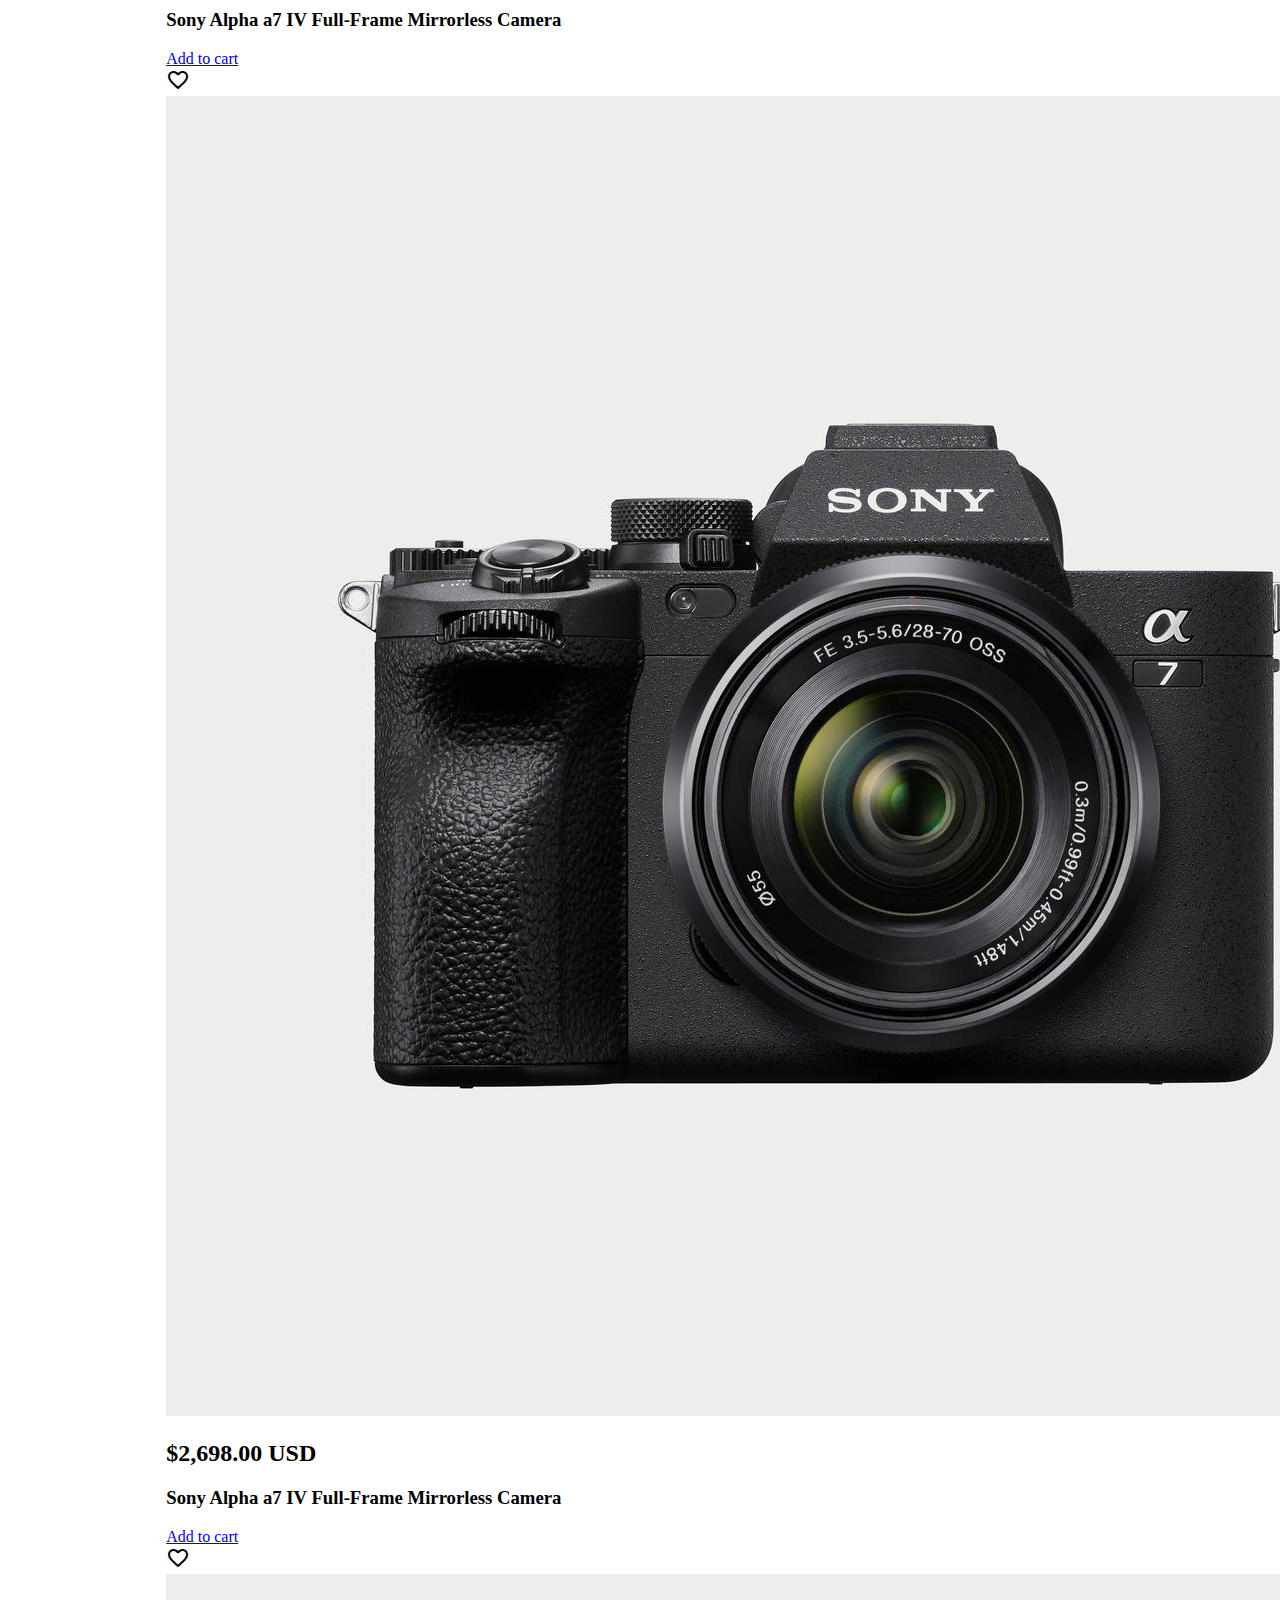
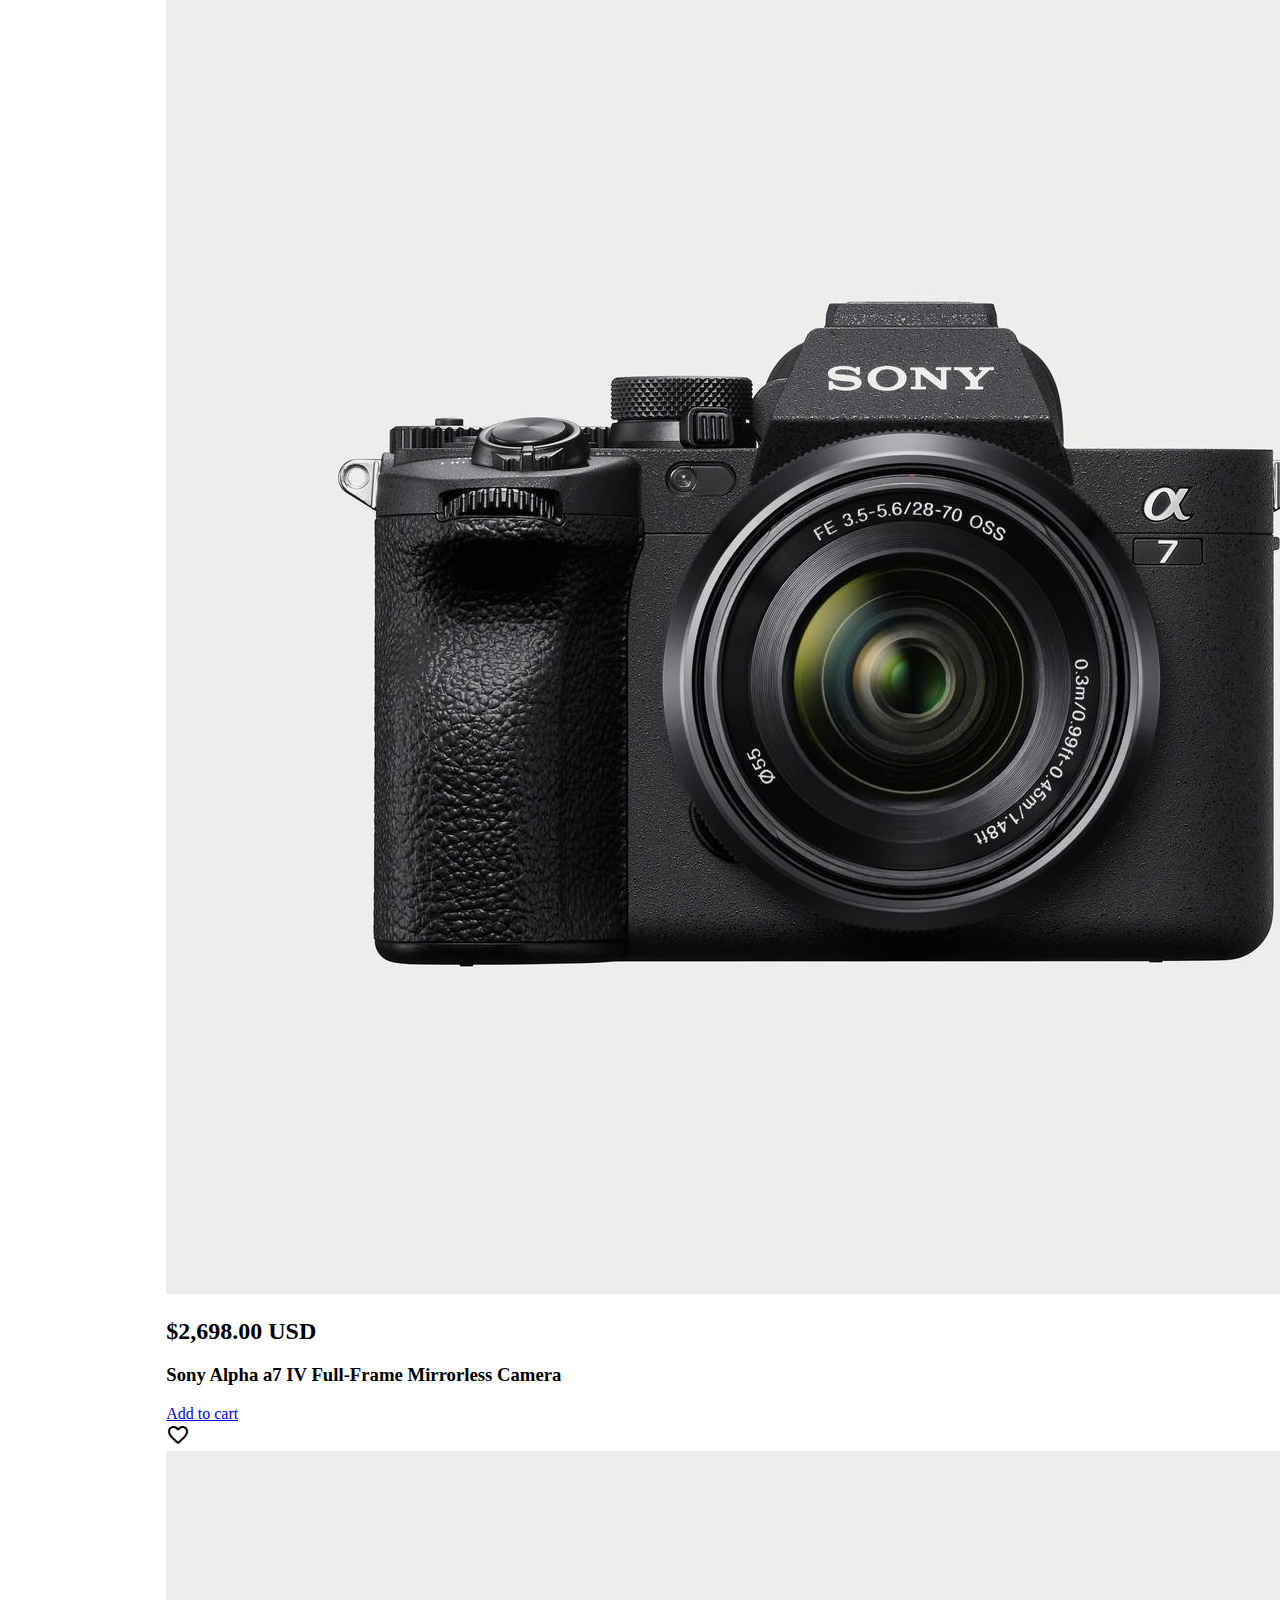
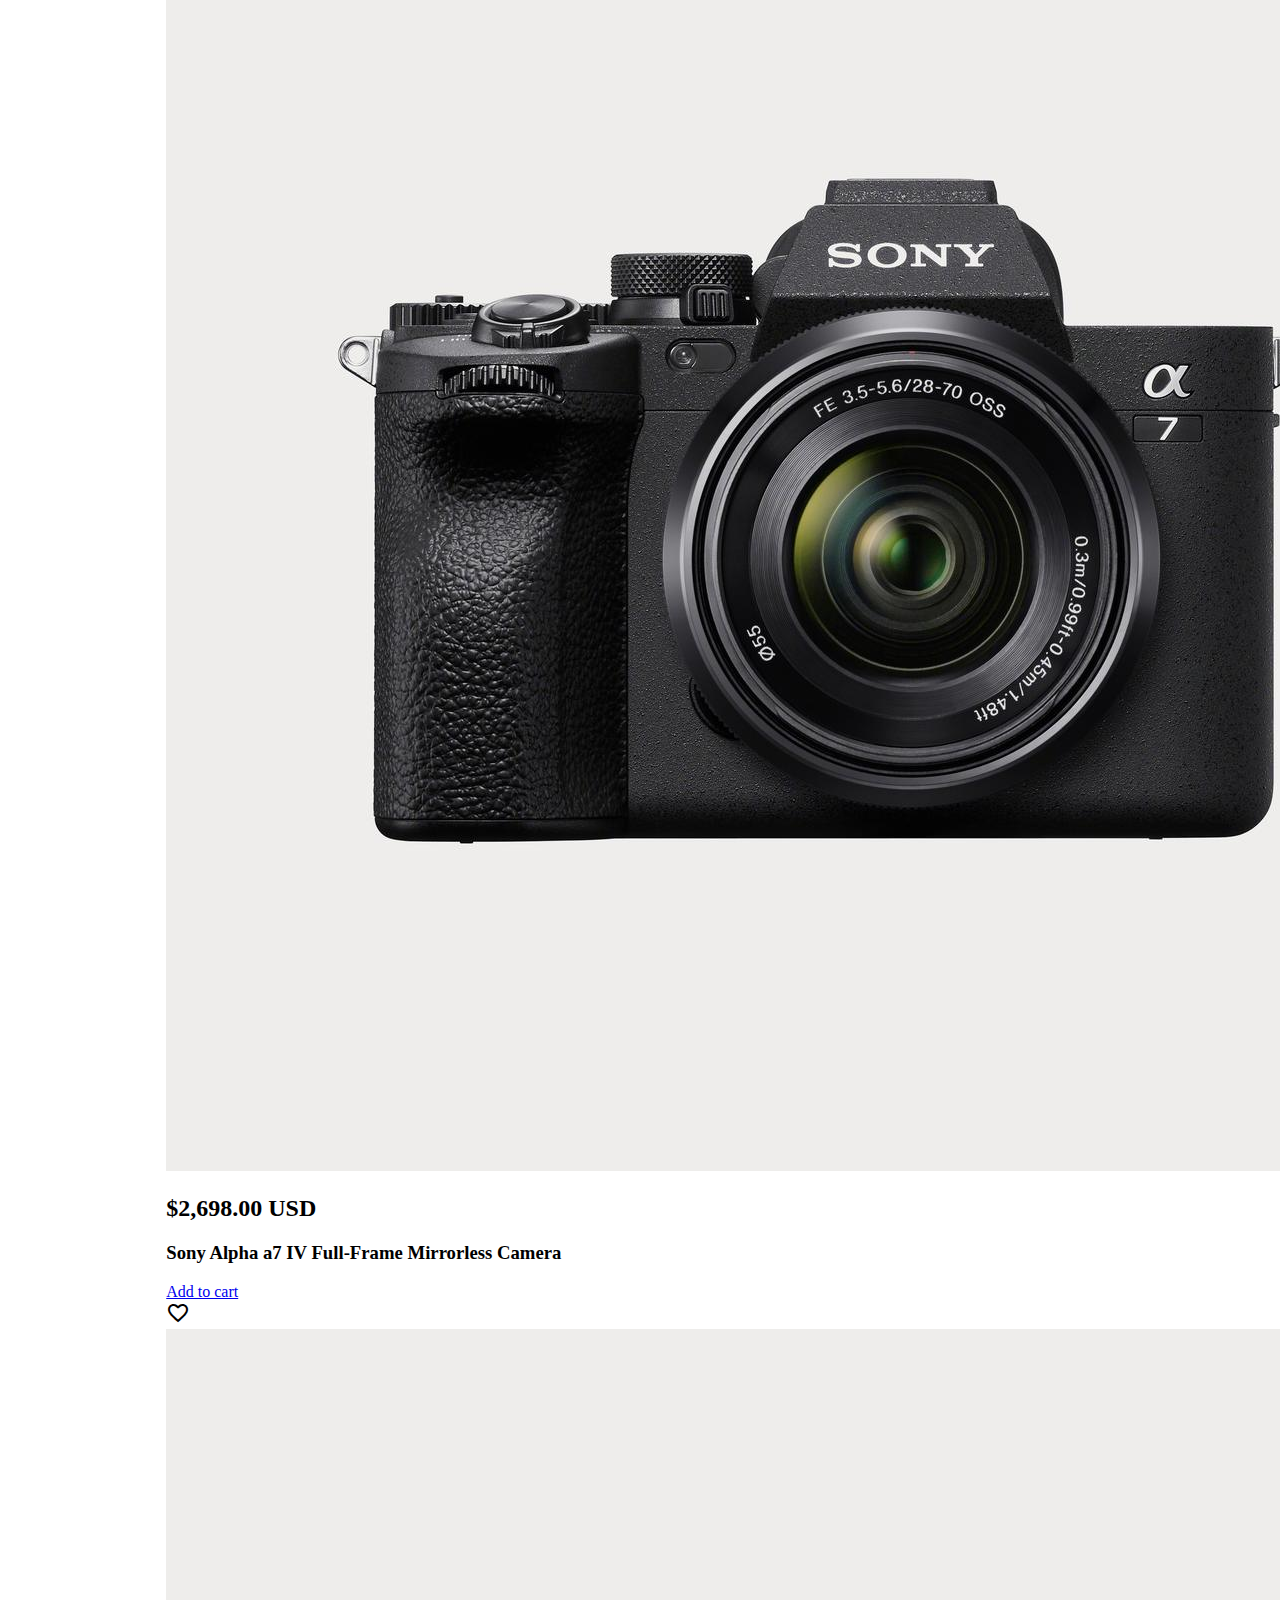
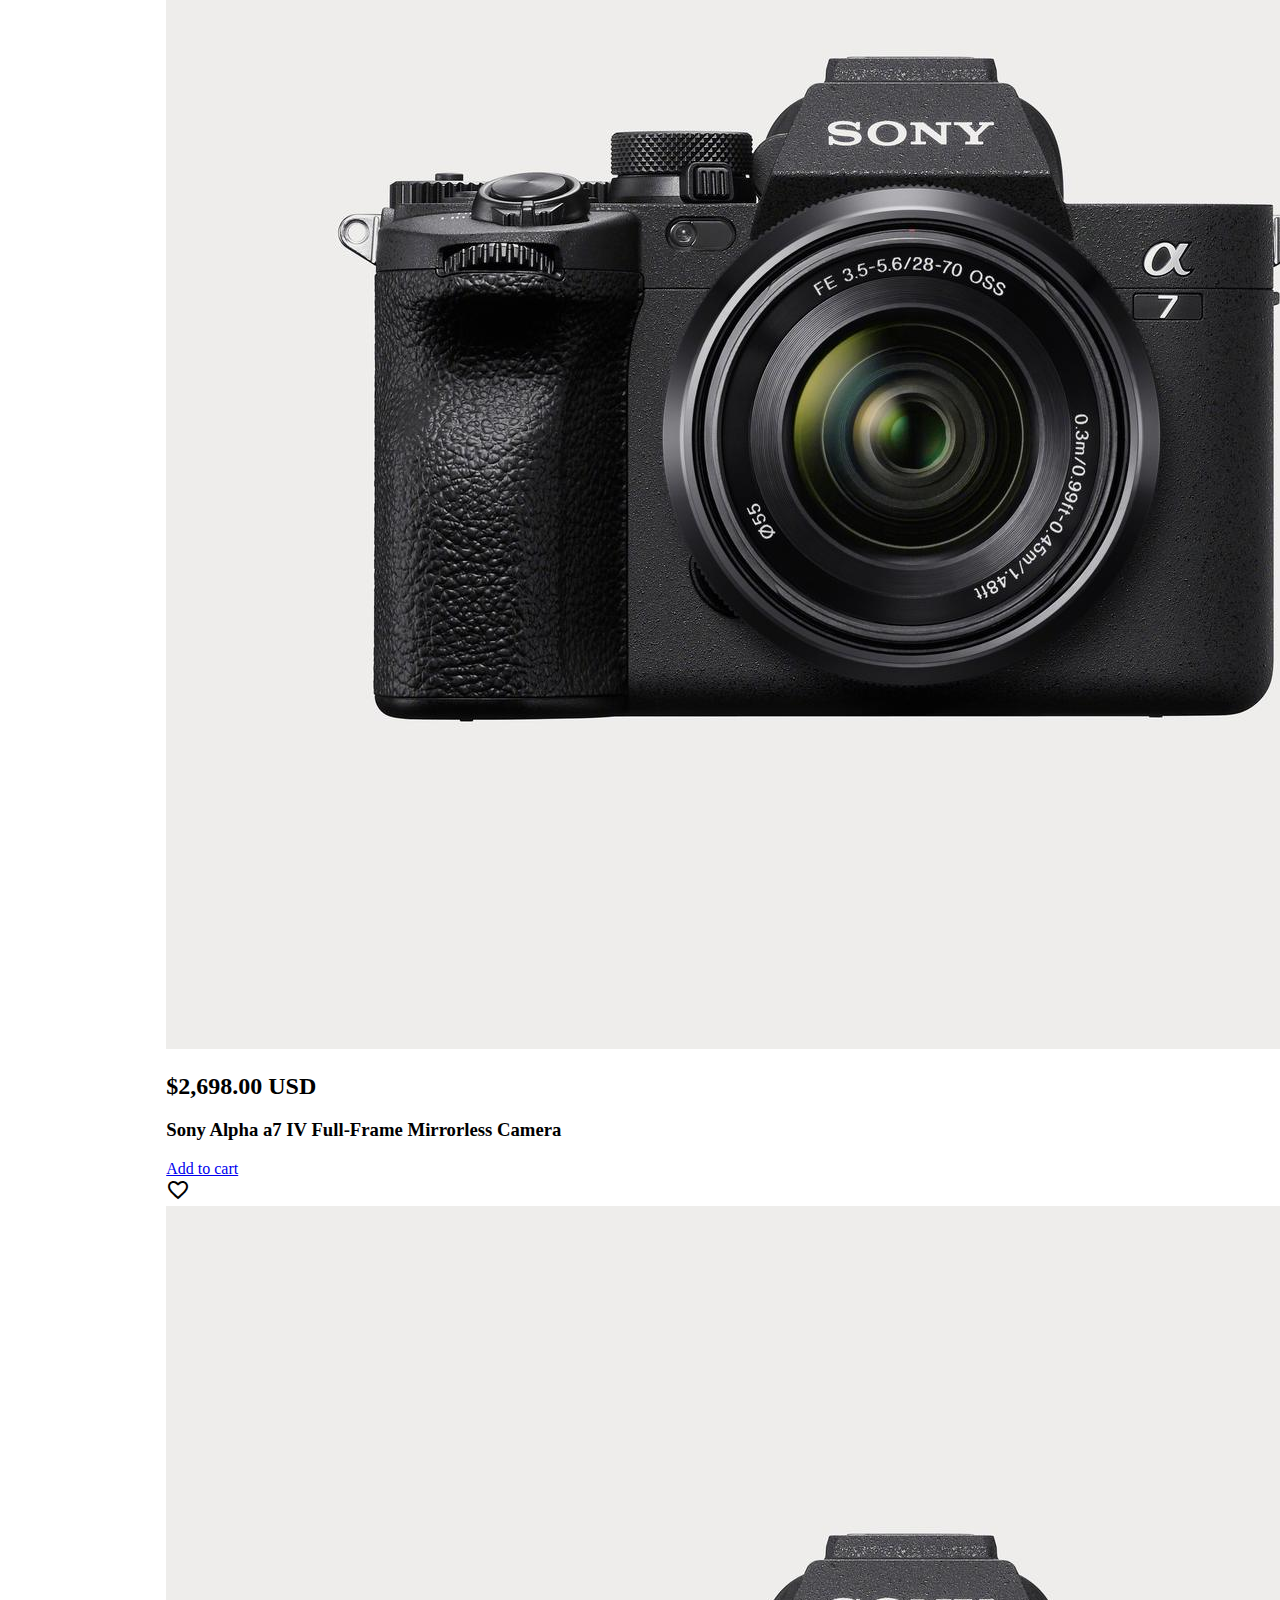
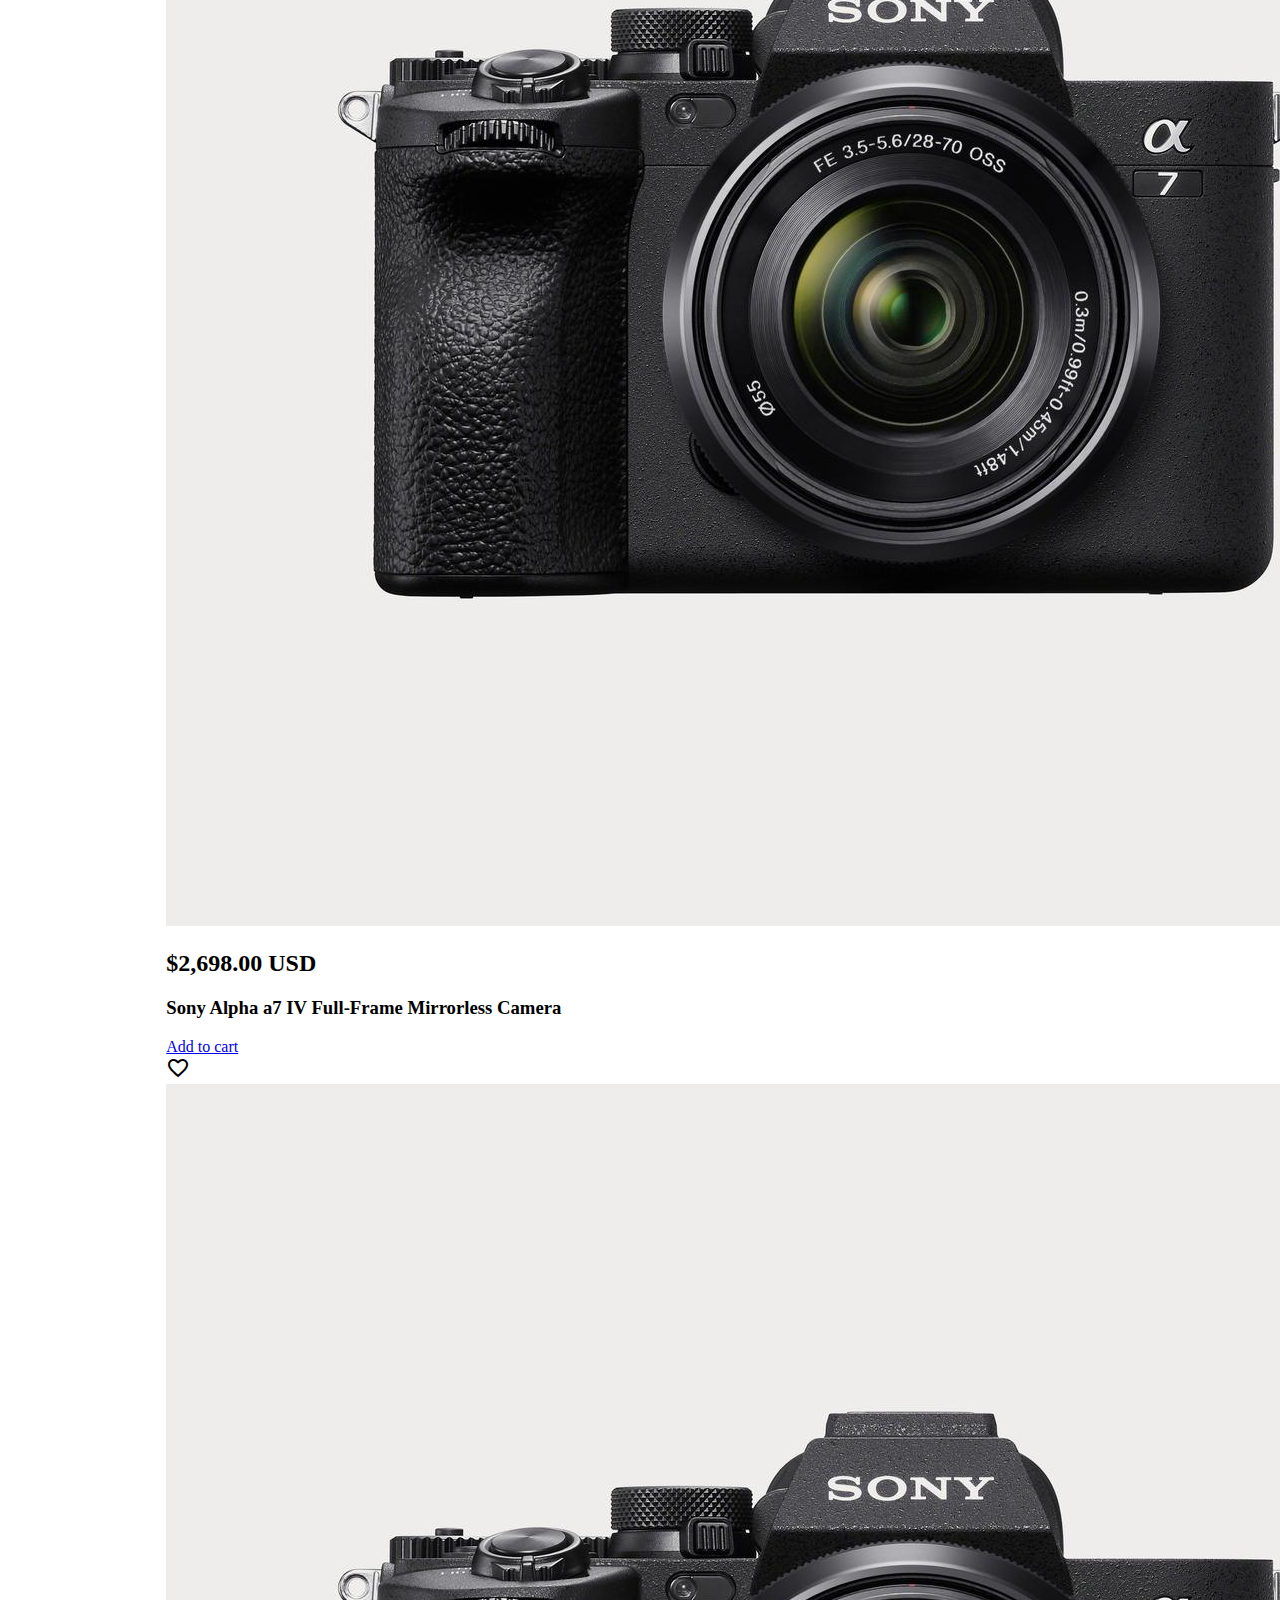
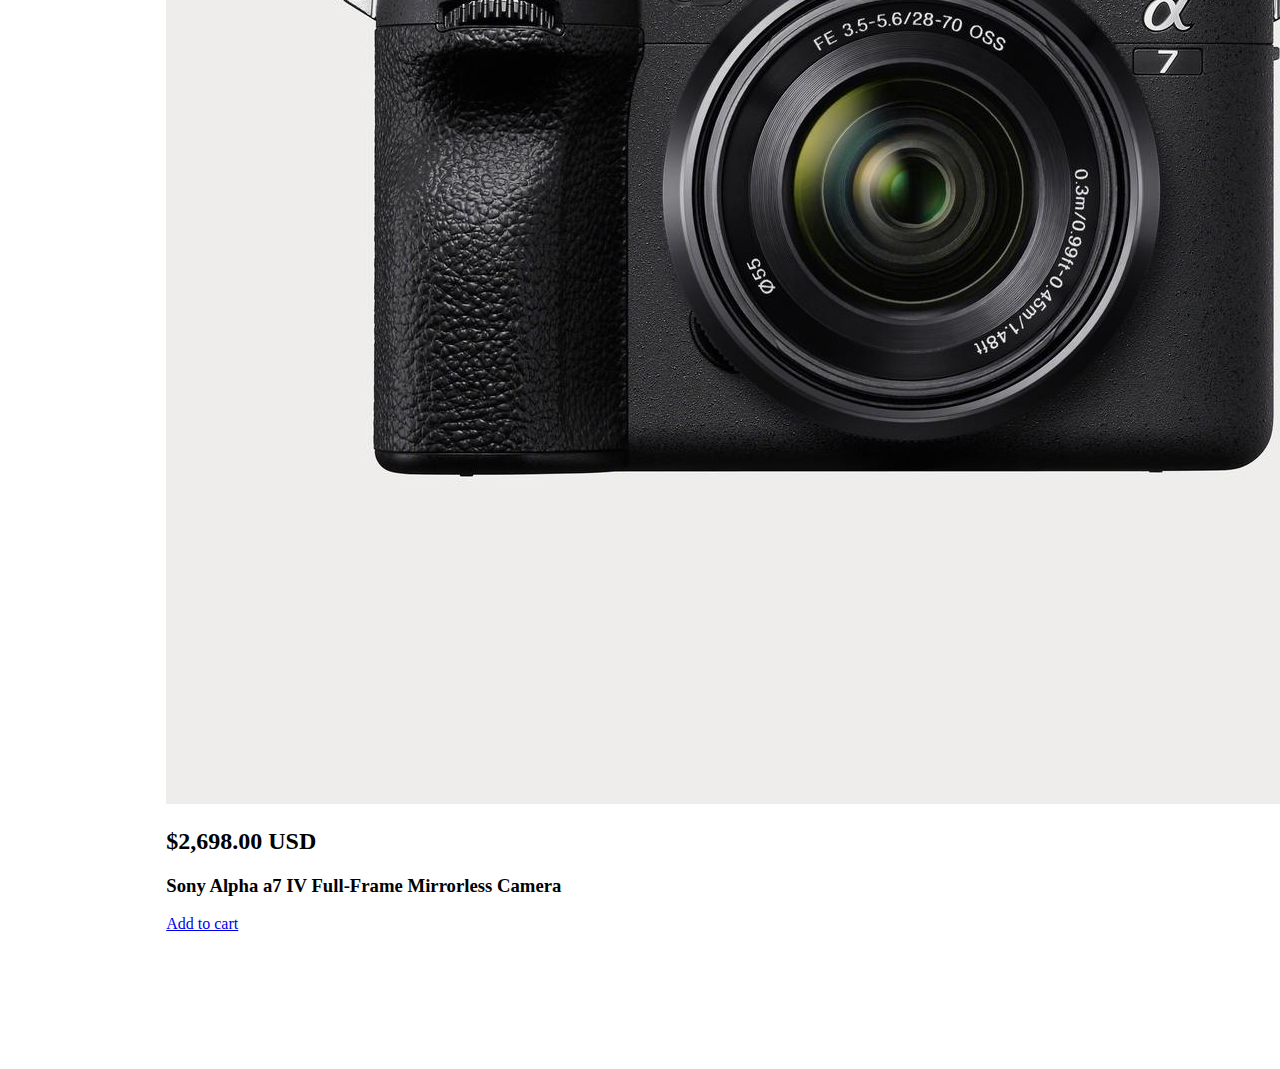
<file: pages/product.html>
<!DOCTYPE html>
<html lang="en">
  <head>
    <meta charset="UTF-8" />
    <meta http-equiv="X-UA-Compatible" content="IE=edge" />
    <meta name="viewport" content="width=device-width, initial-scale=1.0" />
    <link
      rel="icon"
      href="data:image/svg+xml,<svg xmlns=%22http://www.w3.org/2000/svg%22 viewBox=%220 0 100 100%22><text y=%22.9em%22 font-size=%2290%22>📷</text></svg>"
    />
    <link
      href="https://fonts.googleapis.com/css?family=Material+Icons|Material+Icons+Outlined|Material+Icons+Two+Tone|Material+Icons+Round|Material+Icons+Sharp"
      rel="stylesheet"
    />
    <link
      rel="stylesheet"
      href="https://focus-ui.netlify.app/css/components.css"
    />
    <link rel="stylesheet" href="../css/product.css" />
    <title>Products | Focus Store</title>
  </head>
  <body>
    <nav class="navbar">
      <div class="logo">
        <a href="#">FS.</a>
      </div>

      <ul role="list" class="links">
        <li>
          <a class="nav-link" href="./cart.html">
            <div class="icon-badge">
              <img
                class="icon"
                src="../assets/icons/cart.svg"
                alt="cart icon"
              />
              <div>3</div>
            </div>
          </a>
        </li>
        <li>
          <a class="nav-link" href="./wishlist.html">
            <div class="icon-badge">
              <img
                class="icon"
                src="../assets/icons/wishlist.svg"
                alt="wishlist"
              />
              <div>5</div>
            </div>
          </a>
        </li>
        <li>
          <a class="nav-link" href="./signup.html">
            <div class="icon-badge">
              <img
                class="icon"
                src="../assets/icons/user.svg"
                alt="user-profile icon"
              />
            </div>
          </a>
        </li>
      </ul>
    </nav>

    <div class="wrapper">
      <div class="search-bar">
        <label for="search">
          <img
            class="search-bar-icon"
            src="../assets/icons/search.svg"
            alt="search icon"
          />
        </label>
        <input
          id="search"
          type="text"
          autocomplete="off"
          placeholder="Search products and more"
        />
      </div>
      <div class="filter-mobile">
        <div class="filter-header">
          <div>
            <span class="material-icons-outlined icon-filter">
              filter_list
            </span>
            <span>Filter</span>
          </div>
          <span class="material-icons-outlined icon-expand"> expand_less </span>
        </div>
        <div class="filter-body">
          <div class="filter-section">
            <h2 class="text-base">Category</h2>
            <label for="Mirrorless-Cameras">
              <input
                type="checkbox"
                name="Mirrorless-Cameras"
                id="Mirrorless-Cameras"
              />
              Mirrorless Cameras
            </label>
            <label for="Medium-Format-Cameras">
              <input
                type="checkbox"
                name="Medium-Format-Cameras"
                id="Medium-Format-Cameras"
              />
              Medium Format Cameras
            </label>
            <label for="Action-Cameras">
              <input
                type="checkbox"
                name="Action-Cameras"
                id="Action-Cameras"
              />
              Action Cameras
            </label>
          </div>
          <div class="filter-section">
            <h2 class="text-base">Rating</h2>
            <label for="4-stars-&-above">
              <input type="radio" name="rating" id="4-stars-&-above" />
              4 stars & above
            </label>
            <label for="3-stars-&-above">
              <input type="radio" name="rating" id="3-stars-&-above" />
              3 stars & above
            </label>
            <label for="2-stars-&-above">
              <input type="radio" name="rating" id="2-stars-&-above" />
              2 stars & above
            </label>
            <label for="1-star-&-above">
              <input type="radio" name="rating" id="1-star-&-above" />
              1 star & above
            </label>
          </div>
          <div class="filter-section">
            <h2 class="text-base">Sort by</h2>
            <label for="low-to-high">
              <input type="radio" name="sort-by-price" id="low-to-high" />
              Price - Low to High
            </label>
            <label for="high-to-low">
              <input type="radio" name="sort-by-price" id="high-to-low" />
              Price - High to Low
            </label>
          </div>
        </div>
      </div>
      <div class="main-wrapper">
        <aside class="sidebar-filter">
          <div class="filter-section">
            <h2 class="text-base">Category</h2>
            <label for="Mirrorless-Cameras">
              <input
                type="checkbox"
                name="Mirrorless-Cameras"
                id="Mirrorless-Cameras"
              />
              Mirrorless Cameras
            </label>
            <label for="Medium-Format-Cameras">
              <input
                type="checkbox"
                name="Medium-Format-Cameras"
                id="Medium-Format-Cameras"
              />
              Medium Format Cameras
            </label>
            <label for="Action-Cameras">
              <input
                type="checkbox"
                name="Action-Cameras"
                id="Action-Cameras"
              />
              Action Cameras
            </label>
          </div>
          <div class="filter-section">
            <h2 class="text-base">Rating</h2>
            <label for="4-stars-&-above">
              <input type="radio" name="rating" id="4-stars-&-above" />
              4 stars & above
            </label>
            <label for="3-stars-&-above">
              <input type="radio" name="rating" id="3-stars-&-above" />
              3 stars & above
            </label>
            <label for="2-stars-&-above">
              <input type="radio" name="rating" id="2-stars-&-above" />
              2 stars & above
            </label>
            <label for="1-star-&-above">
              <input type="radio" name="rating" id="1-star-&-above" />
              1 star & above
            </label>
          </div>
          <div class="filter-section">
            <h2 class="text-base">Sort by</h2>
            <label for="low-to-high">
              <input type="radio" name="sort-by-price" id="low-to-high" />
              Price - Low to High
            </label>
            <label for="high-to-low">
              <input type="radio" name="sort-by-price" id="high-to-low" />
              Price - High to Low
            </label>
          </div>
        </aside>
        <main class="main-content grid-container auto">
          <div class="card">
            <span class="material-icons-outlined card-icon-like">
              favorite_border
            </span>
            <div class="card-header m-xs-tb">
              <img
                class="card-img m-xs-tb"
                src="../assets/product/cameras/sony-alpha-a7-IV.jpeg"
                alt="..."
              />
            </div>
            <div class="card-body m-xs-tb">
              <h2 class="item-price m-xs-tb">$2,698.00 USD</h2>
              <h3 class="card-title m-xs-tb">
                Sony Alpha a7 IV Full-Frame Mirrorless Camera
              </h3>
            </div>
            <div class="card-footer m-xs-tb">
              <a class="btn btn-primary card-btn" href="#">Add to cart</a>
            </div>
          </div>
          <div class="card">
            <span class="material-icons-outlined card-icon-like">
              favorite_border
            </span>
            <div class="card-header m-xs-tb">
              <img
                class="card-img m-xs-tb"
                src="../assets/product/cameras/sony-alpha-a7-IV.jpeg"
                alt="..."
              />
            </div>
            <div class="card-body m-xs-tb">
              <h2 class="item-price m-xs-tb">$2,698.00 USD</h2>
              <h3 class="card-title m-xs-tb">
                Sony Alpha a7 IV Full-Frame Mirrorless Camera
              </h3>
            </div>
            <div class="card-footer m-xs-tb">
              <a class="btn btn-primary card-btn" href="#">Add to cart</a>
            </div>
          </div>
          <div class="card">
            <span class="material-icons-outlined card-icon-like">
              favorite_border
            </span>
            <div class="card-header m-xs-tb">
              <img
                class="card-img m-xs-tb"
                src="../assets/product/cameras/sony-alpha-a7-IV.jpeg"
                alt="..."
              />
            </div>
            <div class="card-body m-xs-tb">
              <h2 class="item-price m-xs-tb">$2,698.00 USD</h2>
              <h3 class="card-title m-xs-tb">
                Sony Alpha a7 IV Full-Frame Mirrorless Camera
              </h3>
            </div>
            <div class="card-footer m-xs-tb">
              <a class="btn btn-primary card-btn" href="#">Add to cart</a>
            </div>
          </div>
          <div class="card">
            <span class="material-icons-outlined card-icon-like">
              favorite_border
            </span>
            <div class="card-header m-xs-tb">
              <img
                class="card-img m-xs-tb"
                src="../assets/product/cameras/sony-alpha-a7-IV.jpeg"
                alt="..."
              />
            </div>
            <div class="card-body m-xs-tb">
              <h2 class="item-price m-xs-tb">$2,698.00 USD</h2>
              <h3 class="card-title m-xs-tb">
                Sony Alpha a7 IV Full-Frame Mirrorless Camera
              </h3>
            </div>
            <div class="card-footer m-xs-tb">
              <a class="btn btn-primary card-btn" href="#">Add to cart</a>
            </div>
          </div>
          <div class="card">
            <span class="material-icons-outlined card-icon-like">
              favorite_border
            </span>
            <div class="card-header m-xs-tb">
              <img
                class="card-img m-xs-tb"
                src="../assets/product/cameras/sony-alpha-a7-IV.jpeg"
                alt="..."
              />
            </div>
            <div class="card-body m-xs-tb">
              <h2 class="item-price m-xs-tb">$2,698.00 USD</h2>
              <h3 class="card-title m-xs-tb">
                Sony Alpha a7 IV Full-Frame Mirrorless Camera
              </h3>
            </div>
            <div class="card-footer m-xs-tb">
              <a class="btn btn-primary card-btn" href="#">Add to cart</a>
            </div>
          </div>
          <div class="card">
            <span class="material-icons-outlined card-icon-like">
              favorite_border
            </span>
            <div class="card-header m-xs-tb">
              <img
                class="card-img m-xs-tb"
                src="../assets/product/cameras/sony-alpha-a7-IV.jpeg"
                alt="..."
              />
            </div>
            <div class="card-body m-xs-tb">
              <h2 class="item-price m-xs-tb">$2,698.00 USD</h2>
              <h3 class="card-title m-xs-tb">
                Sony Alpha a7 IV Full-Frame Mirrorless Camera
              </h3>
            </div>
            <div class="card-footer m-xs-tb">
              <a class="btn btn-primary card-btn" href="#">Add to cart</a>
            </div>
          </div>
          <div class="card">
            <span class="material-icons-outlined card-icon-like">
              favorite_border
            </span>
            <div class="card-header m-xs-tb">
              <img
                class="card-img m-xs-tb"
                src="../assets/product/cameras/sony-alpha-a7-IV.jpeg"
                alt="..."
              />
            </div>
            <div class="card-body m-xs-tb">
              <h2 class="item-price m-xs-tb">$2,698.00 USD</h2>
              <h3 class="card-title m-xs-tb">
                Sony Alpha a7 IV Full-Frame Mirrorless Camera
              </h3>
            </div>
            <div class="card-footer m-xs-tb">
              <a class="btn btn-primary card-btn" href="#">Add to cart</a>
            </div>
          </div>
          <div class="card">
            <span class="material-icons-outlined card-icon-like">
              favorite_border
            </span>
            <div class="card-header m-xs-tb">
              <img
                class="card-img m-xs-tb"
                src="../assets/product/cameras/sony-alpha-a7-IV.jpeg"
                alt="..."
              />
            </div>
            <div class="card-body m-xs-tb">
              <h2 class="item-price m-xs-tb">$2,698.00 USD</h2>
              <h3 class="card-title m-xs-tb">
                Sony Alpha a7 IV Full-Frame Mirrorless Camera
              </h3>
            </div>
            <div class="card-footer m-xs-tb">
              <a class="btn btn-primary card-btn" href="#">Add to cart</a>
            </div>
          </div>
        </main>
      </div>
    </div>
    <script src="../scripts/filter.js"></script>
  </body>
</html>
</file>
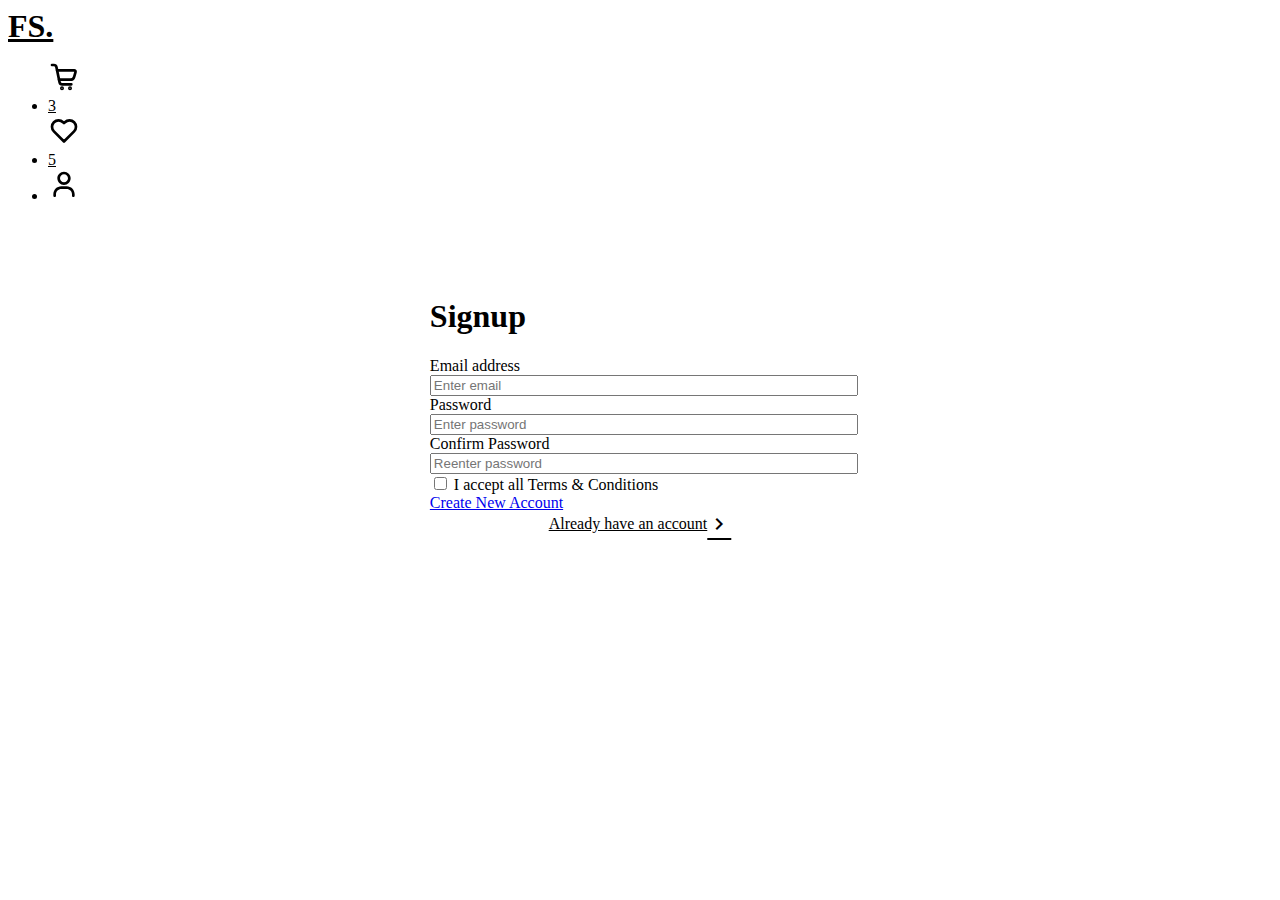
<file: pages/signup.html>
<!DOCTYPE html>
<html lang="en">
  <head>
    <meta charset="UTF-8" />
    <meta http-equiv="X-UA-Compatible" content="IE=edge" />
    <meta name="viewport" content="width=device-width, initial-scale=1.0" />
    <link
      rel="icon"
      href="data:image/svg+xml,<svg xmlns=%22http://www.w3.org/2000/svg%22 viewBox=%220 0 100 100%22><text y=%22.9em%22 font-size=%2290%22>📷</text></svg>"
    />
    <link
      href="https://fonts.googleapis.com/css?family=Material+Icons|Material+Icons+Outlined|Material+Icons+Two+Tone|Material+Icons+Round|Material+Icons+Sharp"
      rel="stylesheet"
    />
    <link
      rel="stylesheet"
      href="https://focus-ui.netlify.app/css/components.css"
    />
    <link rel="stylesheet" href="../css/signup.css" />
    <title>Signup | Focus Store</title>
  </head>
  <body>
    <nav class="navbar">
      <div class="logo">
        <a href="../index.html">FS.</a>
      </div>

      <ul role="list" class="links">
        <li>
          <a class="nav-link" href="./cart.html">
            <div class="icon-badge">
              <img
                class="icon"
                src="../assets/icons/cart.svg"
                alt="cart icon"
              />
              <div>3</div>
            </div>
          </a>
        </li>
        <li>
          <a class="nav-link" href="./wishlist.html">
            <div class="icon-badge">
              <img
                class="icon"
                src="../assets/icons/wishlist.svg"
                alt="wishlist"
              />
              <div>5</div>
            </div>
          </a>
        </li>
        <li>
          <a class="nav-link" href="./signup.html">
            <div class="icon-badge">
              <img
                class="icon"
                src="../assets/icons/user.svg"
                alt="user-profile icon"
              />
            </div>
          </a>
        </li>
      </ul>
    </nav>

    <div class="wrapper">
      <form class="form" action="">
        <h1 class="text-xl text-center m-xs-tb">Signup</h1>
        <label class="m-sm-t" for="email">
          Email address
          <input
            class="input m-xs-t"
            type="email"
            name="email"
            id="email"
            placeholder="Enter email"
            required
          />
        </label>
        <label class="m-sm-t" for="password">
          Password
          <input
            class="input m-xs-t"
            type="password"
            name="password"
            id="password"
            placeholder="Enter password"
            required
          />
        </label>
        <label class="m-sm-t" for="confirm-password">
          Confirm Password
          <input
            class="input m-xs-t"
            type="password"
            name="confirm-password"
            id="confirm-password"
            placeholder="Reenter password"
            required
          />
        </label>
        <label class="m-sm-t" for="t&c">
          <input type="checkbox" name="t&c" id="t&c" />
          <span class="text-sm">I accept all Terms & Conditions</span>
        </label>
        <a href="./login.html" class="btn btn-primary m-sm-tb"
          >Create New Account</a
        >
        <a class="form-link" href="./login.html">
          <span>Already have an account</span>
          <span class="material-icons-outlined"> chevron_right </span>
        </a>
      </form>
    </div>
  </body>
</html>
</file>
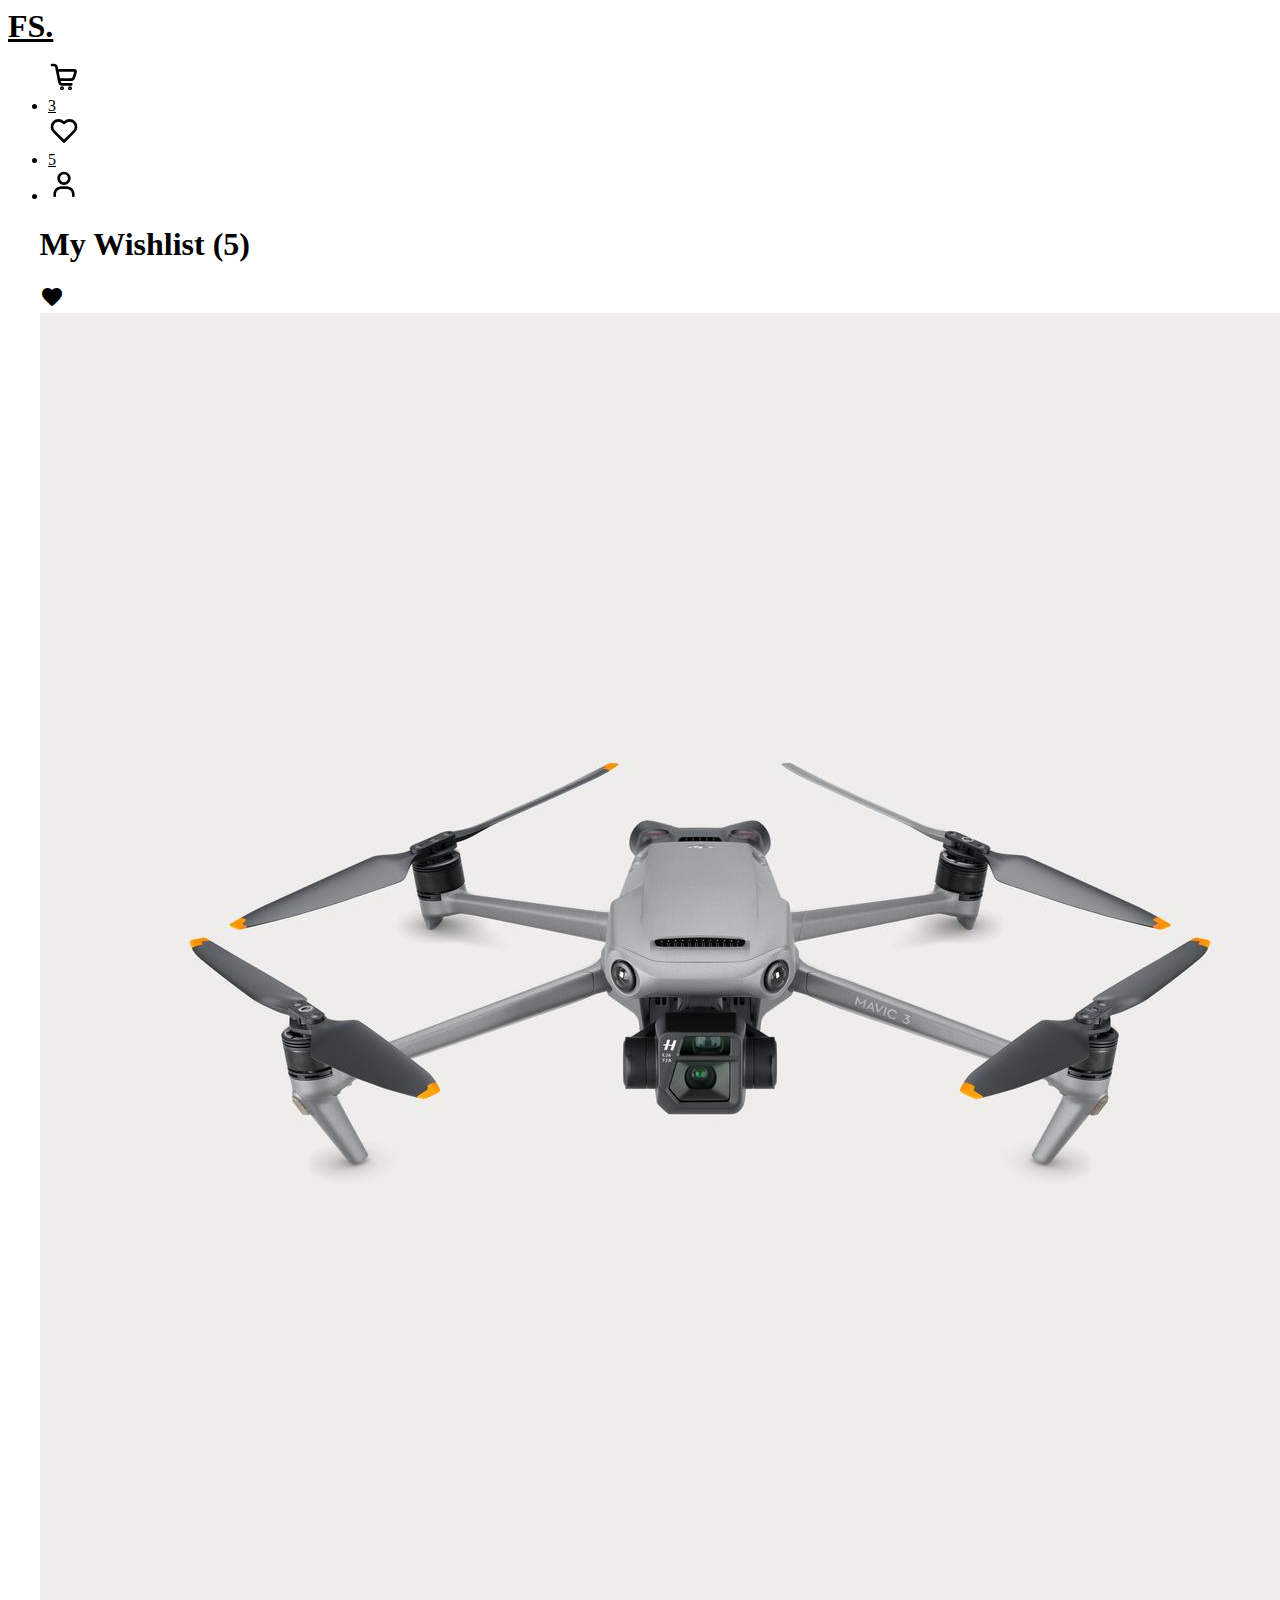
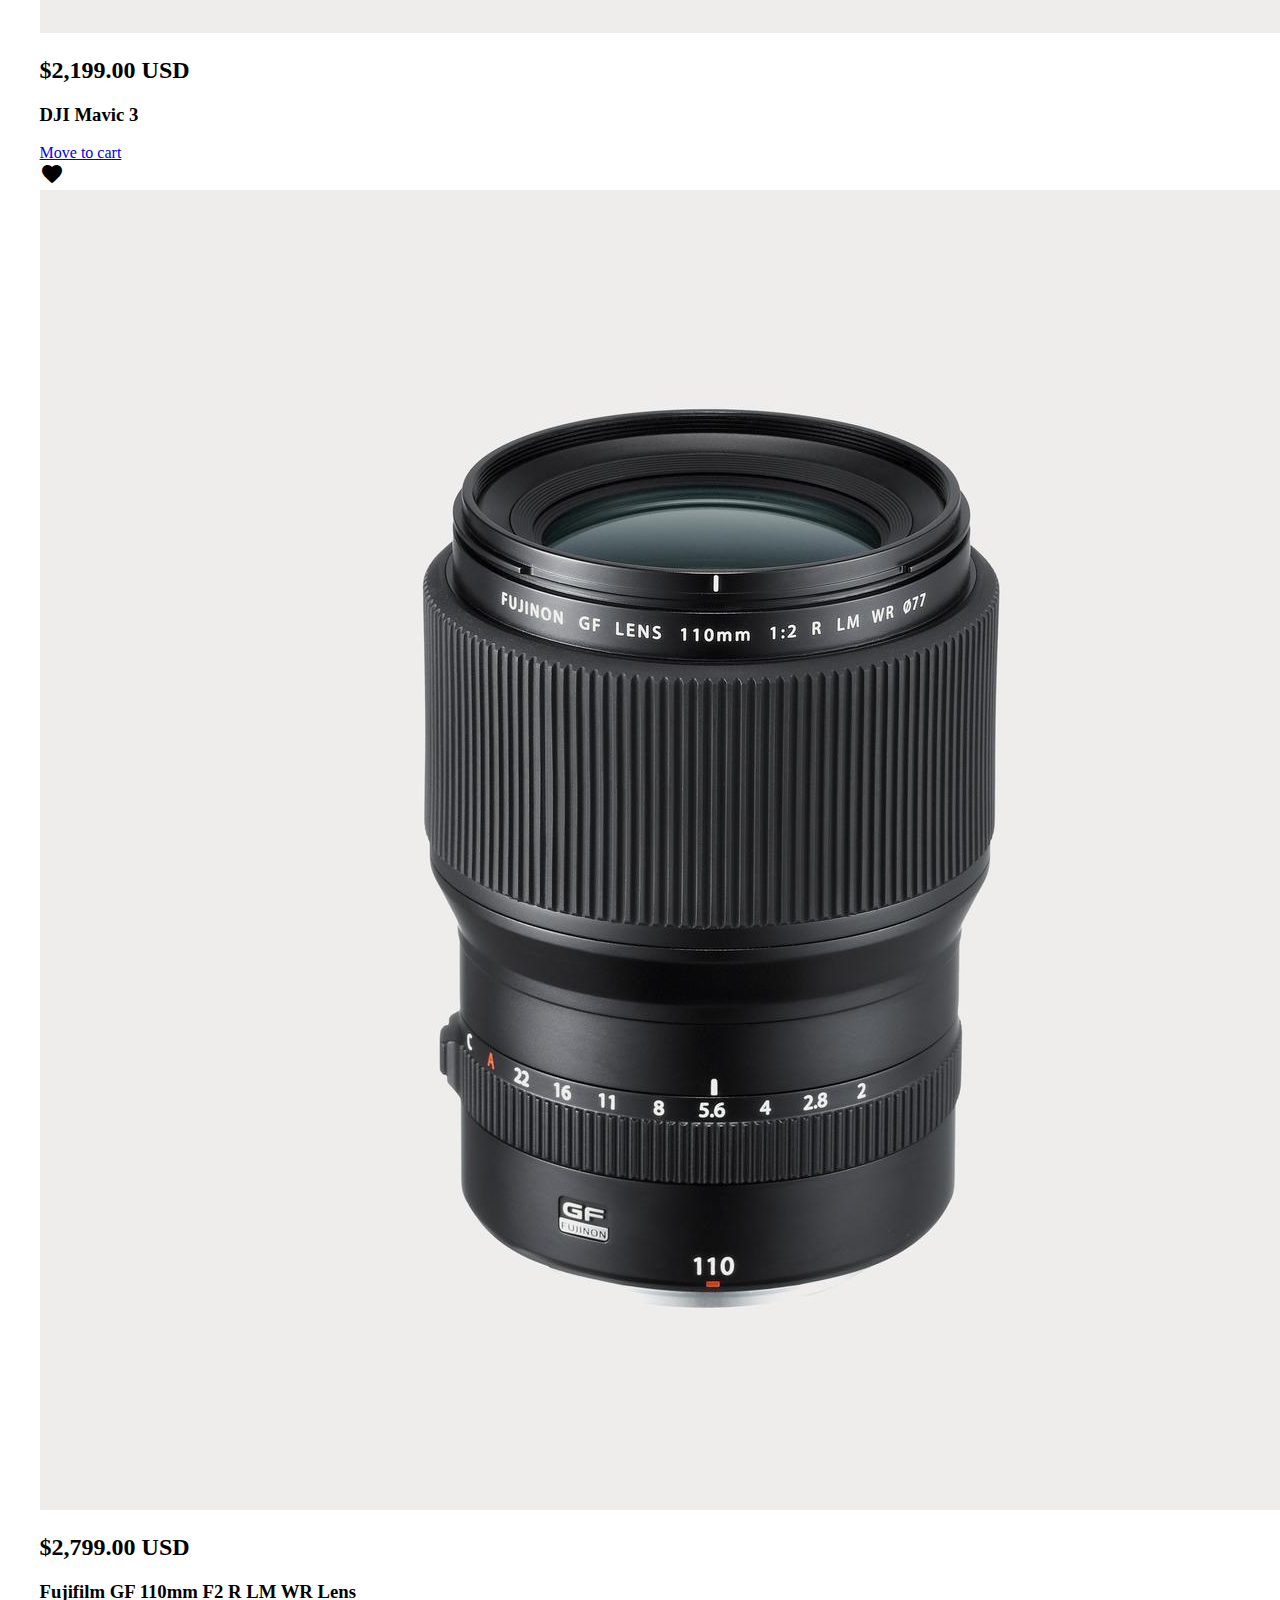
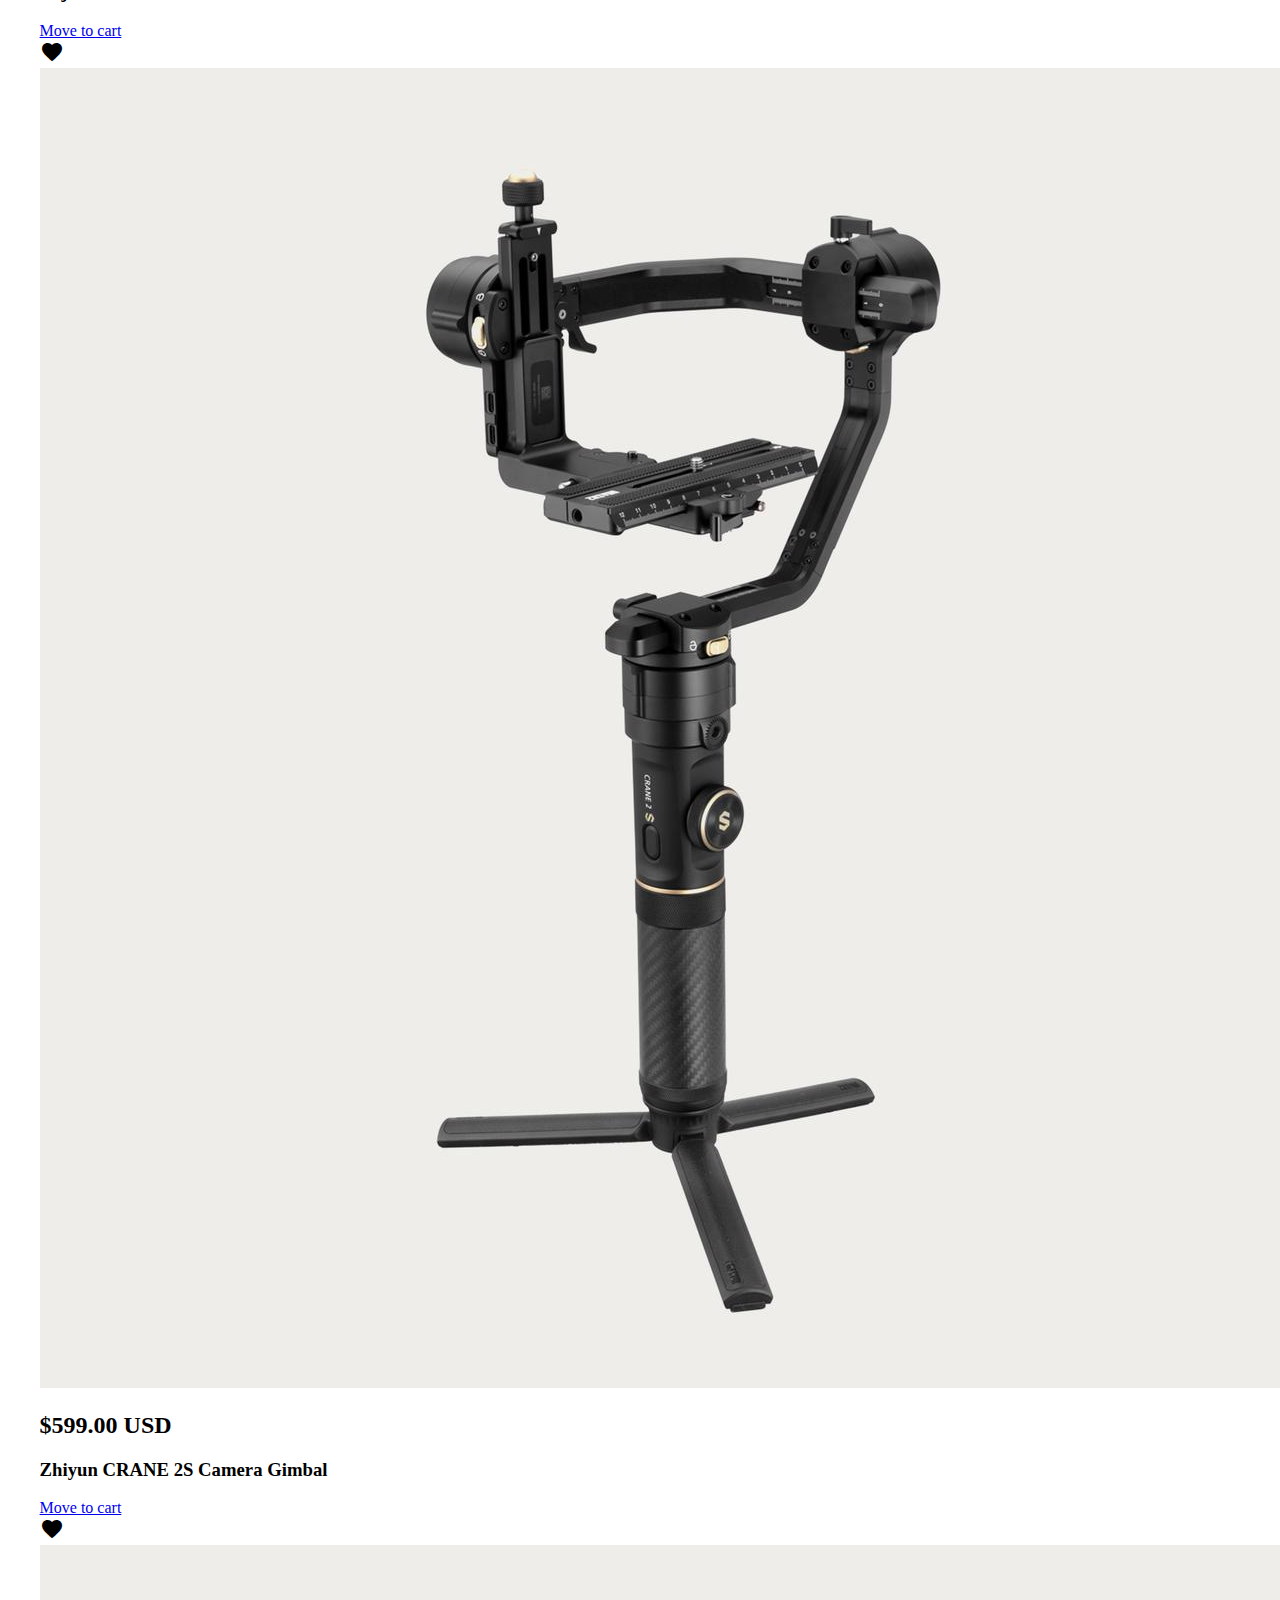
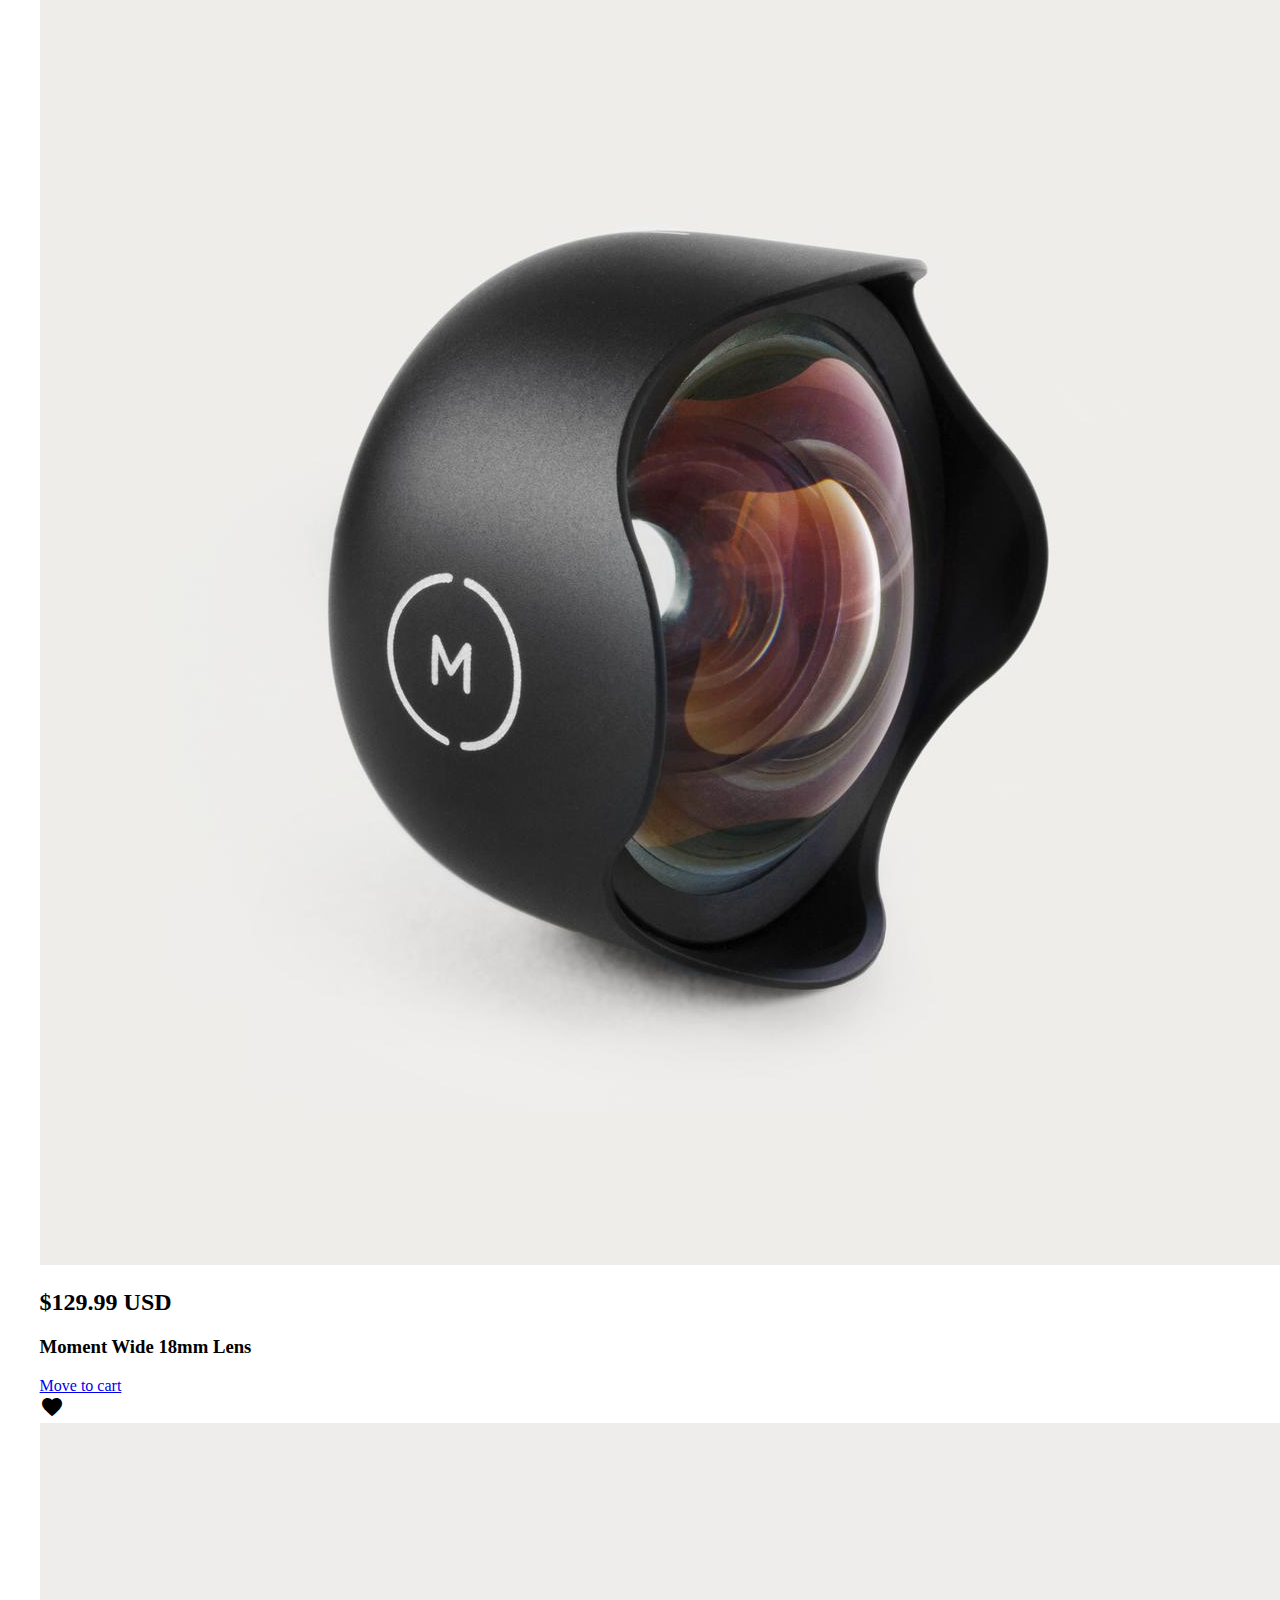
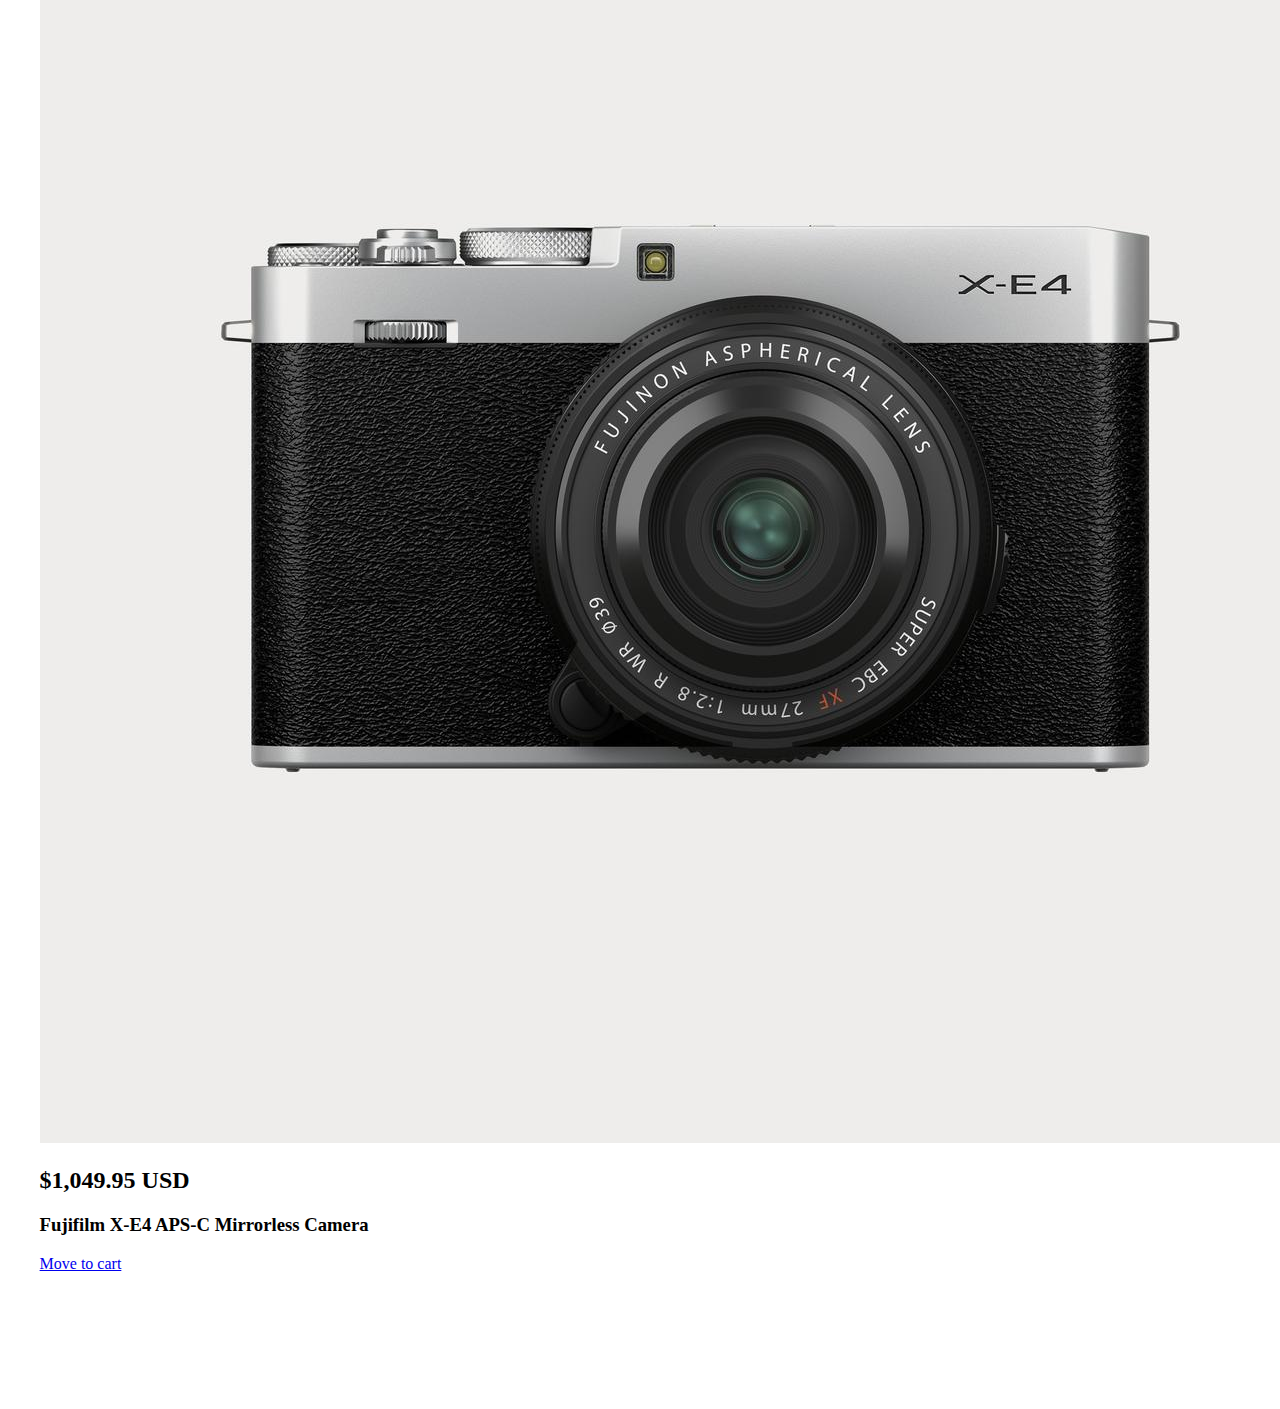
<file: pages/wishlist.html>
<!DOCTYPE html>
<html lang="en">
  <head>
    <meta charset="UTF-8" />
    <meta http-equiv="X-UA-Compatible" content="IE=edge" />
    <meta name="viewport" content="width=device-width, initial-scale=1.0" />
    <link
      rel="icon"
      href="data:image/svg+xml,<svg xmlns=%22http://www.w3.org/2000/svg%22 viewBox=%220 0 100 100%22><text y=%22.9em%22 font-size=%2290%22>📷</text></svg>"
    />
    <link
      href="https://fonts.googleapis.com/css?family=Material+Icons|Material+Icons+Outlined|Material+Icons+Two+Tone|Material+Icons+Round|Material+Icons+Sharp"
      rel="stylesheet"
    />
    <link
      rel="stylesheet"
      href="https://focus-ui.netlify.app/css/components.css"
    />
    <link rel="stylesheet" href="../css/wishlist.css" />
    <title>Wishlist | Focus Store</title>
  </head>
  <body>
    <nav class="navbar">
      <div class="logo">
        <a href="../index.html">FS.</a>
      </div>

      <ul role="list" class="links">
        <li>
          <a class="nav-link" href="./cart.html">
            <div class="icon-badge">
              <img
                class="icon"
                src="../assets/icons/cart.svg"
                alt="cart icon"
              />
              <div>3</div>
            </div>
          </a>
        </li>
        <li>
          <a class="nav-link" href="./wishlist.html">
            <div class="icon-badge">
              <img
                class="icon"
                src="../assets/icons/wishlist.svg"
                alt="wishlist"
              />
              <div>5</div>
            </div>
          </a>
        </li>
        <li>
          <a class="nav-link" href="./signup.html">
            <div class="icon-badge">
              <img
                class="icon"
                src="../assets/icons/user.svg"
                alt="user-profile icon"
              />
            </div>
          </a>
        </li>
      </ul>
    </nav>

    <div class="wrapper">
      <main class="main-content">
        <h1 class="text-lg text-center m-xl-tb">My Wishlist (5)</h1>
        <div class="grid-container auto">
          <div class="card">
            <span class="material-icons-outlined card-icon-like">
              favorite
            </span>
            <div class="card-header m-xs-tb">
              <img
                class="card-img m-xs-tb"
                src="../assets/product/drones/DJI-Mavic-3.jpeg"
                alt="..."
              />
            </div>
            <div class="card-body m-xs-tb">
              <h2 class="item-price m-xs-tb">$2,199.00 USD</h2>
              <h3 class="card-title m-xs-tb">DJI Mavic 3</h3>
            </div>
            <div class="card-footer m-xs-tb">
              <a class="btn btn-primary card-btn" href="#">Move to cart</a>
            </div>
          </div>

          <div class="card">
            <span class="material-icons-outlined card-icon-like">
              favorite
            </span>
            <div class="card-header m-xs-tb">
              <img
                class="card-img m-xs-tb"
                src="../assets/product/lenses/Fujifilm-GF-110mm-F2-R.jpeg"
                alt="..."
              />
            </div>
            <div class="card-body m-xs-tb">
              <h2 class="item-price m-xs-tb">$2,799.00 USD</h2>
              <h3 class="card-title m-xs-tb">
                Fujifilm GF 110mm F2 R LM WR Lens
              </h3>
            </div>
            <div class="card-footer m-xs-tb">
              <a class="btn btn-primary card-btn" href="#">Move to cart</a>
            </div>
          </div>
          <div class="card">
            <span class="material-icons-outlined card-icon-like">
              favorite
            </span>
            <div class="card-header m-xs-tb">
              <img
                class="card-img m-xs-tb"
                src="../assets/product/gimbals/Zhiyun-CRANE-2S.jpeg"
                alt="..."
              />
            </div>
            <div class="card-body m-xs-tb">
              <h2 class="item-price m-xs-tb">$599.00 USD</h2>
              <h3 class="card-title m-xs-tb">Zhiyun CRANE 2S Camera Gimbal</h3>
            </div>
            <div class="card-footer m-xs-tb">
              <a class="btn btn-primary card-btn" href="#">Move to cart</a>
            </div>
          </div>
          <div class="card">
            <span class="material-icons-outlined card-icon-like">
              favorite
            </span>
            <div class="card-header m-xs-tb">
              <img
                class="card-img m-xs-tb"
                src="../assets/product/lenses/Moment-Wide-18mm-Lens.jpeg"
                alt="..."
              />
            </div>
            <div class="card-body m-xs-tb">
              <h2 class="item-price m-xs-tb">$129.99 USD</h2>
              <h3 class="card-title m-xs-tb">Moment Wide 18mm Lens</h3>
            </div>
            <div class="card-footer m-xs-tb">
              <a class="btn btn-primary card-btn" href="#">Move to cart</a>
            </div>
          </div>
          <div class="card">
            <span class="material-icons-outlined card-icon-like">
              favorite
            </span>
            <div class="card-header m-xs-tb">
              <img
                class="card-img m-xs-tb"
                src="../assets/product/cameras/fujifilm-X-E4.jpeg"
                alt="..."
              />
            </div>
            <div class="card-body m-xs-tb">
              <h2 class="item-price m-xs-tb">$1,049.95 USD</h2>
              <h3 class="card-title m-xs-tb">
                Fujifilm X-E4 APS-C Mirrorless Camera
              </h3>
            </div>
            <div class="card-footer m-xs-tb">
              <a class="btn btn-primary card-btn" href="#">Move to cart</a>
            </div>
          </div>
        </div>
      </main>
    </div>

    <script src="../scripts/filter.js"></script>
  </body>
</html>
</file>
<file: css/home.css>
@import url(./shared/navbar.css);
@import url(./shared/wrapper.css);

.hero-section {
  max-height: 70vh;
  margin: 2rem 0;
  border-radius: var(--br-sm);
  position: relative;
  overflow: hidden;
}

.overlay {
  position: absolute;
  top: 0;
  left: 0;
  width: 100%;
  height: 100%;
  background: linear-gradient(0deg, #00000088 30%, #ffffff44 100%);
  display: flex;
  flex-direction: column;
  justify-content: center;
  align-items: center;
  text-align: center;
  color: var(--white);
}

.hero-title,
.hero-description {
  margin: 0.5rem 0rem;
}

.hero-title {
  line-height: 1.2rem;
}

.hero-description {
  letter-spacing: 1.05px;
  font-size: 1.2rem;
  font-weight: 300;
}

.category-card {
  overflow: hidden;
  position: relative;
  width: 100%;
  max-height: 20rem;
  border-radius: var(--br-sm);
  cursor: pointer;
  transition: transform 300ms ease;
}

.category-card img {
  width: 100%;
  height: 100%;
  object-fit: cover;
}

.category-card:hover {
  transform: scale(1.04);
}

@media screen and (min-width: 768px) {
  .hero-title,
  .hero-description {
    margin: 1rem 0rem;
  }

  .hero-title {
    font-size: 2.5rem;
  }

  .hero-description {
    font-size: 1.4rem;
  }
}
</file>
<file: css/product.css>
@import url(./shared/navbar.css);
@import url(./shared/wrapper.css);

.filter-mobile {
  border: 1px solid var(--black);
  position: fixed;
  bottom: 0.5rem;
  width: 95%;
  background-color: #fff;
  z-index: 1;
}

.filter-header,
.filter-header > div {
  display: flex;
  align-items: center;
}

.filter-header {
  background-color: var(--gray);
  color: var(--white);
  justify-content: space-between;
  padding: 0.5rem 1.5rem;
}

.icon-filter {
  margin-right: 0.5rem;
}

.icon-expand {
  cursor: pointer;
  transition: transform 100ms ease;
}

.filter-body {
  height: 0;
  overflow: hidden;
}

.filter-section {
  padding: 1rem 2rem;
}

.filter-section label {
  display: block;
  margin: 0.5rem 0rem;
}

.filter-body input {
  margin-right: 0.5rem;
}

.reveal-filter-tray {
  height: min-content;
}

.toggle-expand {
  transform: rotate(180deg);
}

.main-wrapper {
  display: flex;
}

.sidebar-filter {
  flex-basis: 20rem;
  display: none;
}

.filter-controls {
  display: flex;
  justify-content: flex-end;
  align-items: center;
  padding: 1rem;
}

.sidebar-filter .filter-section {
  padding-left: 0;
}

.main-content {
  flex-grow: 1;
  padding-bottom: 8rem;
}

.slider {
  width: 100%;
}

.slider-range {
  display: flex;
  justify-content: space-between;
  align-items: center;
}

@media screen and (min-width: 600px) {
  .filter-mobile {
    display: none;
  }

  .filter-controls {
    justify-content: space-between;
    padding: 0 0.5rem 0 0;
  }

  .sidebar-filter {
    display: block;
  }
}
</file>
<file: css/cart.css>
@import url(./shared/navbar.css);
@import url(./shared/wrapper.css);

.main-content {
  padding: 1rem 0;
}

.content-wrapper {
  display: flex;
  flex-direction: column;
  gap: 2rem;
  padding-bottom: 4rem;
}

.cart-items {
  flex-grow: 1;
}

.cart-details {
  flex-basis: 20rem;
}

.product-qty-controls {
  display: flex;
  justify-content: space-between;
  align-items: center;
}

.qty {
  border: 2px solid var(--gray);
  border-radius: var(--br);
  text-align: center;
  flex-grow: 1;
  padding: 0.5rem;
  margin: 0 1rem;
}

.cart-details {
  flex-basis: 20rem;
}

.cart-detail-card {
  box-shadow: var(--shadow);
  border-radius: var(--br-lg);
  padding: 1rem 2rem;
}

.cart-detail-card .btn {
  width: 100%;
}

.cart-detail-card h2 {
  border-bottom: 1px solid var(--gray);
  border-top: 1px solid var(--gray);
  padding: 0.5rem 0;
}

.cart-detail-card div,
.cart-detail-card h2 {
  display: flex;
  justify-content: space-between;
  align-items: center;
}

@media screen and (min-width: 1024px) {
  .content-wrapper {
    flex-direction: row;
  }
}
</file>
<file: css/login.css>
@import url(./shared/navbar.css);
@import url(./shared/wrapper.css);
@import url(./shared/form.css);
</file>
<file: css/signup.css>
@import url(./shared/navbar.css);
@import url(./shared/wrapper.css);
@import url(./shared/form.css);
</file>
<file: css/wishlist.css>
@import url(./shared/navbar.css);
@import url(./shared/wrapper.css);

.main-content {
  padding-bottom: 8rem;
}

.card-icon-like {
  color: var(--clr-accent-500);
}
</file>
